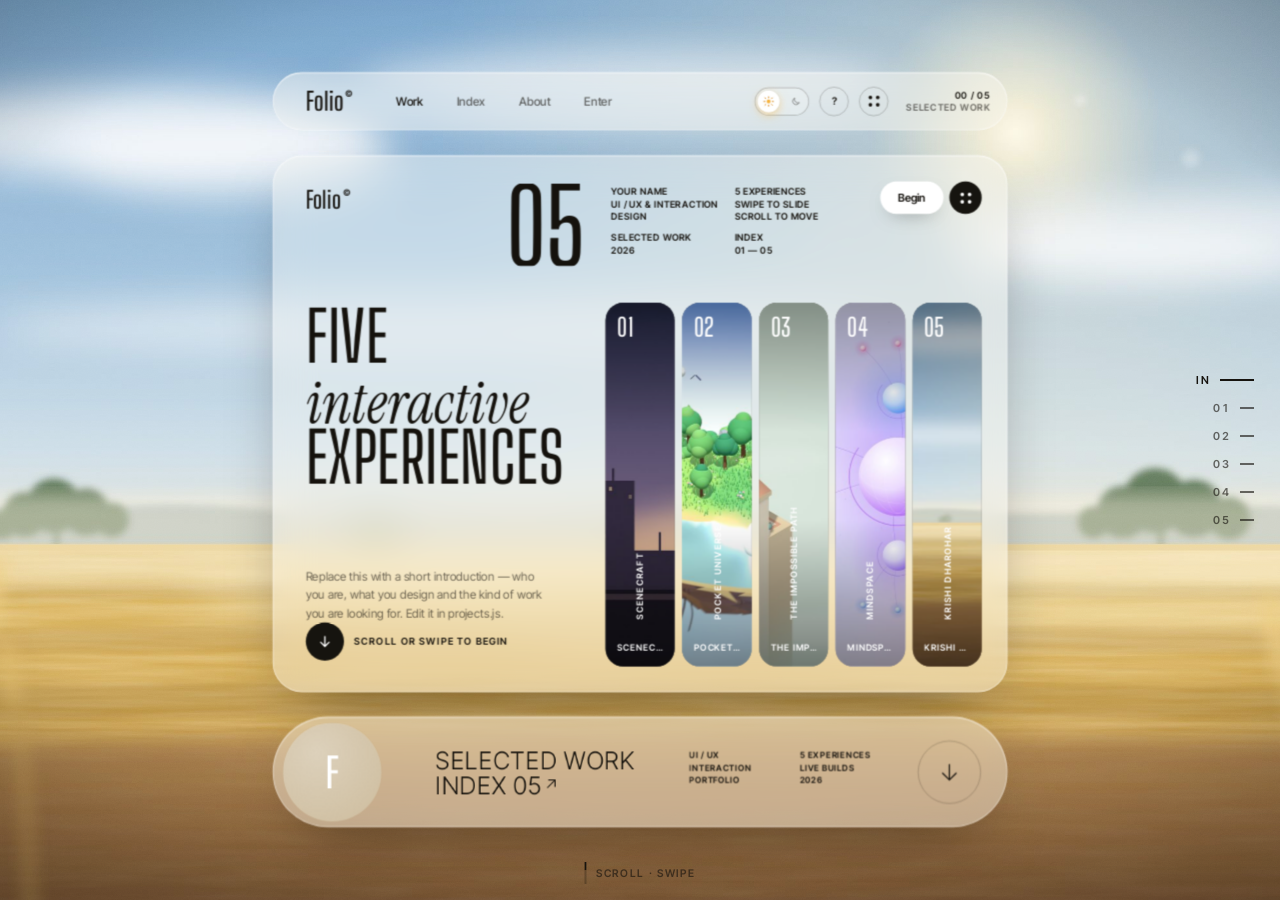
<file: index.html>
<!DOCTYPE html>
<html lang="en">
<head>
<meta charset="utf-8">
<meta name="viewport" content="width=device-width,initial-scale=1">
<title>Folio — Five Interactive Experiences</title>
<meta name="description" content="A UI/UX portfolio of five interactive experiences.">
<link rel="preconnect" href="https://fonts.googleapis.com">
<link rel="preconnect" href="https://fonts.gstatic.com" crossorigin>
<link rel="stylesheet" href="https://fonts.googleapis.com/css2?family=Big+Shoulders+Display:wght@300;400;500;600&family=Inter+Tight:wght@300;400;500;600&family=Instrument+Serif:ital@0;1&display=swap">
<style>
/* =====================================================================
   Layout is drawn on a 1000 × 1029 canvas whose proportions are measured
   from the reference composition (nav · showcase panel · strip), then
   scaled to fit the screen. Below 760px wide a fluid mobile layout is used.
   ===================================================================== */
:root{
  --ease: cubic-bezier(.65,.05,.25,1);
  --ease-out: cubic-bezier(.16,1,.3,1);
  --ink:#15120d; --ink2:rgba(21,18,13,.6); --ink3:rgba(21,18,13,.4);
  --glass: rgba(251,248,241,.44);
  --glass-line: rgba(255,255,255,.62);
  --on:#16130e; --on2:rgba(22,19,14,.62); --on-line:rgba(22,19,14,.28);
  --dark:#16140f;
  --sans:"Inter Tight",system-ui,-apple-system,"Segoe UI",sans-serif;
  --num:"Big Shoulders Display","Inter Tight",sans-serif;
  --serif:"Instrument Serif",Georgia,serif;
  --mx:0; --my:0;
}
*{box-sizing:border-box;margin:0;padding:0}
html,body{height:100%;overflow:hidden;background:#17130e;color:var(--ink);font-family:var(--sans);-webkit-font-smoothing:antialiased}
button{font:inherit;color:inherit;background:none;border:0;cursor:pointer}
img{display:block}
body{opacity:0;transition:opacity .7s ease}
body.night{--glass: rgba(224,228,238,.40);--glass-line: rgba(255,255,255,.30);--on:#fff;--on2:rgba(255,255,255,.72);--on-line:rgba(255,255,255,.6)}
.glass,.nav *,.strip *,.rail button{transition-property:background-color,color,border-color,opacity,transform;transition-duration:.9s}
.dn{position:absolute;inset:0;background-size:cover;background-position:center;transition:opacity 1.5s var(--ease)}
body.night .dn.d{opacity:0}
body:not(.night) .dn.n{opacity:0}
body.no-tr .dn,body.no-tr .glass,body.no-tr .nav *,body.no-tr .strip *{transition:none !important}
body.ready{opacity:1}
:focus-visible{outline:2px solid #fff;outline-offset:3px;border-radius:10px}

/* ---------- environment ---------- */
.env{position:fixed;inset:0;z-index:0;overflow:hidden;background:#17130e}
.env-layer{position:absolute;inset:-4%;opacity:0;transform:translate(calc(var(--mx) * -14px), calc(var(--my) * -10px))}
.env-layer.on{opacity:1}
.env-layer .img{position:absolute;inset:0;transition:filter 1.3s var(--ease);animation:kb 46s ease-in-out infinite alternate}
@keyframes kb{from{transform:scale(1.03) translateX(-1%)}to{transform:scale(1.12) translate(1.2%,-1%)}}
.env-shade{position:absolute;inset:0;background:radial-gradient(130% 100% at 50% 45%,rgba(0,0,0,0) 45%,rgba(14,9,4,.55) 100%);pointer-events:none}
.env-grain{position:absolute;inset:0;pointer-events:none;opacity:.32;mix-blend-mode:overlay;background-image:url("data:image/svg+xml,%3Csvg xmlns='http://www.w3.org/2000/svg' width='160' height='160'%3E%3Cfilter id='n'%3E%3CfeTurbulence type='fractalNoise' baseFrequency='.85' numOctaves='2' stitchTiles='stitch'/%3E%3CfeColorMatrix values='0 0 0 0 .5 0 0 0 0 .5 0 0 0 0 .5 0 0 0 .5 0'/%3E%3C/filter%3E%3Crect width='160' height='160' filter='url(%23n)'/%3E%3C/svg%3E")}

/* ---------- cover + scaled canvas ---------- */
.cover{position:fixed;inset:0;z-index:2;touch-action:none;user-select:none;-webkit-user-select:none}
.stage{position:absolute;left:50%;top:50%;width:1000px;height:1029px;transform-origin:50% 50%}
.glass{background:var(--glass);border:1.5px solid var(--glass-line);
  -webkit-backdrop-filter:blur(26px) saturate(115%);backdrop-filter:blur(26px) saturate(115%);
  box-shadow:inset 0 1.5px 0 rgba(255,255,255,.32),0 40px 90px -40px rgba(14,8,2,.55)}
.label{font-size:14.5px;font-weight:600;letter-spacing:.06em;text-transform:uppercase;line-height:21px}

/* nav — measured: 1000 × 79 */
.nav{position:absolute;left:0;top:0;width:1000px;height:79px;border-radius:80px;display:flex;align-items:center;padding:0 22px 0 44px}
.brand{font-family:var(--num);font-weight:600;font-size:34px;letter-spacing:.02em;line-height:1;color:var(--on)}
.brand sup,.mark sup{font-family:var(--sans);font-size:12px;font-weight:600;vertical-align:top;margin-left:2px}
.nav-links{display:flex;gap:46px;margin-left:58px}
.nav-links button{font-size:16px;font-weight:500;color:var(--on2)}
.nav-links button:hover,.nav-links button.on{color:var(--on)}
.nav-r{margin-left:auto;display:flex;align-items:center;gap:14px;color:var(--on)}
.nav-ic{width:40px;height:40px;border-radius:50%;border:1.5px solid var(--on-line);display:grid;place-items:center;font-size:14px;font-weight:600}
.nav-ic:hover{background:rgba(255,255,255,.22)}
.nav .dots4 i{background:var(--on)}
/* day / night switch */
.dnsw{position:relative;width:74px;height:38px;border-radius:38px;border:1.5px solid var(--on-line);background:rgba(255,255,255,.22);display:flex;align-items:center;justify-content:space-between;padding:0 9px;color:var(--on)}
.dnsw .ic{width:16px;height:16px;opacity:.55;display:grid;place-items:center}
.dnsw .knob{position:absolute;left:3px;top:3px;width:30px;height:30px;border-radius:50%;display:grid;place-items:center;background:#fff;box-shadow:0 0 0 1px rgba(0,0,0,.04),0 4px 14px -2px rgba(255,190,80,.7);transition:transform .7s var(--ease),background-color .7s,box-shadow .7s}
.dnsw .knob svg{position:absolute;transition:opacity .5s,transform .7s var(--ease)}
.dnsw .knob .s{opacity:1;transform:rotate(0)}.dnsw .knob .m{opacity:0;transform:rotate(-90deg) scale(.6)}
body.night .dnsw .knob{transform:translateX(36px);background:#1c2440;box-shadow:0 0 0 1px rgba(255,255,255,.1),0 4px 16px -2px rgba(150,180,255,.6)}
body.night .dnsw .knob .s{opacity:0;transform:rotate(90deg) scale(.6)}body.night .dnsw .knob .m{opacity:1;transform:none}
.dnsw:hover{background:rgba(255,255,255,.34)}
.dnlabel{position:absolute;top:100%;left:50%;transform:translate(-50%,8px);font-size:10px;font-weight:600;letter-spacing:.14em;text-transform:uppercase;white-space:nowrap;opacity:0;pointer-events:none;transition:opacity .3s}
.dnsw:hover .dnlabel{opacity:.8}
@media (hover:none){.dnlabel{display:none}}
.nav-txt{text-align:right;font-size:12.5px;font-weight:600;letter-spacing:.08em;text-transform:uppercase;line-height:16px;margin-left:10px}
.nav-txt .c{font-variant-numeric:tabular-nums}
.nav-txt .m{opacity:.6}

/* panel — measured: top 113, 1000 × 731 */
.panel{position:absolute;left:0;top:113px;width:1000px;height:731px;border-radius:40px;overflow:hidden}
.scene{position:absolute;inset:0}
.mark{position:absolute;left:44px;top:44px;font-family:var(--num);font-weight:600;font-size:32px;letter-spacing:.02em;color:var(--ink);line-height:1}
.bignum{position:absolute;left:316px;top:38px;height:112px;overflow:hidden;font-family:var(--num);font-weight:500;font-size:142px;line-height:.82;letter-spacing:-.01em;color:var(--ink);display:flex}
.bignum span{display:block}
.col{position:absolute;top:40px;color:var(--ink)}
.col.c1{left:460px;width:160px}.col.c2{left:628px;width:170px}
.col .label{font-size:12.5px;line-height:17px;letter-spacing:.04em}
.col .gap{height:12px}
.acts{position:absolute;right:34px;top:35px;display:flex;gap:8px}
.btn-w{height:44px;padding:0 24px;border-radius:44px;background:#fff;color:var(--ink);font-size:15px;font-weight:600;box-shadow:0 10px 26px -12px rgba(0,0,0,.35);transition:transform .35s var(--ease-out)}
.btn-w:hover{transform:translateY(-2px)}
.btn-c{width:44px;height:44px;border-radius:50%;background:var(--dark);display:grid;place-items:center;transition:transform .35s var(--ease-out)}
.btn-c:hover{transform:scale(1.07)}
.dots4{display:grid;grid-template-columns:repeat(2,5px);gap:5px}.dots4 i{width:5px;height:5px;border-radius:50%;background:#fff}

/* supporting card — measured: (62,222) 218 × 341 + pill 218 × 39 */
.support{position:absolute;left:62px;top:222px;width:218px;height:341px;border-radius:28px;overflow:hidden;cursor:pointer;background:#cbb998}
.support .it{position:absolute;inset:0}
.support img{position:absolute;inset:0;width:100%;height:100%;object-fit:cover;object-position:50% 30%;transition:transform 1.2s var(--ease-out)}
.support:hover img{transform:scale(1.05)}
.support .sh{position:absolute;inset:0;background:linear-gradient(180deg,rgba(0,0,0,.42),rgba(0,0,0,0) 40%,rgba(0,0,0,0) 72%,rgba(0,0,0,.18))}
.support .cap{position:absolute;left:20px;top:20px;color:#fff}
.support .cap b{display:block;font-family:var(--num);font-weight:600;font-size:38px;line-height:.92;letter-spacing:.02em;text-transform:uppercase}
.support .cap span{font-size:12px;font-weight:600;letter-spacing:.12em;text-transform:uppercase}
.support .zm{position:absolute;right:14px;bottom:14px;width:48px;height:48px;border-radius:50%;background:var(--dark);display:grid;place-items:center;transition:transform .35s var(--ease-out)}
.support:hover .zm{transform:scale(1.08)}
.support.ph{background:rgba(255,255,255,.2);border:1.5px dashed rgba(21,18,13,.2)}
.spill{position:absolute;left:62px;top:583px;width:218px;height:39px;border-radius:40px;background:rgba(255,255,255,.62);display:flex;align-items:center;gap:10px;padding:0 14px 0 5px;white-space:nowrap;font-size:10.5px;font-weight:600;letter-spacing:.1em;text-transform:uppercase;overflow:hidden}
.spill .ic{width:30px;height:30px;border-radius:50%;background:#fff;display:grid;place-items:center;flex-shrink:0}
.spill .v{margin-left:auto;color:var(--ink3)}
.spill .it{display:flex;align-items:center;gap:10px;width:100%}

/* hero — measured: (301,222) to the panel's bottom-right corner, 699 × 509 */
.hero{position:absolute;left:301px;top:222px;right:0;bottom:0;border-radius:28px 0 0 0;overflow:hidden;cursor:grab;background:#b9a27f}
.cover.dragging .hero{cursor:grabbing}
.hbg{position:absolute;inset:-3%;background-size:cover;background-position:center;transition:filter 1.3s var(--ease);transform:translate(calc(var(--mx) * -10px), calc(var(--my) * -6px)) scale(1.04)}
.hbg::after{content:"";position:absolute;inset:0;background:linear-gradient(180deg,rgba(20,14,6,.34),rgba(20,14,6,0) 30%),radial-gradient(110% 90% at 46% 42%,rgba(0,0,0,0) 45%,rgba(16,9,2,.3) 100%)}
.mound{position:absolute;left:12%;width:62%;bottom:-62px;height:150px;border-radius:50%;background:radial-gradient(closest-side,rgba(92,62,32,.9),rgba(92,62,32,.55) 55%,rgba(92,62,32,0));filter:blur(4px);transform:translateX(calc(var(--mx) * -4px))}
.hlabel{position:absolute;left:34px;top:30px;color:#fff;z-index:4;text-shadow:0 1px 16px rgba(0,0,0,.28);overflow:hidden}
.hlabel b{display:block;font-family:var(--num);font-weight:600;font-size:40px;line-height:.9;letter-spacing:.02em}
.hlabel .it span{display:block;font-size:12.5px;font-weight:600;letter-spacing:.12em;text-transform:uppercase;margin-top:4px}
.prog{position:absolute;left:503px;width:163px;top:28px;height:2px;display:flex;gap:5px;z-index:4}
.prog i{flex:1;height:2px;background:rgba(255,255,255,.32);position:relative;overflow:hidden;border-radius:2px}
.prog i b{position:absolute;inset:0;width:0;background:#fff}
.prog i.done b{width:100%}

.sphere-wrap{position:absolute;left:96px;top:46px;width:430px;height:430px;z-index:2;transform:translate(calc(var(--mx) * 8px), calc(var(--my) * 6px))}
.sphere{position:absolute;inset:0;border-radius:50%;overflow:hidden;
  background:radial-gradient(circle at 50% 60%,rgba(255,255,255,0) 56%,rgba(255,255,255,.12) 70%,rgba(255,255,255,.42) 97%);
  box-shadow:inset 0 0 0 1.5px rgba(255,255,255,.45),inset -18px -24px 50px rgba(255,255,255,.16),inset 14px 18px 40px rgba(40,25,10,.12),0 40px 60px -30px rgba(30,16,4,.45);
  -webkit-backdrop-filter:blur(.6px) saturate(118%) brightness(1.04);backdrop-filter:blur(.6px) saturate(118%) brightness(1.04)}
.sphere .objs{position:absolute;inset:0}
.sphere .objs .it{position:absolute;inset:0;display:grid;place-items:center}
.sphere .glare{position:absolute;inset:0;border-radius:50%;pointer-events:none;z-index:3;
  background:radial-gradient(ellipse 34% 22% at 30% 22%,rgba(255,255,255,.55),rgba(255,255,255,0) 70%),
             radial-gradient(ellipse 18% 9% at 70% 84%,rgba(255,255,255,.35),rgba(255,255,255,0) 70%),
             linear-gradient(140deg,rgba(255,255,255,.12),rgba(255,255,255,0) 40%,rgba(255,255,255,0) 70%,rgba(255,255,255,.1))}
.sphere-wrap .wob{position:absolute;inset:0}
.device{position:relative;width:189px;height:336px;border-radius:24px;padding:6px;background:#100d09;box-shadow:0 30px 50px -22px rgba(10,5,0,.7),0 0 0 1px rgba(255,255,255,.08) inset}
.device.land{width:338px;height:216px;border-radius:18px;padding:5px}
.device.land .screen{border-radius:13px}
.device .screen{position:relative;width:100%;height:100%;border-radius:18px;overflow:hidden;background:#f4ead6}
.device .screen img{position:absolute;inset:0;width:100%;height:100%;object-fit:cover}
.device .screen iframe{position:absolute;left:0;top:0;border:0;transform-origin:0 0;pointer-events:none;opacity:0;transition:opacity .6s ease}
.device .screen iframe.on{opacity:1}
.ghostnum{font-family:var(--num);font-weight:300;font-size:210px;line-height:.8;color:rgba(255,255,255,.55)}

.bub{position:absolute;border-radius:50%;z-index:3;pointer-events:none;
  background:radial-gradient(circle at 34% 30%,rgba(255,255,255,.75) 0,rgba(255,255,255,.18) 14%,rgba(255,255,255,0) 32%),radial-gradient(circle at 50% 55%,rgba(255,255,255,0) 52%,rgba(255,255,255,.2) 72%,rgba(255,255,255,.6) 97%);
  box-shadow:inset 0 0 0 1px rgba(255,255,255,.45),0 14px 24px -14px rgba(30,16,4,.4);
  -webkit-backdrop-filter:blur(.5px) brightness(1.06);backdrop-filter:blur(.5px) brightness(1.06)}
.bub-p{position:absolute;z-index:3;pointer-events:none;transform:translate(calc(var(--mx) * var(--z) * 1px), calc(var(--my) * var(--z) * 1px))}
@keyframes float{from{transform:translateY(-9px)}to{transform:translateY(9px)}}
.bub-p .bub{position:relative}
.bf{animation:float var(--d,8s) ease-in-out infinite alternate;animation-delay:var(--dl,0s)}

.chip{position:absolute;left:28px;top:214px;z-index:5;height:38px;display:flex;align-items:center;gap:12px;padding:0 5px 0 14px;border-radius:40px;background:rgba(36,30,22,.56);-webkit-backdrop-filter:blur(14px);backdrop-filter:blur(14px);color:#fff;border:1px solid rgba(255,255,255,.16);transform:translate(calc(var(--mx) * 12px), calc(var(--my) * 8px));overflow:hidden}
.chip .it{display:flex;align-items:center;gap:12px}
.chip .t{font-size:10.5px;font-weight:600;letter-spacing:.1em;text-transform:uppercase;line-height:1.25;white-space:nowrap}
.chip .t small{display:block;font-size:9.5px;letter-spacing:.02em;text-transform:none;font-weight:500;opacity:.7}
.chip .v{font-size:12px;font-weight:600;font-variant-numeric:tabular-nums}
.chip .d{width:28px;height:28px;border-radius:50%;background:rgba(255,255,255,.16);display:grid;place-items:center}
.chip .d i{width:9px;height:9px;border-radius:50%;background:#fff}

.cta{position:absolute;right:22px;bottom:22px;z-index:5;display:flex;align-items:center;gap:6px}
.cta .l{height:44px;padding:0 20px;border-radius:44px;background:var(--dark);color:#fff;font-size:14px;font-weight:600;display:flex;align-items:center;transition:background .25s}
.cta .p{width:44px;height:44px;border-radius:50%;background:var(--dark);display:grid;place-items:center;transition:transform .35s var(--ease-out),background .25s}
.cta:hover .l,.cta:hover .p{background:#000}.cta:hover .p{transform:rotate(90deg)}
.native{position:absolute;left:34px;bottom:30px;z-index:4;color:#fff;font-family:var(--serif);font-style:italic;font-size:30px;text-shadow:0 1px 16px rgba(0,0,0,.35);overflow:hidden}

/* intro scene */
.intro .ititle{position:absolute;left:44px;top:206px;font-family:var(--num);font-weight:500;font-size:94px;line-height:.86;letter-spacing:.005em;text-transform:uppercase;color:var(--ink)}
.intro .ititle span{display:block;overflow:hidden}
.intro .ititle span i{display:block;font-style:normal}
.intro .ititle em{font-family:var(--serif);font-style:italic;font-weight:400;text-transform:none;font-size:.82em;letter-spacing:0}
.intro .ilead{position:absolute;left:44px;top:560px;width:330px;font-size:16px;line-height:1.55;color:var(--ink2)}
.intro .begin{position:absolute;left:44px;bottom:42px;display:flex;align-items:center;gap:14px;font-size:13px;font-weight:600;letter-spacing:.12em;text-transform:uppercase}
.intro .begin .btn-c{width:52px;height:52px}
.deck{position:absolute;left:452px;top:200px;right:34px;bottom:34px;display:flex;gap:10px}
.dcard{position:relative;flex:1;min-width:0;border-radius:24px;overflow:hidden;cursor:pointer;transition:flex 0.8s var(--ease),transform .6s var(--ease-out);background:#4a4740}
.deck:hover .dcard{flex:.8}
.deck .dcard:hover{flex:3.2}
.dcard .bg{position:absolute;inset:-4%;background-size:cover;background-position:center;transition:transform 1.2s var(--ease-out)}
.dcard:hover .bg{transform:scale(1.06)}
.dcard .sh{position:absolute;inset:0;background:linear-gradient(180deg,rgba(0,0,0,.35),rgba(0,0,0,0) 35%,rgba(0,0,0,0) 60%,rgba(0,0,0,.45))}
.dcard .n{position:absolute;left:16px;top:16px;color:#fff;font-family:var(--num);font-weight:600;font-size:34px;line-height:1}
.dcard .t{position:absolute;left:16px;bottom:18px;right:16px;color:#fff;font-size:12px;font-weight:600;letter-spacing:.1em;text-transform:uppercase;line-height:1.35;white-space:nowrap;overflow:hidden;text-overflow:ellipsis}
.dcard .dv{position:absolute;left:50%;top:52%;width:120px;transform:translate(-50%,-50%);border-radius:14px;padding:4px;background:#100d09;opacity:0;transition:opacity .5s,transform .8s var(--ease-out)}
.dcard .dv img{width:100%;border-radius:10px}
.dcard .dv.land{width:180px;border-radius:10px;padding:3px}
.dcard .dv.land img{border-radius:7px}
.dcard:hover .dv{opacity:1;transform:translate(-50%,-52%)}
.dcard .g{position:absolute;left:50%;top:50%;transform:translate(-50%,-50%);font-family:var(--num);font-weight:300;font-size:120px;color:rgba(255,255,255,.22);line-height:.8}
.dcard .vt{position:absolute;left:50%;bottom:64px;transform:translateX(-50%) rotate(180deg);writing-mode:vertical-rl;color:#fff;font-size:12px;font-weight:600;letter-spacing:.14em;text-transform:uppercase;white-space:nowrap;transition:opacity .4s}
.deck .dcard:hover .vt{opacity:0}

/* strip — measured: top 877, 1000 × 151 */
.strip{position:absolute;left:0;top:877px;width:1000px;height:151px;border-radius:151px;overflow:hidden}
.sscene{position:absolute;inset:0}
.thumb{position:absolute;left:13px;top:8px;width:134px;height:134px;border-radius:50%;overflow:hidden;background:#cbb998}
.thumb .it{position:absolute;inset:0}
.thumb img{width:100%;height:100%;object-fit:cover;object-position:50% 20%}
.thumb .mono{width:100%;height:100%;display:grid;place-items:center;font-family:var(--num);font-weight:600;font-size:56px;color:#fff;background:radial-gradient(circle at 35% 30%,rgba(255,255,255,.35),rgba(255,255,255,.06))}
.tzoom{position:absolute;left:107px;top:92px;width:48px;height:48px;border-radius:50%;background:var(--dark);display:grid;place-items:center;z-index:2;transition:transform .35s var(--ease-out)}
.tzoom:hover{transform:scale(1.08)}
.stitle{position:absolute;left:220px;top:42px;max-width:320px;overflow:hidden;color:var(--on);font-weight:300;font-size:33px;line-height:34px;text-transform:uppercase;letter-spacing:.02em;white-space:nowrap}
.stitle .l{display:block;overflow:hidden}
.stitle .l .it{display:block}
.stitle sup{font-size:22px;vertical-align:top;margin-left:4px;font-weight:300}
.smeta{position:absolute;top:44px;color:var(--on);font-size:12px;font-weight:600;letter-spacing:.08em;text-transform:uppercase;line-height:17px;overflow:hidden}
.smeta.m1{left:566px;width:140px}.smeta.m2{left:716px;width:150px}
.smeta{white-space:nowrap;font-size:11.5px !important}
.shint{display:none;position:absolute;left:800px;top:48px;color:rgba(255,255,255,.7);font-size:11px;font-weight:600;letter-spacing:.12em;text-transform:uppercase;line-height:20px}
.shint b{display:inline-block;width:22px;height:1px;background:currentColor;vertical-align:middle;margin-right:8px;position:relative;overflow:hidden}
.bigarrow{position:absolute;right:35px;top:32px;width:86px;height:86px;border-radius:50%;border:1.5px solid var(--on-line);display:grid;place-items:center;color:var(--on);transition:background .3s,transform .5s var(--ease-out)}
.bigarrow:hover{background:rgba(255,255,255,.16);transform:rotate(-8deg)}
.bigarrow svg{transition:transform .5s var(--ease-out)}

/* side rail */
.rail{position:fixed;right:26px;top:50%;transform:translateY(-50%);z-index:3;display:flex;flex-direction:column;gap:14px;align-items:flex-end}
.rail button{display:flex;align-items:center;gap:10px;color:var(--on2);font-size:11px;font-weight:600;letter-spacing:.12em;font-variant-numeric:tabular-nums;transition:color .3s}
.rail button i{width:14px;height:1.5px;background:currentColor;transition:width .5s var(--ease)}
.rail button.on{color:var(--on)}.rail button.on i{width:34px}
.rail button:hover{color:var(--on)}
.scrollcue{position:fixed;left:50%;bottom:16px;transform:translateX(-50%);z-index:3;color:var(--on2);font-size:10.5px;font-weight:600;letter-spacing:.16em;text-transform:uppercase;display:flex;align-items:center;gap:10px;pointer-events:none;transition:opacity .4s}
.scrollcue i{width:1.5px;height:22px;background:var(--on-line);position:relative;overflow:hidden}
.scrollcue i::after{content:"";position:absolute;left:0;right:0;height:8px;background:var(--on);animation:cue 2s var(--ease) infinite}
@keyframes cue{from{transform:translateY(-8px)}to{transform:translateY(22px)}}

/* custom drag cursor */
.cursor{position:fixed;left:0;top:0;z-index:40;width:74px;height:74px;margin:-37px 0 0 -37px;border-radius:50%;pointer-events:none;display:grid;place-items:center;color:#fff;font-size:10.5px;font-weight:600;letter-spacing:.14em;text-transform:uppercase;background:rgba(22,18,12,.38);border:1px solid rgba(255,255,255,.4);-webkit-backdrop-filter:blur(8px);backdrop-filter:blur(8px);opacity:0;transform:scale(.5);transition:opacity .25s,transform .35s var(--ease-out),width .3s,height .3s}
.cursor.on{opacity:1;transform:scale(1)}
.cursor.small{transform:scale(.45)}
.fine .hero,.fine .deck,.fine .dcard{cursor:none}.fine .hero button{cursor:pointer}

/* sheets */
.sheet-wrap{position:fixed;inset:0;z-index:30;display:none;align-items:center;justify-content:center;background:rgba(14,9,4,.3)}
.sheet-wrap.open{display:flex}
.sheet{width:min(560px,calc(100vw - 32px));border-radius:30px;padding:24px;background:rgba(240,233,222,.62);border:1.5px solid var(--glass-line);-webkit-backdrop-filter:blur(26px);backdrop-filter:blur(26px)}
.sheet h3{font-family:var(--num);font-weight:500;font-size:30px;margin-bottom:12px;display:flex;justify-content:space-between;align-items:center}
.sheet .x{width:40px;height:40px;border-radius:50%;border:1px solid rgba(21,18,13,.18);font-size:15px}
.plist{display:grid;gap:6px}
.plist button{display:grid;grid-template-columns:56px 1fr auto;align-items:center;gap:14px;padding:10px 12px;border-radius:16px;text-align:left;transition:background .25s}
.plist button:hover,.plist button.cur{background:rgba(255,255,255,.5)}
.plist .n{font-family:var(--num);font-size:32px;font-weight:500;line-height:1}
.plist .t{font-size:15px;font-weight:500}
.plist .c{font-size:10px;font-weight:600;letter-spacing:.12em;text-transform:uppercase;color:var(--ink3)}
.about p{font-size:15px;line-height:1.6;color:var(--ink2);margin-top:8px}
.about .who{font-size:19px;font-weight:500;color:var(--ink)}
.keys{display:grid;grid-template-columns:auto 1fr;gap:6px 14px;font-size:13px;margin-top:14px;color:var(--ink2)}
.keys b{color:var(--ink);font-weight:600}

/* experience layer */
.xp{position:fixed;inset:0;z-index:20;display:none;background:#0e0c09}
.xp.open{display:block}
.xp-frame{position:absolute;inset:0;width:100%;height:100%;border:0;background:#111;visibility:hidden}
.xp-frame.on{visibility:visible}
.xp-poster{position:fixed;z-index:21;overflow:hidden;pointer-events:none}
.xp-poster > .hero{position:absolute !important;left:0 !important;top:0 !important;right:auto !important;bottom:auto !important;border-radius:0}
.xp-ph{display:flex;align-items:center;justify-content:center;color:#fff;text-align:center;padding:30px}
.xp-ph .in{max-width:520px}
.xp-ph .g{font-family:var(--num);font-weight:300;font-size:min(36vw,260px);line-height:.8;opacity:.18}
.xp-ph h2{font-family:var(--num);font-weight:500;font-size:40px;margin:14px 0 8px}
.xp-ph p{font-size:14px;line-height:1.6;opacity:.75}
.xp-ph code{font-size:12.5px;background:rgba(255,255,255,.12);padding:2px 7px;border-radius:6px}
.hud{position:fixed;left:16px;bottom:16px;z-index:25;display:flex;align-items:center;gap:2px;height:48px;padding:0 5px;border-radius:48px;background:rgba(18,16,12,.62);border:1px solid rgba(255,255,255,.14);-webkit-backdrop-filter:blur(16px);backdrop-filter:blur(16px);color:#fff;box-shadow:0 14px 40px -14px rgba(0,0,0,.6);transition:opacity .35s}
.hud[hidden]{display:none}
.hud .b{height:38px;min-width:38px;border-radius:38px;display:flex;align-items:center;justify-content:center;gap:8px;padding:0 12px;font-size:12.5px;font-weight:500;transition:background .2s}
.hud .b:hover{background:rgba(255,255,255,.12)}
.hud .sep{width:1px;height:20px;background:rgba(255,255,255,.18);margin:0 3px}
.hud .now{font-size:12.5px;font-weight:600;padding:0 6px;font-variant-numeric:tabular-nums;white-space:nowrap}
.hud .now span{opacity:.6;font-weight:400;margin-left:6px}
.hud.collapsed .full{display:none}.hud:not(.collapsed) .mini{display:none}
.hud.idle{opacity:.5}.hud:hover{opacity:1}
.hud.right{left:auto;right:16px}
.edge{position:fixed;top:0;bottom:0;width:14px;z-index:22;touch-action:none}
.edge.l{left:0}.edge.r{right:0}
.edge i{position:absolute;top:50%;width:30px;height:64px;margin-top:-32px;border-radius:30px;background:rgba(18,16,12,.55);display:grid;place-items:center;opacity:0;transition:opacity .25s,transform .3s var(--ease-out);pointer-events:none}
.edge.l i{left:6px;transform:translateX(-8px)}.edge.r i{right:6px;transform:translateX(8px)}
.edge:hover i,.edge.active i{opacity:1;transform:none}
.flash{position:fixed;left:50%;top:50%;z-index:26;transform:translate(-50%,-50%);padding:16px 26px;border-radius:22px;background:rgba(18,16,12,.6);-webkit-backdrop-filter:blur(16px);backdrop-filter:blur(16px);color:#fff;text-align:center;pointer-events:none;opacity:0;border:1px solid rgba(255,255,255,.14)}
.flash b{display:block;font-family:var(--num);font-weight:500;font-size:44px;line-height:1}
.flash span{font-size:10px;font-weight:600;letter-spacing:.14em;text-transform:uppercase;opacity:.75}
.sr{position:absolute;width:1px;height:1px;overflow:hidden;clip:rect(0 0 0 0)}
.it{will-change:transform,opacity}

/* ---------- mobile: fluid layout ---------- */
@media (max-width:760px){
  .stage{position:absolute;left:10px;right:10px;top:10px;bottom:10px;width:auto;height:auto;transform:none !important}
  .nav{width:100%;height:52px;padding:0 6px 0 18px}
  .brand{font-size:26px}
  .nav-links,.nav-ic.hide-m{display:none}
  .nav-txt{font-size:11px;line-height:14px}
  .dnsw{width:62px;height:34px}.dnsw .knob{width:26px;height:26px}body.night .dnsw .knob{transform:translateX(28px)}.dnsw .ic{display:none}
  .nav-r{gap:8px}
  .panel{top:62px;bottom:86px;width:100%;height:auto;border-radius:28px}
  .strip{top:auto;bottom:0;width:100%;height:76px;border-radius:76px}
  .mark,.col,.acts,.support,.spill,.native,.chip{display:none}
  .bignum{left:18px;top:16px;font-size:76px;height:62px}
  .mtitle{display:block !important;position:absolute;left:120px;top:22px;right:16px;font-size:11.5px;font-weight:600;letter-spacing:.1em;text-transform:uppercase;line-height:16px;color:var(--ink)}
  .hero{left:10px;top:92px;right:10px;bottom:10px;border-radius:22px}
  .hlabel{left:18px;top:16px}.hlabel b{font-size:30px}
  .prog{left:auto;right:16px;top:22px;width:34%}
  .sphere-wrap{left:50%;top:46%;width:min(76vw,52vh);height:min(76vw,52vh);margin:calc(min(76vw,52vh) / -2) 0 0 calc(min(76vw,52vh) / -2)}
  .device{width:calc(min(76vw,52vh) * .44);height:calc(min(76vw,52vh) * .78);border-radius:18px;padding:5px}
  .device .screen{border-radius:14px}
  .device.land{width:calc(min(76vw,52vh) * .8);height:calc(min(76vw,52vh) * .5);border-radius:14px;padding:4px}
  .device.land .screen{border-radius:10px}
  .cta{left:12px;right:12px;bottom:12px}
  .cta .l{flex:1;justify-content:center;height:48px}.cta .p{width:48px;height:48px}
  .thumb{left:8px;top:8px;width:60px;height:60px}
  .tzoom,.smeta,.shint{display:none}
  .stitle{left:82px;top:16px;font-size:19px;line-height:21px}
  .stitle sup{font-size:11px}
  .bigarrow{right:8px;top:8px;width:60px;height:60px}
  .rail,.scrollcue{display:none}
  .intro .ititle{left:18px;top:92px;font-size:56px}
  .intro .ilead{left:18px;top:auto;bottom:250px;width:auto;right:18px;font-size:14px}
  .deck{left:10px;right:10px;top:auto;bottom:70px;height:160px}
  .dcard .vt,.dcard .g,.dcard .t,.dcard .dv{display:none}
  .dcard .n{font-size:26px;left:10px;top:10px}
  .deck:hover .dcard,.deck .dcard:hover{flex:1}
  .intro .begin{left:18px;bottom:18px}
  .intro .begin .btn-c{width:40px;height:40px}
  .hud{left:50%;transform:translateX(-50%);bottom:10px}
  .hud.right{left:auto;right:10px;transform:none;bottom:auto;top:72px}
  .cursor{display:none}
}
@media (max-width:760px) and (max-height:700px){.deck{display:none}.intro .ilead{bottom:80px}}
@media (prefers-reduced-motion: reduce){
  .env-layer .img,.bf,.scrollcue i::after{animation:none}
  *,*::before,*::after{transition-duration:.01ms !important}
}
</style>
</head>
<body class="no-tr">
<div class="env" id="env" aria-hidden="true"><div class="env-shade"></div><div class="env-grain"></div></div>

<main class="cover" id="cover">
  <div class="stage" id="stage">
    <nav class="nav glass" aria-label="Portfolio">
      <div class="brand" id="brand"></div>
      <div class="nav-links">
        <button id="nWork" class="on">Work</button>
        <button id="nProjects">Index</button>
        <button id="nAbout">About</button>
        <button id="nEnter">Enter</button>
      </div>
      <div class="nav-r">
        <button class="dnsw" id="dnSwitch" role="switch" aria-checked="false" aria-label="Night background">
          <span class="ic"><svg width="15" height="15" viewBox="0 0 24 24" fill="none" stroke="currentColor" stroke-width="1.8" stroke-linecap="round"><circle cx="12" cy="12" r="4"/><path d="M12 2v2M12 20v2M4.9 4.9l1.4 1.4M17.7 17.7l1.4 1.4M2 12h2M20 12h2M4.9 19.1l1.4-1.4M17.7 6.3l1.4-1.4"/></svg></span>
          <span class="ic"><svg width="14" height="14" viewBox="0 0 24 24" fill="none" stroke="currentColor" stroke-width="1.8" stroke-linejoin="round"><path d="M20 14.5A8 8 0 0 1 9.5 4a8 8 0 1 0 10.5 10.5Z"/></svg></span>
          <i class="knob"><svg class="s" width="16" height="16" viewBox="0 0 24 24" fill="none" stroke="#d98a1c" stroke-width="2" stroke-linecap="round"><circle cx="12" cy="12" r="4" fill="#f6b23c" stroke="none"/><path d="M12 2.5v2M12 19.5v2M4.6 4.6l1.4 1.4M18 18l1.4 1.4M2.5 12h2M19.5 12h2M4.6 19.4 6 18M18 6l1.4-1.4"/></svg><svg class="m" width="15" height="15" viewBox="0 0 24 24"><path d="M20 14.5A8 8 0 0 1 9.5 4a8 8 0 1 0 10.5 10.5Z" fill="#e8ecf8"/></svg></i>
          <span class="dnlabel" id="dnLabel">Night</span>
        </button>
        <button class="nav-ic hide-m" id="nHelp" aria-label="Controls">?</button>
        <button class="nav-ic" id="nMenu" aria-label="All projects"><span class="dots4"><i></i><i></i><i></i><i></i></span></button>
        <div class="nav-txt"><span class="c" id="nCount">00 / 05</span><br><span class="m" id="nSub">Selected work</span></div>
      </div>
    </nav>
    <section class="panel glass" id="panel" aria-roledescription="carousel" aria-label="Showcase"></section>
    <section class="strip glass" id="strip" aria-label="Current"></section>
  </div>
  <p class="sr" id="live" aria-live="polite"></p>
</main>

<div class="rail" id="rail" aria-label="Sections"></div>
<div class="scrollcue" id="cue"><i></i>Scroll · Swipe</div>
<div class="cursor" id="cursor">Drag</div>

<div class="sheet-wrap" id="shProjects" role="dialog" aria-label="All projects"><div class="sheet"><h3>Index <button class="x" aria-label="Close">✕</button></h3><div class="plist" id="plist"></div></div></div>
<div class="sheet-wrap" id="shAbout" role="dialog" aria-label="About"><div class="sheet about"><h3>About <button class="x" aria-label="Close">✕</button></h3><div id="aboutBody"></div></div></div>
<div class="sheet-wrap" id="shHelp" role="dialog" aria-label="Controls"><div class="sheet"><h3>How to explore <button class="x" aria-label="Close">✕</button></h3>
  <div class="keys"><b>Swipe / drag ⟷</b><span>Browse the screens of the current UI, then on to the next project</span><b>Scroll ↕</b><span>Move between the intro and the five projects</span><b>← → ↑ ↓</b><span>Same with the keyboard</span><b>Enter</b><span>Open the working UI full screen</span><b>Esc</b><span>Back to the portfolio</span><b>☀ / ☾  or  D</b><span>Switch the background between day and night</span></div></div></div>

<div class="xp" id="xp" aria-hidden="true"><div id="xpStage" style="position:absolute;inset:0"></div></div>
<div class="edge l" id="edgeL" hidden><i><svg width="12" height="12" viewBox="0 0 16 16" fill="none"><path d="M10 3 5 8l5 5" stroke="#fff" stroke-width="1.8" stroke-linecap="round"/></svg></i></div>
<div class="edge r" id="edgeR" hidden><i><svg width="12" height="12" viewBox="0 0 16 16" fill="none"><path d="m6 3 5 5-5 5" stroke="#fff" stroke-width="1.8" stroke-linecap="round"/></svg></i></div>
<div class="hud" id="hud" hidden>
  <div class="full" style="display:flex;align-items:center;gap:2px">
    <button class="b" id="hBack"><svg width="14" height="14" viewBox="0 0 16 16" fill="none"><path d="M10 3 5 8l5 5" stroke="#fff" stroke-width="1.6" stroke-linecap="round" stroke-linejoin="round"/></svg>Portfolio</button>
    <span class="sep"></span>
    <button class="b" id="hPrev" aria-label="Previous project"><svg width="14" height="14" viewBox="0 0 16 16" fill="none"><path d="M10 3 5 8l5 5" stroke="#fff" stroke-width="1.6" stroke-linecap="round"/></svg></button>
    <div class="now" id="hNow"></div>
    <button class="b" id="hNext" aria-label="Next project"><svg width="14" height="14" viewBox="0 0 16 16" fill="none"><path d="m6 3 5 5-5 5" stroke="#fff" stroke-width="1.6" stroke-linecap="round"/></svg></button>
    <span class="sep"></span>
    <button class="b" id="hCol" aria-label="Collapse controls"><svg width="12" height="12" viewBox="0 0 12 12" fill="none"><path d="M2 6h8" stroke="#fff" stroke-width="1.6" stroke-linecap="round"/></svg></button>
  </div>
  <button class="b mini" id="hExp" aria-label="Show portfolio controls"><span id="hMini">01</span><svg width="12" height="12" viewBox="0 0 12 12" fill="none"><path d="M6 2v8M2 6h8" stroke="#fff" stroke-width="1.6" stroke-linecap="round"/></svg></button>
</div>
<div class="flash" id="flash"><b id="fN"></b><span id="fT"></span></div>

<script src="projects.js"></script>
<script>
(function () {
  "use strict";
  /* ------------------------------------------------------------------ setup */
  var CFG = window.PORTFOLIO, P = CFG.projects, N = P.length;
  var RM = window.matchMedia && matchMedia("(prefers-reduced-motion: reduce)").matches;
  var FINE = window.matchMedia && matchMedia("(pointer:fine)").matches;
  var E = "cubic-bezier(.65,.05,.25,1)", EO = "cubic-bezier(.16,1,.3,1)";
  var $ = function (s, r) { return (r || document).querySelector(s); };
  var $$ = function (s, r) { return Array.prototype.slice.call((r || document).querySelectorAll(s)); };
  var esc = function (s) { return String(s == null ? "" : s).replace(/[&<>"]/g, function (c) { return { "&": "&amp;", "<": "&lt;", ">": "&gt;", '"': "&quot;" }[c]; }); };
  var pad = function (n) { return String(n).padStart(2, "0"); };
  var mobile = function () { return window.innerWidth <= 760; };
  var AUTO_MS = 6500;

  // normalise projects: every project gets at least one slide
  P.forEach(function (p) {
    if (!p.slides || !p.slides.length) p.slides = [{ name: p.placeholder ? "Awaiting files" : p.title, short: p.placeholder ? "Placeholder" : p.title, placeholder: !!p.placeholder }];
    p.deviceSize = p.deviceSize || [1080, 1920];
  });

  // sections: 0 = intro, 1..N = projects
  var S = { sec: 0, slide: 0, mode: "cover", busy: false };
  var running = [];
  function anim(el, kf, o) {
    if (!el) return { finished: Promise.resolve(), cancel: function () {} };
    var a = el.animate(kf, { fill: "both", easing: o.easing || "linear", duration: RM ? 1 : o.duration, delay: RM ? 0 : (o.delay || 0) });
    running.push(a);
    var fin = a.finished.then(function () { var k = running.indexOf(a); if (k > -1) running.splice(k, 1); if (!o.keep) a.cancel(); }, function () { var k = running.indexOf(a); if (k > -1) running.splice(k, 1); });
    return { finished: fin, cancel: function () { a.cancel(); }, finish: function () { a.finish(); } };
  }
  function settle() {
    running.slice().forEach(function (a) { try { a.finish(); } catch (e) {} });
    $$(".old").forEach(function (o) { o.remove(); });
  }

  /* ------------------------------------------------------------------ icons */
  var IC = {
    arrow: '<svg width="16" height="16" viewBox="0 0 14 14" fill="none"><path d="M3 11 11 3M5 3h6v6" stroke="#fff" stroke-width="1.5" stroke-linecap="round"/></svg>',
    plus: '<svg width="16" height="16" viewBox="0 0 14 14" fill="none"><path d="M7 2v10M2 7h10" stroke="#fff" stroke-width="1.6" stroke-linecap="round"/></svg>',
    mag: '<svg width="17" height="17" viewBox="0 0 16 16" fill="none"><circle cx="7" cy="7" r="4.6" stroke="#fff" stroke-width="1.5"/><path d="m10.5 10.5 3 3" stroke="#fff" stroke-width="1.5" stroke-linecap="round"/></svg>',
    big: '<svg width="34" height="34" viewBox="0 0 26 26" fill="none"><path d="M7 19 19 7M9 7h10v10" stroke="currentColor" stroke-width="1.3" stroke-linecap="round" stroke-linejoin="round"/></svg>',
    down: '<svg width="18" height="18" viewBox="0 0 16 16" fill="none"><path d="M8 2v12M3 9l5 5 5-5" stroke="#fff" stroke-width="1.6" stroke-linecap="round" stroke-linejoin="round"/></svg>',
    ring: '<svg width="14" height="14" viewBox="0 0 12 12" fill="none"><circle cx="6" cy="6" r="4.2" stroke="#15120d" stroke-width="1.2" stroke-dasharray="2 2"/></svg>',
  };
  var brandHTML = esc(CFG.brand) + "<sup>©</sup>";

  /* ------------------------------------------------------------------ chrome */
  $("#brand").innerHTML = brandHTML;
  $("#aboutBody").innerHTML = '<p class="who">' + esc(CFG.owner) + '</p><p class="c" style="font-size:10px;letter-spacing:.12em;text-transform:uppercase;font-weight:600;color:var(--ink3)">' + esc(CFG.role) + "</p><p>" + esc(CFG.about) + '</p><p style="font-size:13px">' + esc(CFG.contact) + "</p>";
  $("#rail").innerHTML = '<button data-sec="0"><span>IN</span><i></i></button>' + P.map(function (p, k) { return '<button data-sec="' + (k + 1) + '"><span>' + esc(p.id) + "</span><i></i></button>"; }).join("");

  /* ------------------------------------------------------------------ environment */
  var env = $("#env");
  // two stacked versions of every background: .dn.d (day) and .dn.n (night)
  function dnHTML(bg, kind, small) {
    bg = bg || {};
    var pos = esc(bg.position || "center");
    var pick = function (v) { if (!v) return null; return (small && v.imageSmall) ? v.imageSmall : v.image; };
    var day = pick(bg.day) || bg.image, night = pick(bg.night) || bg.image;
    if (day || night) {
      var nf = bg.night ? "" : ";filter:brightness(.42) saturate(.65) hue-rotate(195deg)";
      return '<div class="dn d" style="background-image:url(\'' + esc(day || night) + "');background-position:" + pos + '"></div>' +
             '<div class="dn n" style="background-image:url(\'' + esc(night || day) + "');background-position:" + pos + nf + '"></div>';
    }
    var c = bg.colors || ["#555", "#222"];
    var g = kind === "radial" ? "radial-gradient(120% 90% at 50% 25%," + c[0] + " 0%," + c[1] + " 75%)" : "linear-gradient(150deg," + c[0] + "," + c[1] + ")";
    return '<div class="dn d" style="background:' + g + ';filter:brightness(1.75) saturate(.8)"></div><div class="dn n" style="background:' + g + '"></div>';
  }
  function envLayer(bg) {
    var d = document.createElement("div"); d.className = "env-layer";
    var im = document.createElement("div"); im.className = "img";
    im.innerHTML = dnHTML(bg, "radial", window.innerWidth < 900);
    d.appendChild(im);
    env.insertBefore(d, $(".env-shade"));
    return d;
  }
  var layers = [envLayer(CFG.intro.background)].concat(P.map(function (p) { return envLayer(p.background || {}); }));

  function setEnv(sec, axis, dir) {
    layers.forEach(function (l, k) {
      if (k === sec) {
        if (!l.classList.contains("on")) {
          l.classList.add("on");
          var from = axis === "y" ? "translateY(" + (dir * 3) + "%) scale(1.04)" : "translateX(" + (dir * 3) + "%) scale(1.04)";
          anim(l, [{ opacity: 0, transform: from }, { opacity: 1, transform: "none" }], { duration: 1100, easing: EO }).finished.then(function () { l.getAnimations().forEach(function (x) { if (x.playState === "finished") x.cancel(); }); });
        }
      } else if (l.classList.contains("on")) {
        var a = anim(l, [{ opacity: 1 }, { opacity: 0 }], { duration: 950, easing: E, delay: 100, keep: true });
        a.finished.then(function () { if (!(S.sec === k)) l.classList.remove("on"); l.getAnimations().forEach(function (x) { x.cancel(); }); });
      }
    });
  }
  function tintEnv() {
    if (S.sec === 0) return;
    var p = P[S.sec - 1], sl = p.slides[S.slide];
    var img = layers[S.sec].querySelector(".img");
    img.style.filter = (sl.tint && sl.tint !== "none") ? sl.tint : "";
    var hb = $(".scene:last-child .hbg", panel);
    if (hb) hb.style.filter = img.style.filter;
  }

  /* ------------------------------------------------------------------ scene builders */
  var panel = $("#panel"), strip = $("#strip");
  function lines(arr) {
    return (arr || []).map(function (t) { return t === "" ? '<div class="gap"></div>' : '<div class="label">' + esc(t) + "</div>"; }).join("");
  }
  function bubbles() {
    // [x, y, size, depth, duration, delay]  (positions in hero units)
    var B = [[78, 58, 92, 22, 7.5, 0], [412, 26, 74, 30, 9, -2], [470, 300, 108, 18, 8.4, -4], [40, 330, 66, 26, 6.8, -1], [560, 150, 44, 34, 7.2, -3], [300, 420, 38, 40, 6.2, -2.5], [610, 360, 30, 38, 7.8, -5]];
    return B.map(function (b) {
      return '<div class="bub-p" style="left:' + b[0] + "px;top:" + b[1] + "px;--z:" + b[3] + '"><div class="bf" style="--d:' + b[4] + "s;--dl:" + b[5] + 's"><div class="bub" style="width:' + b[2] + "px;height:" + b[2] + 'px"></div></div></div>';
    }).join("");
  }
  function isLand(p) { return p.deviceSize[0] > p.deviceSize[1]; }
  function deviceHTML(p, sl) {
    if (sl.placeholder) return '<div class="ghostnum">' + esc(p.id) + "</div>";
    return '<div class="device' + (isLand(p) ? " land" : "") + '"><div class="screen"><img src="' + esc(sl.img) + '" alt="' + esc(p.title + " — " + sl.name) + '" draggable="false"></div></div>';
  }
  function chipHTML(p, si) {
    var sl = p.slides[si];
    return '<span class="t">' + esc(sl.name) + "<small>" + esc(p.category) + '</small></span><span class="v">' + pad(si + 1) + " / " + pad(p.slides.length) + '</span><span class="d"><i></i></span>';
  }
  function nextInfo(pi, si) {
    var p = P[pi];
    if (si < p.slides.length - 1) { var s = p.slides[si + 1]; return { kind: "slide", title: s.short || s.name, sub: "Next screen", img: s.detail || s.img }; }
    if (pi < N - 1) { var q = P[pi + 1], qs = q.slides[0]; return { kind: "project", title: q.placeholder ? q.id : (q.shortTitle || q.title.split(" ")[0]), sub: "Next project · " + q.id, img: qs.detail || qs.img, ph: q.placeholder }; }
    return { kind: "end", title: "Index", sub: "Back to start", img: null, ph: true };
  }
  function supportHTML(pi, si) {
    var n = nextInfo(pi, si);
    var inner = n.img ? '<img src="' + esc(n.img) + '" alt="" draggable="false">' : "";
    return inner + '<div class="sh"></div><div class="cap"><b>' + esc(n.title) + "</b><span>" + esc(n.sub) + '</span></div><span class="zm">' + IC.mag + "</span>";
  }
  function pillHTML(p, si) {
    return '<span class="ic">' + IC.ring + "</span>" + (p.placeholder ? "Awaiting files" : esc(p.slides.length) + " screens") + '<span class="v">' + esc(p.placeholder ? p.id : (p.deviceSize[0] + " × " + p.deviceSize[1])) + "</span>";
  }
  function progHTML(p, si) {
    return p.slides.map(function (_, k) { return '<i class="' + (k < si ? "done" : "") + '"><b></b></i>'; }).join("");
  }

  function buildProjectScene(pi, si) {
    var p = P[pi], sl = p.slides[si];
    var d = document.createElement("div"); d.className = "scene proj";
    var bg = p.background || {};

    d.innerHTML =
      '<div class="mark">' + brandHTML + "</div>" +
      '<div class="bignum"><span>' + esc(p.id) + "</span></div>" +
      '<div class="mtitle" style="display:none">' + esc(p.title) + "<br>" + esc(p.category) + "</div>" +
      '<div class="col c1">' + (p.placeholder ? lines([p.title, "Placeholder", "", "Files", "Not yet added"]) : lines(p.details)) + "</div>" +
      '<div class="col c2">' + (p.placeholder ? lines(["Edit in", "projects.js", "", "Theme", "From the project"]) : lines(p.details2)) + "</div>" +
      '<div class="acts"><button class="btn-w" data-enter>Enter</button><button class="btn-c" data-menu aria-label="All projects"><span class="dots4"><i></i><i></i><i></i><i></i></span></button></div>' +
      '<div class="support' + (p.placeholder && !nextInfo(pi, si).img ? " ph" : "") + '" data-next role="button" aria-label="Next"><div class="it">' + supportHTML(pi, si) + "</div></div>" +
      '<div class="spill"><div class="it">' + pillHTML(p, si) + "</div></div>" +
      '<div class="hero" data-hero>' +
        '<div class="hbg">' + dnHTML(bg, "linear", false) + '</div><div class="mound"></div>' +
        '<div class="hlabel"><b>' + esc(p.id) + '</b><div class="it"><span>' + esc(sl.name) + "</span></div></div>" +
        '<div class="prog">' + progHTML(p, si) + "</div>" +
        '<div class="sphere-wrap"><div class="wob"><div class="sphere"><div class="objs"><div class="it">' + deviceHTML(p, sl) + '</div></div><div class="glare"></div></div></div></div>' +
        bubbles() +
        '<div class="chip"><div class="it">' + chipHTML(p, si) + "</div></div>" +
        (sl.native ? '<div class="native"><div class="it">' + esc(sl.native) + "</div></div>" : (p.native ? '<div class="native"><div class="it">' + esc(p.native) + "</div></div>" : '<div class="native"><div class="it"></div></div>')) +
        '<button class="cta" data-enter><span class="l">Enter experience</span><span class="p">' + IC.plus + "</span></button>" +
      "</div>";
    if (p.placeholder) { d.querySelector(".mound").style.opacity = ".25"; }
    return d;
  }
  function buildIntroScene() {
    var I = CFG.intro, d = document.createElement("div"); d.className = "scene intro";
    var cards = P.map(function (p, k) {
      var bg = p.background || {};

      var s0 = p.slides[0];
      return '<div class="dcard" data-go="' + (k + 1) + '" role="button" aria-label="Open project ' + esc(p.id) + '"><div class="bg">' + dnHTML(bg, "linear", true) + '</div><div class="sh"></div>' +
        (s0.img ? '<div class="dv' + (isLand(p) ? " land" : "") + '"><img src="' + esc(s0.img) + '" alt="" draggable="false"></div>' : '<div class="g">' + esc(p.id) + "</div>") +
        '<div class="n">' + esc(p.id) + '</div><div class="vt">' + esc(p.placeholder ? "Awaiting files" : p.title) + '</div><div class="t">' + esc(p.title) + " · " + esc(p.category) + "</div></div>";
    }).join("");
    var t = I.titleLines;
    d.innerHTML =
      '<div class="mark">' + brandHTML + "</div>" +
      '<div class="bignum"><span>' + pad(N) + "</span></div>" +
      '<div class="mtitle" style="display:none">' + esc(I.kicker) + "<br>" + esc(CFG.role) + "</div>" +
      '<div class="col c1">' + lines([CFG.owner, CFG.role, "", I.kicker, I.year]) + "</div>" +
      '<div class="col c2">' + lines([N + " experiences", "Swipe to slide", "Scroll to move", "", "Index", "01 — " + pad(N)]) + "</div>" +
      '<div class="acts"><button class="btn-w" data-begin>Begin</button><button class="btn-c" data-menu aria-label="All projects"><span class="dots4"><i></i><i></i><i></i><i></i></span></button></div>' +
      '<div class="ititle"><span><i>' + esc(t[0]) + '</i></span><span><i><em>' + esc(t[1]) + "</em></i></span><span><i>" + esc(t[2]) + "</i></span></div>" +
      '<p class="ilead">' + esc(CFG.about.length < 140 ? CFG.about : "A curated collection of interactive interfaces — each with its own theme, its own interactions, and a working build you can step into.") + "</p>" +
      '<button class="begin" data-begin><span class="btn-c">' + IC.down + "</span>Scroll or swipe to begin</button>" +
      '<div class="deck">' + cards + "</div>";
    return d;
  }
  function buildStripScene(sec, si) {
    var d = document.createElement("div"); d.className = "sscene";
    if (sec === 0) {
      d.innerHTML = '<div class="thumb"><div class="it"><div class="mono">' + esc(CFG.brand.charAt(0)) + "</div></div></div>" +
        '<div class="stitle"><span class="l"><span class="it">' + esc(CFG.intro.kicker) + '</span></span><span class="l"><span class="it">Index ' + pad(N) + "<sup>↗</sup></span></span></div>" +
        '<div class="smeta m1">UI / UX<br>Interaction<br>Portfolio</div><div class="smeta m2">' + N + " experiences<br>Live builds<br>" + esc(CFG.intro.year) + "</div>" +
        '<div class="shint"><b></b>Swipe ⟷<br><b></b>Scroll ↕</div>' +
        '<button class="bigarrow" data-begin aria-label="Begin">' + IC.big.replace('M7 19 19 7M9 7h10v10', 'M13 5v16M6 14l7 7 7-7') + "</button>";
      return d;
    }
    var p = P[sec - 1], sl = p.slides[si];
    d.innerHTML = '<div class="thumb"><div class="it">' + (sl.img ? '<img src="' + esc(sl.img) + '" alt="" draggable="false">' : '<div class="mono">' + esc(p.id) + "</div>") + "</div></div>" +
      '<button class="tzoom" data-enter aria-label="Enter experience">' + IC.mag + "</button>" +
      '<div class="stitle"><span class="l"><span class="it">' + esc(p.shortTitle || p.title) + '</span></span><span class="l s2"><span class="it">' + esc(sl.short || sl.name) + " " + pad(si + 1) + "<sup>↗</sup></span></span></div>" +
      '<div class="smeta m1"><div class="it">' + (p.meta1 || [p.category, p.placeholder ? "Placeholder" : "", p.year || ""]).map(esc).join("<br>") + "</div></div>" +
      '<div class="smeta m2"><div class="it">' + (p.meta2 || ["Project " + p.id, p.slides.length + " screen", ""]).map(esc).join("<br>") + "</div></div>" +
      '<div class="shint"><b></b>Swipe ⟷<br><b></b>Scroll ↕</div>' +
      '<button class="bigarrow" data-nextstep aria-label="Next">' + IC.big + "</button>";
    return d;
  }

  /* ------------------------------------------------------------------ live device previews */
  function fitIframes(scope) {
    $$(".device .screen", scope).forEach(function (sc) {
      var fr = sc.querySelector("iframe"); if (!fr) return;
      var p = P[+fr.dataset.pi], s = sc.offsetWidth / p.deviceSize[0];
      fr.style.width = p.deviceSize[0] + "px"; fr.style.height = p.deviceSize[1] + "px";
      fr.style.transform = "scale(" + s + ")";
    });
  }
  var liveTimer;
  function goLive(scope, pi, si) {
    // after the slide settles, swap the screenshot for the real, running screen
    clearTimeout(liveTimer);
    var sl = P[pi].slides[si];
    if (!sl.src || sl.placeholder) return;
    liveTimer = setTimeout(function () {
      var sc = $(".objs .it:last-child .screen", scope); if (!sc || sc.querySelector("iframe")) return;
      var fr = document.createElement("iframe");
      fr.setAttribute("tabindex", "-1"); fr.setAttribute("aria-hidden", "true"); fr.dataset.pi = pi;
      fr.addEventListener("load", function () { fr.classList.add("on"); }, { once: true });
      fr.src = sl.src;
      sc.appendChild(fr); fitIframes(scope);
    }, RM ? 0 : 450);
  }

  /* ------------------------------------------------------------------ render */
  var curScene = null, curStrip = null;
  function swapIn(host, html, dir, dist) {
    // horizontal swap of a small part inside the current scene
    if (!host) return;
    var old = host.querySelector(".it:last-child");
    var it = document.createElement("div"); it.className = "it";
    it.innerHTML = html; host.appendChild(it);
    if (!old) return it;
    old.classList.add("old");
    if (host.classList.contains("support") || host.classList.contains("thumb")) { old.style.position = "absolute"; old.style.inset = "0"; }
    else { var ot = old.offsetTop, ol = old.offsetLeft, ow = old.offsetWidth; old.style.position = "absolute"; old.style.left = ol + "px"; old.style.top = ot + "px"; old.style.width = ow + "px"; }
    dist = dist || 30;
    anim(old, [{ transform: "none", opacity: 1 }, { transform: "translateX(" + (-dir * dist) + "px)", opacity: 0 }], { duration: 320, easing: E, keep: true }).finished.then(function () { old.remove(); });
    anim(it, [{ transform: "translateX(" + (dir * dist) + "px)", opacity: 0 }, { transform: "none", opacity: 1 }], { duration: 640, easing: EO, delay: 170 });
    return it;
  }

  function renderSection(sec, si, axis, dir, instant) {
    settle();
    var ns = sec === 0 ? buildIntroScene() : buildProjectScene(sec - 1, si);
    var nst = buildStripScene(sec, si);
    panel.appendChild(ns); strip.appendChild(nst);
    var os = curScene, ost = curStrip;
    curScene = ns; curStrip = nst;
    if (!instant && os) {
      os.classList.add("old"); ost.classList.add("old");
      var off = axis === "y" ? ["translateY(", "px)"] : ["translateX(", "px)"];
      var D = axis === "y" ? 90 : 140;
      anim(os, [{ transform: "none", opacity: 1 }, { transform: off[0] + (-dir * D * .6) + off[1], opacity: 0 }], { duration: 480, easing: E, keep: true }).finished.then(function () { os.remove(); });
      anim(ost, [{ transform: "none", opacity: 1 }, { transform: off[0] + (-dir * 40) + off[1], opacity: 0 }], { duration: 420, easing: E, keep: true }).finished.then(function () { ost.remove(); });
      anim(ns, [{ transform: off[0] + (dir * D) + off[1], opacity: 0 }, { transform: "none", opacity: 1 }], { duration: 900, easing: EO, delay: 140 });
      anim(nst, [{ transform: off[0] + (dir * 50) + off[1], opacity: 0 }, { transform: "none", opacity: 1 }], { duration: 800, easing: EO, delay: 220 });
      // staged reveals inside the new scene
      var num = ns.querySelector(".bignum span");
      anim(num, [{ transform: "translateY(105%)" }, { transform: "none" }], { duration: 900, easing: EO, delay: 260 });
      var sph = ns.querySelector(".sphere-wrap .wob");
      if (sph) anim(sph, [{ transform: "scale(.82)", opacity: 0 }, { transform: "none", opacity: 1 }], { duration: 1100, easing: EO, delay: 300 });
      $$(".bub-p .bub", ns).forEach(function (b, k) { anim(b, [{ transform: "scale(0)", opacity: 0 }, { transform: "none", opacity: 1 }], { duration: 900, easing: EO, delay: 420 + k * 60 }); });
      $$(".ititle i", ns).forEach(function (t, k) { anim(t, [{ transform: "translateY(105%)" }, { transform: "none" }], { duration: 1000, easing: EO, delay: 260 + k * 90 }); });
      $$(".dcard", ns).forEach(function (c, k) { anim(c, [{ transform: "translateY(40px)", opacity: 0 }, { transform: "none", opacity: 1 }], { duration: 900, easing: EO, delay: 360 + k * 70 }); });
    } else {
      if (os) os.remove(); if (ost) ost.remove();
    }
    setEnv(sec, axis, dir);
    cur.classList.remove("on");
    S.sec = sec; S.slide = si;
    tintEnv();
    if (sec > 0) goLive(ns, sec - 1, si);
    syncChrome();
    restartAuto();
  }

  function renderSlide(si, dir) {
    var pi = S.sec - 1, p = P[pi], sl = p.slides[si], sc = curScene;
    S.slide = si;
    swapIn($(".hlabel", sc), "<span>" + esc(sl.name) + "</span>", dir, 20);
    swapIn($(".chip", sc), chipHTML(p, si), dir, 24);
    swapIn($(".native", sc), esc(sl.native || p.native || ""), dir, 20);
    var sup = $(".support", sc); sup.classList.toggle("ph", !nextInfo(pi, si).img);
    swapIn(sup, supportHTML(pi, si), dir, 60);
    swapIn($(".spill", sc), pillHTML(p, si), dir, 16);
    $(".prog", sc).innerHTML = progHTML(p, si);
    // device glides through the glass sphere like a lens
    var objs = $(".objs", sc), old = objs.querySelector(".it:last-child");
    var it = document.createElement("div"); it.className = "it"; it.innerHTML = deviceHTML(p, sl); objs.appendChild(it);
    if (old) {
      old.classList.add("old");
      anim(old, [{ transform: "none", opacity: 1 }, { transform: "translateX(" + (-dir * 115) + "%) scale(.86)", opacity: .2 }], { duration: 760, easing: E, keep: true }).finished.then(function () { old.remove(); });
    }
    anim(it, [{ transform: "translateX(" + (dir * 115) + "%) scale(.86)" }, { transform: "none" }], { duration: 900, easing: EO, delay: 80 });
    anim($(".sphere-wrap .wob", sc), [{ transform: "scale(1)" }, { transform: "scale(.965)", offset: .35 }, { transform: "scale(1)" }], { duration: 900, easing: "ease-in-out" });
    $$(".bub-p .bub", sc).forEach(function (b, k) {
      anim(b, [{ transform: "none" }, { transform: "translateX(" + (-dir * (18 + k * 6)) + "px)", offset: .4 }, { transform: "none" }], { duration: 1100 + k * 60, easing: "ease-in-out" });
    });
    // strip
    var st = curStrip;
    swapIn($(".thumb", st), sl.img ? '<img src="' + esc(sl.img) + '" alt="" draggable="false">' : '<div class="mono">' + esc(p.id) + "</div>", dir, 40);
    swapIn($(".stitle .s2", st), esc(sl.short || sl.name) + " " + pad(si + 1) + "<sup>↗</sup>", dir, 30);
    tintEnv();
    goLive(sc, pi, si);
    syncChrome();
    restartAuto();
  }

  function syncChrome() {
    var sec = S.sec;
    $("#nCount").textContent = pad(sec) + " / " + pad(N);
    $("#nSub").textContent = sec === 0 ? CFG.intro.kicker : P[sec - 1].title;
    $$("#rail button").forEach(function (b) { b.classList.toggle("on", +b.dataset.sec === sec); });
    $("#cue").style.opacity = sec === 0 ? "1" : "0";
    var lbl = sec === 0 ? "Intro" : "Project " + P[sec - 1].id + ", screen " + (S.slide + 1) + " of " + P[sec - 1].slides.length + ": " + P[sec - 1].slides[S.slide].name;
    $("#live").textContent = lbl;
    setHash(sec === 0 ? "intro" : "project-" + P[sec - 1].id + (S.slide ? "-screen-" + (S.slide + 1) : ""));
  }

  /* ------------------------------------------------------------------ navigation */
  function goSection(sec, axis, slide) {
    sec = Math.max(0, Math.min(N, sec));
    if (sec === S.sec) { if (slide != null && sec > 0 && slide !== S.slide) goSlide(slide); else bump(axis || "y", 1); return; }
    var dir = sec > S.sec ? 1 : -1;
    var si = slide != null ? slide : (axis === "x" && dir < 0 && sec > 0 ? P[sec - 1].slides.length - 1 : 0);
    renderSection(sec, si, axis || "y", dir, false);
  }
  function goSlide(si) {
    if (S.sec === 0) return;
    var p = P[S.sec - 1]; si = Math.max(0, Math.min(p.slides.length - 1, si));
    if (si === S.slide) return;
    renderSlide(si, si > S.slide ? 1 : -1);
  }
  function stepX(d) {
    if (S.sec === 0) { if (d > 0) goSection(1, "x"); else bump("x", -1); return; }
    var p = P[S.sec - 1], si = S.slide + d;
    if (si >= 0 && si < p.slides.length) goSlide(si);
    else if (d > 0) { if (S.sec < N) goSection(S.sec + 1, "x"); else bump("x", 1); }
    else goSection(S.sec - 1, "x");
  }
  function stepY(d) {
    var t = S.sec + d;
    if (t < 0 || t > N) { bump("y", d); return; }
    goSection(t, "y");
  }
  function bump(axis, d) {
    var el = curScene; if (!el) return;
    var t = axis === "y" ? "translateY(" : "translateX(";
    anim(el, [{ transform: "none" }, { transform: t + (-d * 16) + "px)" }, { transform: "none" }], { duration: 460, easing: EO });
  }

  /* ------------------------------------------------------------------ autoplay of screens (progress line) */
  var auto = { t0: 0, elapsed: 0, raf: 0, paused: false };
  function restartAuto() { auto.elapsed = 0; auto.t0 = performance.now(); }
  function tick(now) {
    auto.raf = requestAnimationFrame(tick);
    var p = S.sec > 0 ? P[S.sec - 1] : null;
    var seg = curScene && $(".prog i:nth-child(" + (S.slide + 1) + ") b", curScene);
    var blocked = !p || RM || S.mode !== "cover" || auto.paused || drag || document.hidden || openSheet;
    if (blocked) { auto.t0 = now - auto.elapsed; return; }
    auto.elapsed = now - auto.t0;
    var last = S.slide >= p.slides.length - 1;
    var f = Math.min(1, auto.elapsed / AUTO_MS);
    if (seg) seg.style.width = (last && p.slides.length > 1 ? 100 : f * 100) + "%";
    if (f >= 1 && !last) stepX(1);
  }
  requestAnimationFrame(tick);

  /* ------------------------------------------------------------------ gestures */
  var cover = $("#cover"), drag = null, suppressClick = false;
  cover.addEventListener("pointerdown", function (e) {
    if (S.mode !== "cover" || e.button > 0) return;
    drag = { x: e.clientX, y: e.clientY, t: performance.now(), axis: null, dx: 0, dy: 0, id: e.pointerId };
  });
  window.addEventListener("pointermove", function (e) {
    // parallax target
    if (FINE && !RM) { par.tx = (e.clientX / window.innerWidth - .5) * 2; par.ty = (e.clientY / window.innerHeight - .5) * 2; }
    moveCursor(e);
    if (!drag || e.pointerId !== drag.id) return;
    var dx = e.clientX - drag.x, dy = e.clientY - drag.y;
    if (!drag.axis) {
      if (Math.abs(dx) > 10 || Math.abs(dy) > 10) {
        drag.axis = Math.abs(dx) > Math.abs(dy) ? "x" : "y";
        settle(); cover.classList.add("dragging");
        try { cover.setPointerCapture(e.pointerId); } catch (er) {}
      } else return;
    }
    drag.dx = dx; drag.dy = dy;
    if (drag.axis === "x") {
      var o = curScene && $(".objs .it:last-child", curScene);
      var tgt = o || curScene;
      if (tgt) tgt.style.transform = "translateX(" + dx * (o ? .55 : .25) + "px)";
      var lab = curScene && $(".hlabel .it:last-child", curScene); if (lab) lab.style.transform = "translateX(" + dx * .1 + "px)";
    } else if (curScene) {
      curScene.style.transform = "translateY(" + dy * .22 + "px)";
      curScene.style.opacity = String(1 - Math.min(Math.abs(dy) / 900, .3));
    }
  });
  function endDrag(e) {
    if (!drag) return;
    var d = drag; drag = null; cover.classList.remove("dragging");
    if (!d.axis) return;
    suppressClick = true; setTimeout(function () { suppressClick = false; }, 80);
    var dt = Math.max(1, performance.now() - d.t);
    [curScene, curScene && $(".objs .it:last-child", curScene), curScene && $(".hlabel .it:last-child", curScene)].forEach(function (el) {
      if (!el || !el.style.transform) return;
      var from = el.style.transform, op = el.style.opacity;
      el.style.transform = ""; el.style.opacity = "";
      anim(el, [{ transform: from, opacity: op || 1 }, { transform: "none", opacity: 1 }], { duration: 480, easing: EO });
    });
    if (d.axis === "x") { if (Math.abs(d.dx) > 60 || Math.abs(d.dx / dt) > .45) stepX(d.dx < 0 ? 1 : -1); }
    else { if (Math.abs(d.dy) > 60 || Math.abs(d.dy / dt) > .45) stepY(d.dy < 0 ? 1 : -1); }
  }
  window.addEventListener("pointerup", endDrag);
  window.addEventListener("pointercancel", endDrag);

  // wheel: vertical = sections, horizontal = screens
  var wh = { ax: 0, ay: 0, lock: 0, rst: 0 };
  window.addEventListener("wheel", function (e) {
    if (S.mode !== "cover" || openSheet) return;
    e.preventDefault();
    var now = performance.now();
    if (now < wh.lock) return;
    wh.ax += e.deltaX; wh.ay += e.deltaY;
    clearTimeout(wh.rst); wh.rst = setTimeout(function () { wh.ax = wh.ay = 0; }, 200);
    if (Math.abs(wh.ax) > 55 && Math.abs(wh.ax) > Math.abs(wh.ay)) { stepX(wh.ax > 0 ? 1 : -1); wh.ax = wh.ay = 0; wh.lock = now + 700; }
    else if (Math.abs(wh.ay) > 55) { stepY(wh.ay > 0 ? 1 : -1); wh.ax = wh.ay = 0; wh.lock = now + 950; }
  }, { passive: false });

  document.addEventListener("keydown", function (e) {
    if (openSheet) { if (e.key === "Escape") closeSheets(); return; }
    if (S.mode === "cover") {
      var k = e.key;
      if (k === "ArrowRight") { e.preventDefault(); stepX(1); }
      else if (k === "ArrowLeft") { e.preventDefault(); stepX(-1); }
      else if (k === "ArrowDown" || k === "PageDown" || (k === " " && !e.shiftKey)) { e.preventDefault(); stepY(1); }
      else if (k === "ArrowUp" || k === "PageUp" || (k === " " && e.shiftKey)) { e.preventDefault(); stepY(-1); }
      else if (k === "d" || k === "D" || k === "n" || k === "N") toggleMode();
      else if (k === "Home") goSection(0, "y");
      else if (k === "End") goSection(N, "y");
      else if (k === "Enter" && (document.activeElement === document.body || !document.activeElement)) { e.preventDefault(); if (S.sec === 0) goSection(1, "y"); else enter(); }
    } else if (S.mode === "xp") {
      if (e.key === "Escape") back();
      else if (e.altKey && e.key === "ArrowRight") xpSwitch(1);
      else if (e.altKey && e.key === "ArrowLeft") xpSwitch(-1);
    }
  });

  // clicks inside the cover (delegated)
  cover.addEventListener("click", function (e) {
    if (suppressClick) { e.preventDefault(); e.stopPropagation(); return; }
    var t = e.target;
    if (t.closest("[data-enter]")) return enter();
    if (t.closest("[data-begin]")) return goSection(1, "y");
    if (t.closest("[data-menu]")) return openList();
    if (t.closest("[data-nextstep]")) return stepX(1);
    if (t.closest("[data-next]")) return stepX(1);
    var g = t.closest("[data-go]"); if (g) return goSection(+g.dataset.go, "y");
  });
  panel.addEventListener("pointerenter", function () { auto.paused = true; });
  panel.addEventListener("pointerleave", function () { auto.paused = false; });
  $("#rail").addEventListener("click", function (e) { var b = e.target.closest("[data-sec]"); if (b) goSection(+b.dataset.sec, "y"); });

  /* ------------------------------------------------------------------ parallax + cursor */
  var par = { x: 0, y: 0, tx: 0, ty: 0 };
  (function loop() {
    par.x += (par.tx - par.x) * .06; par.y += (par.ty - par.y) * .06;
    document.documentElement.style.setProperty("--mx", par.x.toFixed(4));
    document.documentElement.style.setProperty("--my", par.y.toFixed(4));
    requestAnimationFrame(loop);
  })();
  var cur = $("#cursor"), cpos = { x: 0, y: 0, tx: 0, ty: 0 };
  function moveCursor(e) {
    if (!FINE || S.mode !== "cover") { cur.classList.remove("on"); return; }
    cpos.tx = e.clientX; cpos.ty = e.clientY;
    var t = e.target;
    var overHero = t.closest && t.closest("[data-hero]");
    var overBtn = t.closest && t.closest("button,.rail");
    var overDeck = t.closest && t.closest(".deck");
    cur.classList.toggle("on", (!!overHero || !!overDeck) && !overBtn);
    cur.textContent = overDeck ? "Open" : "Drag";
  }
  (function cl() { cpos.x += (cpos.tx - cpos.x) * .2; cpos.y += (cpos.ty - cpos.y) * .2; cur.style.left = cpos.x + "px"; cur.style.top = cpos.y + "px"; requestAnimationFrame(cl); })();
  if (FINE) document.body.classList.add("fine");

  /* ------------------------------------------------------------------ sheets */
  var openSheet = null;
  function showSheet(id) {
    closeSheets(); openSheet = $(id); openSheet.classList.add("open");
    anim(openSheet.firstElementChild, [{ opacity: 0, transform: "translateY(-12px) scale(.98)" }, { opacity: 1, transform: "none" }], { duration: 420, easing: EO });
    var f = openSheet.querySelector(".cur,.x"); if (f) f.focus();
  }
  function closeSheets() { $$(".sheet-wrap.open").forEach(function (s) { s.classList.remove("open"); }); openSheet = null; }
  function openList() {
    $("#plist").innerHTML = '<button data-k="0" class="' + (S.sec === 0 ? "cur" : "") + '"><span class="n">00</span><span><span class="t">Intro</span><br><span class="c">' + esc(CFG.intro.kicker) + "</span></span><span></span></button>" +
      P.map(function (p, k) { return '<button data-k="' + (k + 1) + '" class="' + (S.sec === k + 1 ? "cur" : "") + '"><span class="n">' + esc(p.id) + '</span><span><span class="t">' + esc(p.title) + '</span><br><span class="c">' + esc(p.category) + '</span></span><span class="c">' + (S.sec === k + 1 ? "Current" : "") + "</span></button>"; }).join("");
    showSheet("#shProjects");
  }
  $("#nProjects").onclick = $("#nMenu").onclick = openList;
  $("#nAbout").onclick = function () { showSheet("#shAbout"); };
  $("#nHelp").onclick = function () { showSheet("#shHelp"); };
  $("#nWork").onclick = function () { if (S.sec === 0) goSection(1, "y"); };
  $("#nEnter").onclick = function () { if (S.sec === 0) goSection(1, "y"); else enter(); };
  $("#plist").addEventListener("click", function (e) { var b = e.target.closest("[data-k]"); if (!b) return; closeSheets(); goSection(+b.dataset.k, "y"); });
  $$(".sheet-wrap").forEach(function (w) { w.addEventListener("click", function (e) { if (e.target === w || e.target.closest(".x")) closeSheets(); }); });

  /* ------------------------------------------------------------------ experience (full working UI) */
  var xp = $("#xp"), xstage = $("#xpStage"), hud = $("#hud"), frames = {};
  function slideHash(p, si) { var s = p.slides[si] && p.slides[si].src; return s ? s.split("/").pop().replace(/\.html$/, "") : ""; }
  function frameFor(pi, si) {
    var p = P[pi];
    if (frames[p.id]) {
      var f0 = frames[p.id], h = slideHash(p, si);
      if (h && f0.el.tagName === "IFRAME") { try { f0.el.contentWindow.location.hash = h; } catch (er) {} }
      return f0;
    }
    var el, ready;
    if (p.placeholder || !p.url) {
      el = document.createElement("div"); el.className = "xp-frame xp-ph";
      var c = (p.background && p.background.colors) || ["#555", "#222"];
      el.style.background = "radial-gradient(120% 90% at 50% 25%," + c[0] + "," + c[1] + ")";
      el.innerHTML = '<div class="in"><div class="g">' + esc(p.id) + "</div><h2>" + esc(p.title) + "</h2><p>This slot is a placeholder — the files for this UI haven't been added yet.<br>Put its build in <code>projects/</code> and set its <code>url</code> in <code>projects.js</code>; it will open here as the full working interface.</p></div>";
      ready = Promise.resolve();
    } else {
      el = document.createElement("iframe"); el.className = "xp-frame"; el.title = p.title; el.setAttribute("allow", "fullscreen; autoplay");
      ready = new Promise(function (r) { el.addEventListener("load", r, { once: true }); setTimeout(r, 2500); });
      var h2 = slideHash(p, si); el.src = p.url + (h2 ? "#" + h2 : "");
    }
    xstage.appendChild(el);
    return (frames[p.id] = { el: el, ready: ready });
  }
  function showFrame(id) { Object.keys(frames).forEach(function (k) { frames[k].el.classList.toggle("on", k === id); frames[k].el.style.opacity = ""; frames[k].el.style.transform = ""; }); }
  function heroEl() { return curScene && $(".hero", curScene); }
  function insetFor(r, rad) { var vw = innerWidth, vh = innerHeight; return "inset(" + r.top + "px " + (vw - r.right) + "px " + (vh - r.bottom) + "px " + r.left + "px round " + rad + "px)"; }
  function heroRadius(h) { var sc = mobile() ? 1 : stageScale; return (parseFloat(getComputedStyle(h).borderTopLeftRadius) || 28) * sc; }
  function setHud() {
    var p = P[S.sec - 1];
    $("#hNow").innerHTML = esc(p.id) + " / " + pad(N) + "<span>" + esc(p.title) + "</span>";
    $("#hMini").textContent = p.id;
    hud.classList.toggle("right", p.hud === "right");
    $("#hPrev").disabled = S.sec <= 1; $("#hNext").disabled = S.sec >= N;
  }
  function enter(instant) {
    if (S.mode !== "cover" || S.busy || S.sec === 0) return;
    settle(); closeSheets();
    S.busy = true; S.mode = "xp"; cur.classList.remove("on");
    var pi = S.sec - 1, p = P[pi], f = frameFor(pi, S.slide), h = heroEl();
    var r = h.getBoundingClientRect(), rad = heroRadius(h), vw = innerWidth, vh = innerHeight;
    showFrame(p.id);
    xp.classList.add("open"); xp.setAttribute("aria-hidden", "false");
    // poster: the hero itself lifts out of the panel and grows into the live UI
    var poster = document.createElement("div"); poster.className = "xp-poster";
    poster.style.cssText = "left:" + r.left + "px;top:" + r.top + "px;width:" + r.width + "px;height:" + r.height + "px;border-radius:" + rad + "px";
    var clone = h.cloneNode(true);
    $$("iframe,.cta,.chip,.prog", clone).forEach(function (n) { n.remove(); });
    var k = mobile() ? 1 : stageScale;
    clone.style.transformOrigin = "0 0"; clone.style.transform = "scale(" + k + ")";
    clone.style.width = (r.width / k) + "px"; clone.style.height = (r.height / k) + "px";
    poster.appendChild(clone); document.body.appendChild(poster);
    var s = Math.min(Math.max(vw / r.width, vh / r.height), 2.4);
    var tx = vw / 2 - (r.left + r.width / 2), ty = vh / 2 - (r.top + r.height / 2);
    var dur = instant ? 1 : 820;
    anim(xp, [{ clipPath: insetFor(r, rad) }, { clipPath: "inset(0px 0px 0px 0px round 0px)" }], { duration: dur, easing: E, keep: true });
    anim(poster, [{ transform: "none", borderRadius: rad + "px" }, { transform: "translate(" + tx + "px," + ty + "px) scale(" + s + ")", borderRadius: "0px" }], { duration: dur, easing: E, keep: true });
    anim(cover, [{ opacity: 1, transform: "none" }, { opacity: 0, transform: "scale(1.04)" }], { duration: instant ? 1 : 600, easing: E, keep: true });
    Promise.all([new Promise(function (r2) { setTimeout(r2, RM ? 0 : dur); }), f.ready]).then(function () {
      anim(poster, [{ opacity: 1 }, { opacity: 0 }], { duration: instant ? 1 : 450, easing: "ease", keep: true }).finished.then(function () { poster.remove(); });
      cover.style.visibility = "hidden"; $("#rail").style.visibility = "hidden"; $("#cue").style.visibility = "hidden";
      cover.getAnimations().forEach(function (x) { x.cancel(); }); xp.getAnimations().forEach(function (x) { x.cancel(); });
      S.busy = false; showHud(); setHash("experience-" + p.id);
    });
  }
  function back() {
    if (S.mode !== "xp" || S.busy) return;
    S.busy = true; hideHud();
    cover.style.visibility = ""; $("#rail").style.visibility = ""; $("#cue").style.visibility = "";
    var h = heroEl(), r = h.getBoundingClientRect(), rad = heroRadius(h);
    anim(cover, [{ opacity: 0, transform: "scale(1.04)" }, { opacity: 1, transform: "none" }], { duration: 700, easing: EO, delay: 120 });
    anim(xp, [{ clipPath: "inset(0px 0px 0px 0px round 0px)", opacity: 1 }, { clipPath: insetFor(r, rad), opacity: 1, offset: .85 }, { clipPath: insetFor(r, rad), opacity: 0 }], { duration: 720, easing: E, keep: true }).finished.then(function () {
      xp.classList.remove("open"); xp.setAttribute("aria-hidden", "true");
      xp.getAnimations().forEach(function (x) { x.cancel(); }); cover.getAnimations().forEach(function (x) { x.cancel(); });
      S.mode = "cover"; S.busy = false; syncChrome(); restartAuto();
    });
  }
  function xpSwitch(d) {
    if (S.mode !== "xp" || S.busy) return;
    var t = S.sec + d; if (t < 1 || t > N) return;
    S.busy = true;
    var from = frames[P[S.sec - 1].id];
    renderSection(t, 0, "x", d, true); // keep the cover in sync behind the experience
    var to = frameFor(t - 1, 0);
    setHud(); flash(P[t - 1]);
    var out = anim(from.el, [{ opacity: 1, transform: "none" }, { opacity: 0, transform: "translateX(" + (-d * 4) + "%) scale(.98)" }], { duration: 420, easing: E, keep: true });
    Promise.all([out.finished, to.ready]).then(function () {
      from.el.getAnimations().forEach(function (x) { x.cancel(); });
      showFrame(P[t - 1].id);
      anim(to.el, [{ opacity: 0, transform: "translateX(" + (d * 4) + "%) scale(.98)" }, { opacity: 1, transform: "none" }], { duration: 640, easing: EO }).finished.then(function () { to.el.getAnimations().forEach(function (x) { x.cancel(); }); S.busy = false; });
      setHash("experience-" + P[t - 1].id);
    });
  }
  function flash(p) {
    $("#fN").textContent = p.id + " / " + pad(N); $("#fT").textContent = p.title;
    anim($("#flash"), [{ opacity: 0, transform: "translate(-50%,-46%)" }, { opacity: 1, transform: "translate(-50%,-50%)", offset: .25 }, { opacity: 1, transform: "translate(-50%,-50%)", offset: .75 }, { opacity: 0, transform: "translate(-50%,-54%)" }], { duration: 1500, easing: "ease" });
  }
  var hudIdle;
  function showHud() { setHud(); hud.hidden = false; $("#edgeL").hidden = $("#edgeR").hidden = false; poke(); }
  function hideHud() { hud.hidden = true; $("#edgeL").hidden = $("#edgeR").hidden = true; }
  function poke() { hud.classList.remove("idle"); clearTimeout(hudIdle); hudIdle = setTimeout(function () { hud.classList.add("idle"); }, 3500); }
  hud.addEventListener("pointerenter", poke);
  $("#hBack").onclick = back;
  $("#hPrev").onclick = function () { xpSwitch(-1); poke(); };
  $("#hNext").onclick = function () { xpSwitch(1); poke(); };
  $("#hCol").onclick = function () { hud.classList.add("collapsed"); };
  $("#hExp").onclick = function () { hud.classList.remove("collapsed"); poke(); };
  [["#edgeL", -1], ["#edgeR", 1]].forEach(function (c) {
    var el = $(c[0]), d = c[1], st = null;
    el.addEventListener("pointerdown", function (e) { st = { x: e.clientX, y: e.clientY }; el.classList.add("active"); try { el.setPointerCapture(e.pointerId); } catch (er) {} });
    el.addEventListener("pointerup", function (e) {
      el.classList.remove("active"); if (!st) return;
      var dx = e.clientX - st.x, dy = e.clientY - st.y; st = null;
      if ((d < 0 ? dx > 60 : dx < -60) && Math.abs(dx) > Math.abs(dy)) xpSwitch(d);
      else if (Math.abs(dx) < 6 && Math.abs(dy) < 6) xpSwitch(d);
    });
    el.addEventListener("pointercancel", function () { st = null; el.classList.remove("active"); });
  });

  /* ------------------------------------------------------------------ day / night */
  var MODE_KEY = "folio-mode";
  function setMode(m, save) {
    var night = m === "night";
    document.body.classList.toggle("night", night);
    var sw = $("#dnSwitch");
    sw.setAttribute("aria-checked", night ? "true" : "false");
    sw.setAttribute("aria-label", night ? "Switch to day background" : "Switch to night background");
    $("#dnLabel").textContent = night ? "Day" : "Night";
    if (save) { try { localStorage.setItem(MODE_KEY, m); } catch (e) {} }
  }
  function toggleMode() {
    var next = document.body.classList.contains("night") ? "day" : "night";
    setMode(next, true);
    // a soft light sweep over the scene as the sky changes
    var k = $(".dnsw .knob");
    anim(k, [{ transform: getComputedStyle(k).transform }, { transform: (next === "night" ? "translateX(36px)" : "none") + " scale(.82)", offset: .5 }, { transform: next === "night" ? "translateX(36px)" : "none" }], { duration: 700, easing: E });
  }
  $("#dnSwitch").addEventListener("click", function (e) { e.stopPropagation(); toggleMode(); });
  (function () {
    var m = CFG.defaultMode || "day";
    try { m = localStorage.getItem(MODE_KEY) || m; } catch (e) {}
    setMode(m, false);
  })();

  /* ------------------------------------------------------------------ scaling */
  var stageScale = 1, stage = $("#stage");
  function fit() {
    if (mobile()) { stage.style.transform = ""; stageScale = 1; }
    else {
      // same breathing room as the reference: landscape visible above, below and around
      stageScale = Math.min((innerHeight * .84) / 1029, (innerWidth * .84) / 1000, 1.25);
      stage.style.transform = "translate(-50%,-50%) scale(" + stageScale + ")";
    }
    fitIframes(document);
  }
  window.addEventListener("resize", fit);

  /* ------------------------------------------------------------------ hash */
  function setHash(h) { try { if (location.hash !== "#" + h) history.replaceState(null, "", "#" + h); } catch (e) {} }
  function parseHash() {
    var h = location.hash.slice(1);
    if (h === "intro" || !h) return { sec: 0, slide: 0 };
    var m = h.match(/^(project|experience)-(\d\d)(?:-screen-(\d+))?$/); if (!m) return { sec: 0, slide: 0 };
    var k = P.findIndex(function (p) { return p.id === m[2]; }); if (k < 0) return { sec: 0, slide: 0 };
    var si = m[3] ? Math.max(0, Math.min(P[k].slides.length - 1, +m[3] - 1)) : 0;
    return { sec: k + 1, slide: si, xp: m[1] === "experience" };
  }
  window.addEventListener("hashchange", function () {
    var h = parseHash();
    if (S.mode === "cover") { if (h.sec !== S.sec) goSection(h.sec, "y", h.slide); else if (h.slide !== S.slide) goSlide(h.slide); if (h.xp) enter(); }
    else if (!h.xp) back();
  });

  /* ------------------------------------------------------------------ boot */
  fit();
  var start = parseHash();
  renderSection(start.sec, start.slide, "y", 1, true);
  var pre = [CFG.intro.background.image].concat(P.map(function (p) { return p.slides[0].img; })).filter(Boolean);
  var loads = pre.slice(0, 3).map(function (src) { return new Promise(function (r) { var im = new Image(); im.onload = im.onerror = r; im.src = src; }); });
  Promise.race([Promise.all(loads.concat([document.fonts ? document.fonts.ready : Promise.resolve()])), new Promise(function (r) { setTimeout(r, 1800); })]).then(function () {
    document.body.classList.add("ready");
    requestAnimationFrame(function () { requestAnimationFrame(function () { document.body.classList.remove("no-tr"); }); });
    fit();
    [".nav", ".panel", ".strip"].forEach(function (s, k) { anim($(s), [{ opacity: 0, transform: "translateY(26px)" }, { opacity: 1, transform: "none" }], { duration: 1000, easing: EO, delay: 120 + k * 120 }); });
    if (curScene) $$(".ititle i", curScene).forEach(function (t, k) { anim(t, [{ transform: "translateY(105%)" }, { transform: "none" }], { duration: 1100, easing: EO, delay: 450 + k * 100 }); });
    if (start.xp) setTimeout(function () { enter(true); }, 400);
    P.forEach(function (p) { p.slides.forEach(function (s) { [s.img, s.detail].filter(Boolean).forEach(function (u) { var im = new Image(); im.src = u; }); }); });
  });
})();

/* keep the detail columns clear of the big project number (wide digits like 03 or 04 would touch them) */
(function () {
  function fit(root) {
    (root.querySelectorAll ? root : document).querySelectorAll(".bignum").forEach(function (n) {
      var sc = n.parentNode, c1 = sc.querySelector(".col.c1"), c2 = sc.querySelector(".col.c2");
      if (!c1) return;
      c1.style.left = ""; if (c2) c2.style.left = "";
      var need = n.offsetLeft + n.offsetWidth + 16 - c1.offsetLeft;
      if (need > 0) { c1.style.left = c1.offsetLeft + need + "px"; if (c2) c2.style.left = c2.offsetLeft + need + "px"; }
    });
  }
  new MutationObserver(function (ms) { ms.forEach(function (m) { m.addedNodes.forEach(function (a) { if (a.nodeType === 1 && (a.matches(".bignum") || a.querySelector(".bignum"))) fit(a.parentNode || a); }); }); })
    .observe(document.body, { childList: true, subtree: true });
  if (document.fonts && document.fonts.ready) document.fonts.ready.then(function () { fit(document); });
  addEventListener("resize", function () { fit(document); });
  fit(document);
})();
</script>
</body>
</html>
</file>
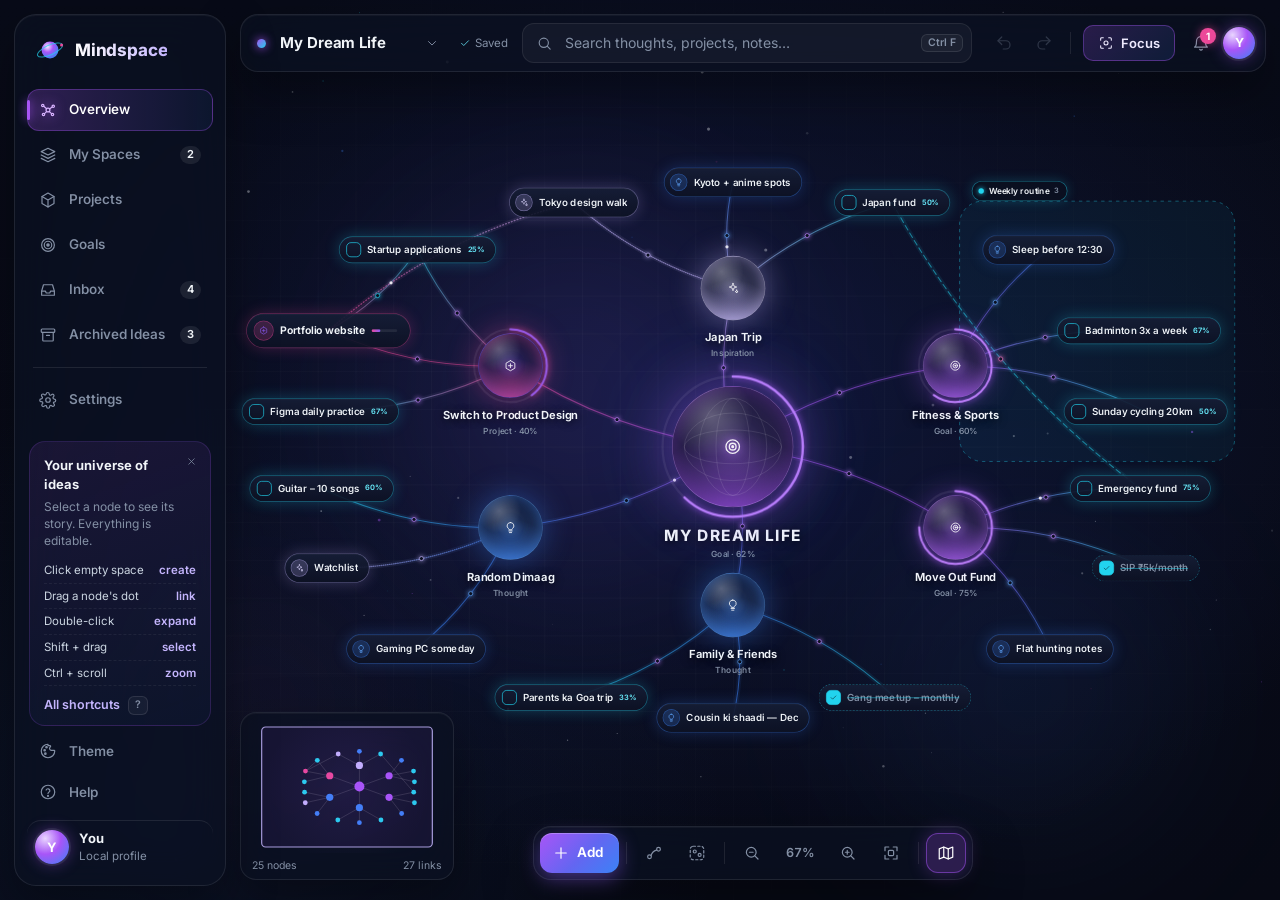
<file: projects/01-mindspace/index.html>
<!DOCTYPE html>
<html lang="en">
<head>
  <meta charset="UTF-8" />
  <meta name="viewport" content="width=device-width, initial-scale=1, viewport-fit=cover" />
  <meta name="theme-color" content="#070914" />
  <title>Mindspace — Visualise. Organise. Think Deeper.</title>
  <link rel="icon" href="data:image/svg+xml,%3Csvg xmlns='http://www.w3.org/2000/svg' viewBox='0 0 32 32'%3E%3Cdefs%3E%3CradialGradient id='g' cx='35%25' cy='30%25'%3E%3Cstop offset='0' stop-color='%23e9d5ff'/%3E%3Cstop offset='.5' stop-color='%23a855f7'/%3E%3Cstop offset='1' stop-color='%233b82f6'/%3E%3C/radialGradient%3E%3C/defs%3E%3Ccircle cx='16' cy='16' r='12' fill='url(%23g)'/%3E%3C/svg%3E" />
  <script type="module" crossorigin src="./assets/index-DM_qh6YL.js"></script>
  <link rel="stylesheet" crossorigin href="./assets/index-Ch-pIha5.css">
</head>
<body>
  <div id="root"></div>
</body>
</html>
</file>
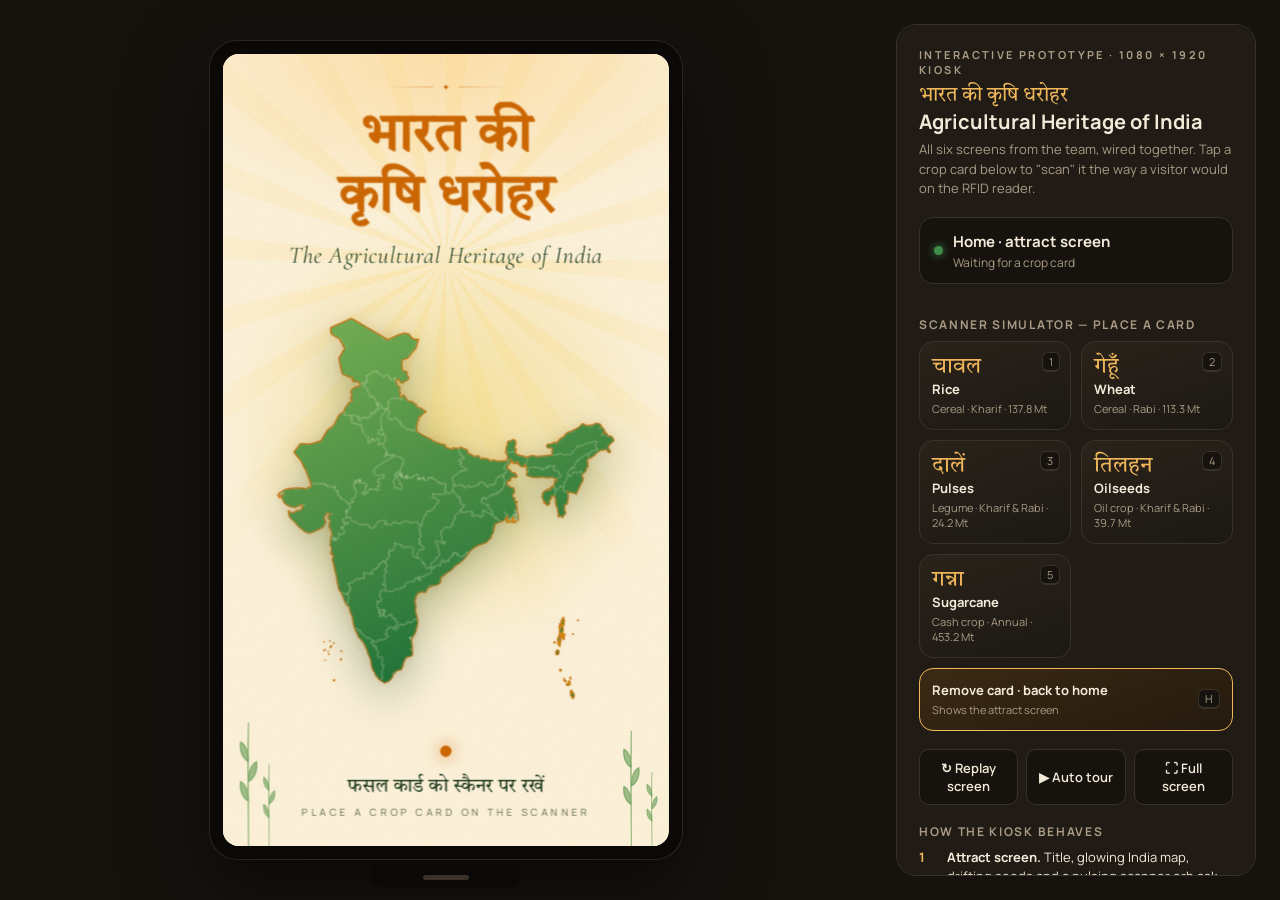
<file: projects/02-krishi-dharohar/index.html>
<!DOCTYPE html>
<html lang="en">
<head>
<meta charset="utf-8">
<meta name="viewport" content="width=device-width,initial-scale=1">
<title>Krishi Dharohar Kiosk — Interactive Prototype</title>
<link rel="stylesheet" href="https://fonts.googleapis.com/css2?family=Manrope:wght@400;500;600;700&family=Tiro+Devanagari+Hindi&family=Cormorant+Garamond:ital,wght@1,500&display=swap">
<style>
  :root{
    --bg:#16130f; --panel:#201b15; --line:#3a3128; --text:#f3ead9; --muted:#a99b85;
    --gold:#d4882a; --gold-2:#f0b85a; --green:#3f8f4a;
  }
  *{box-sizing:border-box}
  html,body{margin:0;height:100%;background:var(--bg);color:var(--text);font-family:Manrope,system-ui,sans-serif}
  body{display:flex;min-height:100vh}
  .app{display:flex;gap:28px;width:100%;padding:24px;align-items:stretch}

  /* Kiosk */
  .stage{flex:1;display:flex;align-items:center;justify-content:center;min-width:0;position:relative}
  .bezel{position:relative;background:#0b0907;border-radius:28px;padding:14px;box-shadow:0 30px 80px rgba(0,0,0,.55),inset 0 0 0 1px #2c251d}
  .screen{position:relative;overflow:hidden;border-radius:16px;background:#fbf3e2}
  .screen iframe{position:absolute;top:0;left:0;width:1080px;height:1920px;border:0;transform-origin:0 0;transition:opacity .35s ease}
  .screen iframe.back{opacity:0;pointer-events:none}
  .scanner-pad{position:absolute;left:50%;bottom:-6px;transform:translate(-50%,100%);width:150px;height:22px;border-radius:0 0 14px 14px;background:#0b0907;display:flex;justify-content:center;align-items:center}
  .scanner-pad i{width:46px;height:5px;border-radius:4px;background:#3a3128;transition:background .2s, box-shadow .2s}
  .scanner-pad.flash i{background:#7cd38a;box-shadow:0 0 14px #7cd38a}

  /* Panel */
  .panel{width:360px;flex-shrink:0;background:var(--panel);border:1px solid var(--line);border-radius:20px;padding:22px;display:flex;flex-direction:column;gap:18px;overflow:auto;max-height:calc(100vh - 48px)}
  .eyebrow{font-size:11px;letter-spacing:.22em;text-transform:uppercase;color:var(--muted);font-weight:700}
  h1{margin:4px 0 0;font-size:20px;line-height:1.25}
  h1 .hi{font-family:'Tiro Devanagari Hindi',serif;color:var(--gold-2);font-weight:400}
  .sub{margin:6px 0 0;color:var(--muted);font-size:13px;line-height:1.5}
  .now{display:flex;align-items:center;justify-content:space-between;background:#16120d;border:1px solid var(--line);border-radius:14px;padding:12px 14px}
  .now b{font-size:15px}
  .now small{display:block;color:var(--muted);font-size:12px;margin-top:2px}
  .dot{width:9px;height:9px;border-radius:50%;background:var(--green);box-shadow:0 0 10px var(--green);flex-shrink:0;margin-right:10px}
  .idle{height:4px;background:#2c251d;border-radius:4px;overflow:hidden;margin-top:10px}
  .idle span{display:block;height:100%;width:0;background:var(--gold)}
  .cards{display:grid;grid-template-columns:1fr 1fr;gap:10px}
  .card{appearance:none;border:1px solid var(--line);background:linear-gradient(160deg,#2a231b,#1c1813);color:var(--text);border-radius:14px;padding:12px;text-align:left;cursor:pointer;transition:transform .15s,border-color .15s,background .15s;font:inherit;position:relative}
  .card:hover{transform:translateY(-2px);border-color:var(--gold)}
  .card.active{border-color:var(--gold-2);background:linear-gradient(160deg,#3b2a14,#241a0e)}
  .card .hi{font-family:'Tiro Devanagari Hindi',serif;font-size:22px;line-height:1.2;color:var(--gold-2)}
  .card .en{font-size:13px;font-weight:700}
  .card .meta{font-size:11px;color:var(--muted);margin-top:4px;line-height:1.35}
  .card kbd{position:absolute;top:10px;right:10px}
  .card.home{grid-column:1 / -1;display:flex;align-items:center;justify-content:space-between}
  kbd{font-family:Manrope,sans-serif;font-size:11px;border:1px solid var(--line);border-bottom-width:2px;border-radius:6px;padding:1px 6px;color:var(--muted);background:#16120d}
  .section-title{font-size:12px;font-weight:700;letter-spacing:.14em;text-transform:uppercase;color:var(--muted);margin:0 0 8px}
  .flow{display:flex;flex-direction:column;gap:8px;font-size:13px;line-height:1.5}
  .flow div{display:flex;gap:10px}
  .flow em{font-style:normal;color:var(--gold-2);font-weight:700;width:18px;flex-shrink:0}
  .row{display:flex;gap:8px}
  .btn{appearance:none;flex:1;border:1px solid var(--line);background:#16120d;color:var(--text);border-radius:10px;padding:9px 10px;font:600 13px Manrope,sans-serif;cursor:pointer}
  .btn:hover{border-color:var(--gold)}
  .note{font-size:12px;color:var(--muted);line-height:1.5;border-top:1px solid var(--line);padding-top:14px}
  .toast{position:absolute;top:18px;left:50%;transform:translate(-50%,-20px);opacity:0;background:rgba(22,18,13,.92);border:1px solid var(--gold);color:var(--text);padding:8px 14px;border-radius:999px;font-size:13px;font-weight:600;transition:all .25s;pointer-events:none;z-index:5;white-space:nowrap}
  .toast.show{opacity:1;transform:translate(-50%,0)}

  @media (max-width:860px){
    .app{flex-direction:column;padding:14px;gap:16px}
    .panel{width:100%;max-height:none}
    .stage{align-items:flex-start;padding-bottom:26px;flex:none}
  }
</style>
</head>
<body>
<div class="app">
  <div class="stage" id="stage">
    <div class="toast" id="toast"></div>
    <div class="bezel" id="bezel">
      <div class="screen" id="screen">
        <iframe id="fA" title="Kiosk screen"></iframe>
        <iframe id="fB" class="back" title="Kiosk screen (buffer)"></iframe>
      </div>
      <div class="scanner-pad" id="pad"><i></i></div>
    </div>
  </div>

  <aside class="panel">
    <div>
      <div class="eyebrow">Interactive prototype · 1080 × 1920 kiosk</div>
      <h1><span class="hi">भारत की कृषि धरोहर</span><br>Agricultural Heritage of India</h1>
      <p class="sub">All six screens from the team, wired together. Tap a crop card below to "scan" it the way a visitor would on the RFID reader.</p>
    </div>

    <div>
      <div class="now">
        <div style="display:flex;align-items:center"><span class="dot"></span><div><b id="nowTitle">Home · attract screen</b><small id="nowSub">Waiting for a crop card</small></div></div>
      </div>
      <div class="idle" id="idleWrap" style="visibility:hidden"><span id="idleBar"></span></div>
    </div>

    <div>
      <p class="section-title">Scanner simulator — place a card</p>
      <div class="cards" id="cards"></div>
    </div>

    <div class="row">
      <button class="btn" id="replay">↻ Replay screen</button>
      <button class="btn" id="tour">▶ Auto tour</button>
      <button class="btn" id="fs">⛶ Full screen</button>
    </div>

    <div>
      <p class="section-title">How the kiosk behaves</p>
      <div class="flow">
        <div><em>1</em><span><b>Attract screen.</b> Title, glowing India map, drifting seeds and a pulsing scanner orb ask visitors to place a crop card.</span></div>
        <div><em>2</em><span><b>Card scanned.</b> A wipe transition opens that crop: map highlights the top producing states (numbered), legend cards show each state's share, then production figure and 5-year trend bars animate in.</span></div>
        <div><em>3</em><span><b>Another card.</b> Placing a different card switches straight to that crop.</span></div>
        <div><em>4</em><span><b>Idle.</b> The thin bar at the bottom counts down 45 s; with no new card the kiosk returns to the attract screen.</span></div>
      </div>
    </div>

    <p class="note">Keyboard: <kbd>1</kbd>–<kbd>5</kbd> scan a crop, <kbd>H</kbd> or <kbd>Esc</kbd> home, <kbd>R</kbd> replay. The exported files contained the screen designs only; the scan and idle logic here is a simulation of how the real app is meant to behave.</p>
  </aside>
</div>

<script>
(function(){
  var CROPS=[
    {id:'rice',hi:'चावल',en:'Rice',meta:'Cereal · Kharif · 137.8 Mt'},
    {id:'wheat',hi:'गेहूँ',en:'Wheat',meta:'Cereal · Rabi · 113.3 Mt'},
    {id:'pulses',hi:'दालें',en:'Pulses',meta:'Legume · Kharif & Rabi · 24.2 Mt'},
    {id:'oilseeds',hi:'तिलहन',en:'Oilseeds',meta:'Oil crop · Kharif & Rabi · 39.7 Mt'},
    {id:'sugarcane',hi:'गन्ना',en:'Sugarcane',meta:'Cash crop · Annual · 453.2 Mt'}
  ];
  var IDLE_MS=45000;
  var fA=document.getElementById('fA'), fB=document.getElementById('fB');
  var front=fA, back=fB, current=null, idleTimer=null, idleStart=0, raf=null, tourTimer=null;
  var cardsEl=document.getElementById('cards');

  // Build cards
  CROPS.forEach(function(c,i){
    var b=document.createElement('button');
    b.className='card'; b.dataset.id=c.id;
    b.innerHTML='<kbd>'+(i+1)+'</kbd><div class="hi">'+c.hi+'</div><div class="en">'+c.en+'</div><div class="meta">'+c.meta+'</div>';
    b.onclick=function(){stopTour();scan(c.id);};
    cardsEl.appendChild(b);
  });
  var hb=document.createElement('button');
  hb.className='card home'; hb.dataset.id='home';
  hb.innerHTML='<div><div class="en">Remove card · back to home</div><div class="meta">Shows the attract screen</div></div><kbd style="position:static">H</kbd>';
  hb.onclick=function(){stopTour();show('home');};
  cardsEl.appendChild(hb);

  // Scale kiosk to fit
  function fit(){
    var stage=document.getElementById('stage'), screen=document.getElementById('screen');
    var mobile=window.innerWidth<=860;
    var w=(mobile? window.innerWidth-28 : stage.clientWidth)-28, h=(mobile? window.innerHeight*0.74 : stage.clientHeight)-60;
    var s=Math.max(0.12,Math.min(w/1080,h/1920));
    screen.style.width=(1080*s)+'px'; screen.style.height=(1920*s)+'px';
    [fA,fB].forEach(function(f){f.style.transform='scale('+s+')';});
  }
  window.addEventListener('resize',fit);

  function label(id){
    if(id==='home') return ['Home · attract screen','Waiting for a crop card'];
    var c=CROPS.find(function(x){return x.id===id;});
    return [c.hi+' · '+c.en,c.meta];
  }

  function toast(t){
    var el=document.getElementById('toast'); el.textContent=t; el.classList.add('show');
    clearTimeout(el._t); el._t=setTimeout(function(){el.classList.remove('show');},1600);
  }

  function show(id,force){
    if(id===current && !force) { if(id!=='home') startIdle(); return; }
    current=id;
    try{ if(location.hash!=='#'+id) history.replaceState(null,'','#'+id); }catch(e){}
    var l=label(id);
    document.getElementById('nowTitle').textContent=l[0];
    document.getElementById('nowSub').textContent=l[1];
    document.querySelectorAll('.card').forEach(function(b){b.classList.toggle('active',b.dataset.id===id);});
    var target=back;
    target.onload=function(){
      target.onload=null;
      target.classList.remove('back'); front.classList.add('back');
      var old=front; front=target; back=old;
      setTimeout(function(){ if(back!==front) back.src='about:blank'; },400);
    };
    target.src='screens/'+id+'.html';
    if(id==='home') stopIdle(); else startIdle();
  }

  function scan(id){
    var pad=document.getElementById('pad'); pad.classList.add('flash');
    setTimeout(function(){pad.classList.remove('flash');},500);
    var c=CROPS.find(function(x){return x.id===id;});
    toast('Card scanned: '+c.en+' ('+c.hi+')');
    if(id===current){ show(id,true); } else show(id);
  }

  // Idle countdown (matches the 45 s bar inside the crop screens)
  function startIdle(){
    stopIdle(); idleStart=Date.now();
    document.getElementById('idleWrap').style.visibility='visible';
    idleTimer=setTimeout(function(){ toast('No card for 45 s — returning home'); show('home'); },IDLE_MS);
    (function tick(){
      var p=Math.min(1,(Date.now()-idleStart)/IDLE_MS);
      document.getElementById('idleBar').style.width=(100-p*100)+'%';
      raf=requestAnimationFrame(tick);
    })();
  }
  function stopIdle(){
    clearTimeout(idleTimer); cancelAnimationFrame(raf);
    document.getElementById('idleWrap').style.visibility='hidden';
  }

  // Auto tour: home → each crop for 9 s → home
  function stopTour(){ if(tourTimer){clearTimeout(tourTimer);tourTimer=null;document.getElementById('tour').textContent='▶ Auto tour';} }
  document.getElementById('tour').onclick=function(){
    if(tourTimer){stopTour();return;}
    this.textContent='■ Stop tour';
    var seq=['home'].concat(CROPS.map(function(c){return c.id;})).concat(['home']), i=0;
    (function step(){
      var id=seq[i++]; if(!id){stopTour();return;}
      if(id==='home') show('home'); else scan(id);
      tourTimer=setTimeout(step, id==='home'?5000:9000);
    })();
  };

  document.getElementById('replay').onclick=function(){ show(current||'home',true); };
  document.getElementById('fs').onclick=function(){
    var el=document.getElementById('bezel');
    try{ (el.requestFullscreen||el.webkitRequestFullscreen).call(el).catch(function(){}); }catch(e){}
  };
  document.addEventListener('fullscreenchange',function(){
    var screen=document.getElementById('screen');
    if(document.fullscreenElement){
      var s=Math.min(window.innerWidth/1080,window.innerHeight/1920);
      screen.style.width=(1080*s)+'px'; screen.style.height=(1920*s)+'px';
      [fA,fB].forEach(function(f){f.style.transform='scale('+s+')';});
    } else fit();
  });

  document.addEventListener('keydown',function(e){
    var k=e.key;
    if(k>='1'&&k<='5'){stopTour();scan(CROPS[+k-1].id);}
    else if(k==='h'||k==='H'||k==='Escape'){stopTour();show('home');}
    else if(k==='r'||k==='R'){show(current||'home',true);}
  });

  window.addEventListener('hashchange',function(){
    var h=location.hash.slice(1);
    if(h==='home'||CROPS.some(function(c){return c.id===h;})) show(h);
  });

  fit();
  var start=location.hash.slice(1);
  show(start && (start==='home'||CROPS.some(function(c){return c.id===start;})) ? start : 'home');
})();
</script>
</body>
</html>
</file>
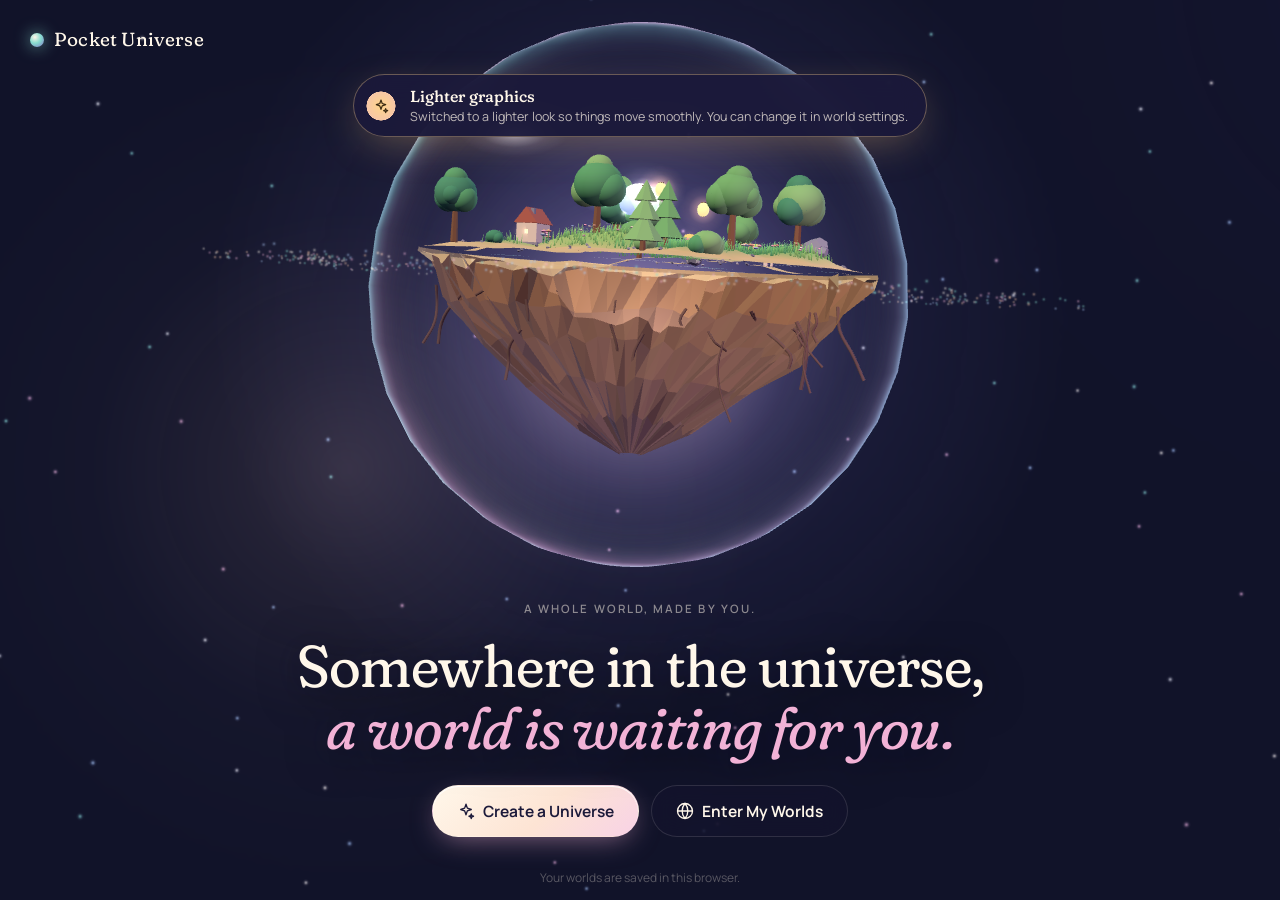
<file: projects/02-pocket-universe/index.html>
<!doctype html>
<html lang="en">
  <head>
    <meta charset="UTF-8" />
    <meta name="viewport" content="width=device-width, initial-scale=1.0" />
    <meta name="theme-color" content="#111329" />
    <title>Pocket Universe</title>
    <link rel="icon" href="data:image/svg+xml,%3Csvg xmlns='http://www.w3.org/2000/svg' viewBox='0 0 64 64'%3E%3Cdefs%3E%3CradialGradient id='g' cx='.35' cy='.3'%3E%3Cstop offset='0' stop-color='%23FFF7EA'/%3E%3Cstop offset='.45' stop-color='%2387DCCF'/%3E%3Cstop offset='1' stop-color='%238177C9'/%3E%3C/radialGradient%3E%3C/defs%3E%3Ccircle cx='32' cy='32' r='20' fill='url(%23g)'/%3E%3Cellipse cx='32' cy='34' rx='29' ry='7' fill='none' stroke='%23F2B2D6' stroke-width='3' transform='rotate(-18 32 34)'/%3E%3C/svg%3E" />
    <script type="module" crossorigin src="./assets/index-dUv2PQmg.js"></script>
    <link rel="stylesheet" crossorigin href="./assets/index-CBdWns1m.css">
  </head>
  <body>
    <div id="root"></div>
    <script src="./cloud-config.js"></script>
  </body>
</html>
</file>
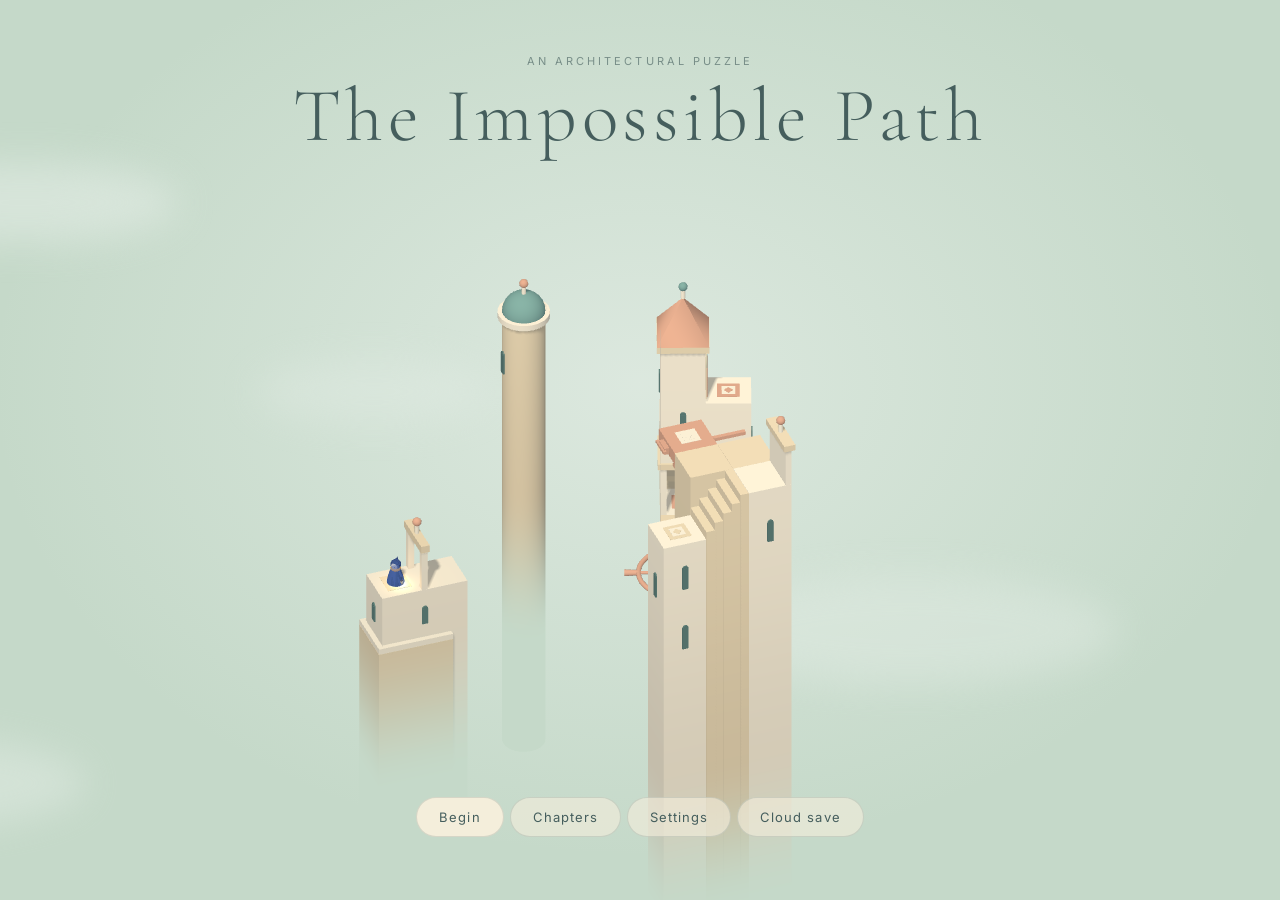
<file: projects/03-impossible-path/index.html>
<!doctype html>
<html lang="en">
  <head>
    <meta charset="UTF-8" />
    <meta name="viewport" content="width=device-width, initial-scale=1, viewport-fit=cover, user-scalable=no" />
    <meta name="theme-color" content="#C5D9C9" />
    <title>The Impossible Path</title>
    <script type="module" crossorigin src="./assets/index-CuDW3zK0.js"></script>
    <link rel="stylesheet" crossorigin href="./assets/index-DRn3Voz-.css">
  </head>
  <body>
    <div id="root"></div>
    <script src="./cloud-config.js"></script>
  </body>
</html>
</file>
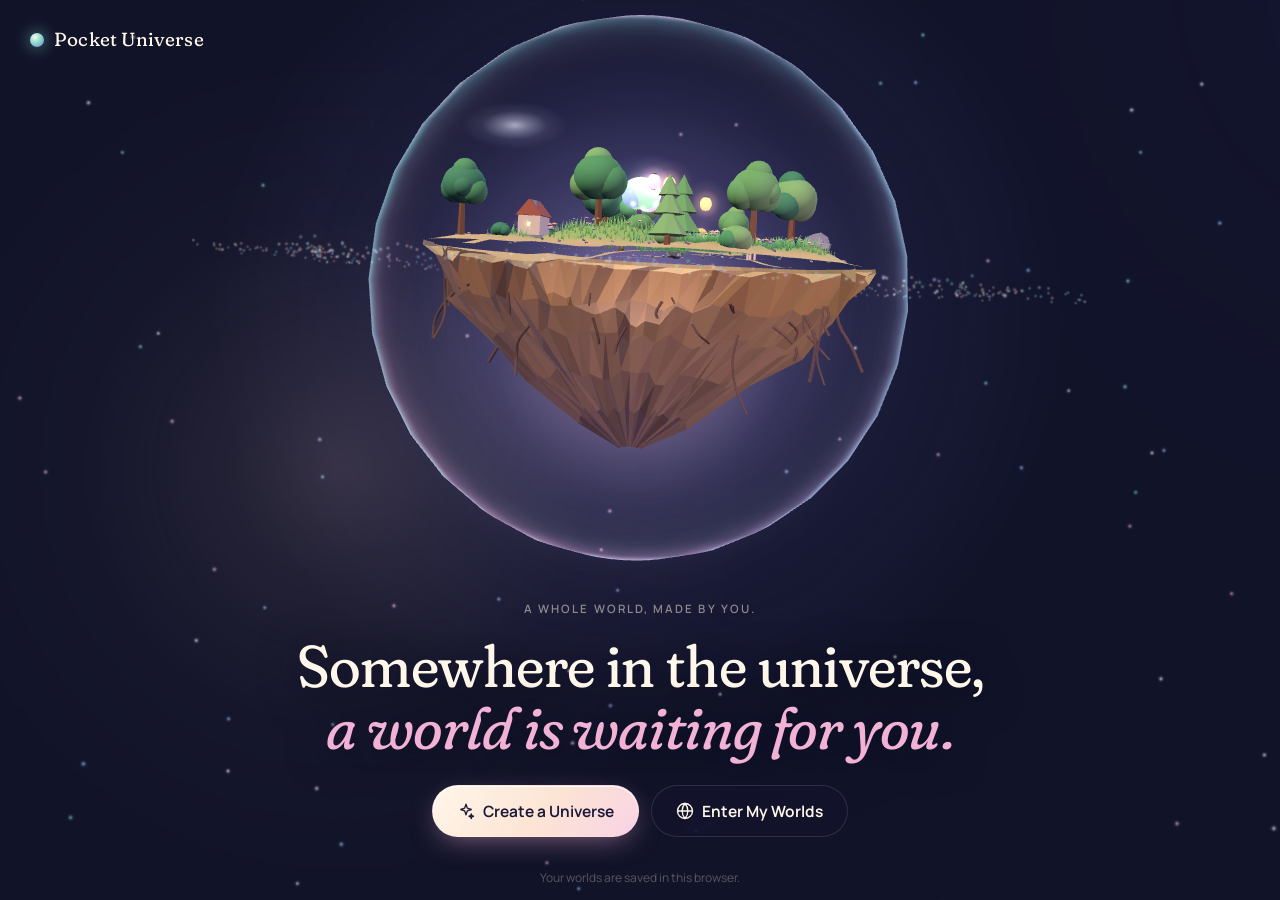
<file: projects/03-pocket-universe/index.html>
<!doctype html>
<html lang="en">
  <head>
    <meta charset="UTF-8" />
    <meta name="viewport" content="width=device-width, initial-scale=1.0" />
    <meta name="theme-color" content="#111329" />
    <title>Pocket Universe</title>
    <link rel="icon" href="data:image/svg+xml,%3Csvg xmlns='http://www.w3.org/2000/svg' viewBox='0 0 64 64'%3E%3Cdefs%3E%3CradialGradient id='g' cx='.35' cy='.3'%3E%3Cstop offset='0' stop-color='%23FFF7EA'/%3E%3Cstop offset='.45' stop-color='%2387DCCF'/%3E%3Cstop offset='1' stop-color='%238177C9'/%3E%3C/radialGradient%3E%3C/defs%3E%3Ccircle cx='32' cy='32' r='20' fill='url(%23g)'/%3E%3Cellipse cx='32' cy='34' rx='29' ry='7' fill='none' stroke='%23F2B2D6' stroke-width='3' transform='rotate(-18 32 34)'/%3E%3C/svg%3E" />
    <script type="module" crossorigin src="./assets/index-CvfUQ_Vq.js"></script>
    <link rel="stylesheet" crossorigin href="./assets/index-Od_dAhNx.css">
  </head>
  <body>
    <div id="root"></div>
  </body>
</html>
</file>
<file: projects/01-mindspace/assets/index-Ch-pIha5.css>
@font-face{font-family:Inter Variable;font-style:normal;font-display:swap;font-weight:100 900;src:url(./inter-cyrillic-ext-wght-normal-BOeWTOD4.woff2) format("woff2-variations");unicode-range:U+0460-052F,U+1C80-1C8A,U+20B4,U+2DE0-2DFF,U+A640-A69F,U+FE2E-FE2F}@font-face{font-family:Inter Variable;font-style:normal;font-display:swap;font-weight:100 900;src:url(./inter-cyrillic-wght-normal-DqGufNeO.woff2) format("woff2-variations");unicode-range:U+0301,U+0400-045F,U+0490-0491,U+04B0-04B1,U+2116}@font-face{font-family:Inter Variable;font-style:normal;font-display:swap;font-weight:100 900;src:url(./inter-greek-ext-wght-normal-DlzME5K_.woff2) format("woff2-variations");unicode-range:U+1F00-1FFF}@font-face{font-family:Inter Variable;font-style:normal;font-display:swap;font-weight:100 900;src:url(./inter-greek-wght-normal-CkhJZR-_.woff2) format("woff2-variations");unicode-range:U+0370-0377,U+037A-037F,U+0384-038A,U+038C,U+038E-03A1,U+03A3-03FF}@font-face{font-family:Inter Variable;font-style:normal;font-display:swap;font-weight:100 900;src:url(./inter-vietnamese-wght-normal-CBcvBZtf.woff2) format("woff2-variations");unicode-range:U+0102-0103,U+0110-0111,U+0128-0129,U+0168-0169,U+01A0-01A1,U+01AF-01B0,U+0300-0301,U+0303-0304,U+0308-0309,U+0323,U+0329,U+1EA0-1EF9,U+20AB}@font-face{font-family:Inter Variable;font-style:normal;font-display:swap;font-weight:100 900;src:url(./inter-latin-ext-wght-normal-DO1Apj_S.woff2) format("woff2-variations");unicode-range:U+0100-02BA,U+02BD-02C5,U+02C7-02CC,U+02CE-02D7,U+02DD-02FF,U+0304,U+0308,U+0329,U+1D00-1DBF,U+1E00-1E9F,U+1EF2-1EFF,U+2020,U+20A0-20AB,U+20AD-20C0,U+2113,U+2C60-2C7F,U+A720-A7FF}@font-face{font-family:Inter Variable;font-style:normal;font-display:swap;font-weight:100 900;src:url(./inter-latin-wght-normal-Dx4kXJAl.woff2) format("woff2-variations");unicode-range:U+0000-00FF,U+0131,U+0152-0153,U+02BB-02BC,U+02C6,U+02DA,U+02DC,U+0304,U+0308,U+0329,U+2000-206F,U+20AC,U+2122,U+2191,U+2193,U+2212,U+2215,U+FEFF,U+FFFD}:root{--bg0: #070914;--bg1: #0B1020;--bg2: #11182A;--purple: #A855F7;--violet: #8B5CF6;--blue: #3B82F6;--cyan: #22D3EE;--pink: #EC4899;--text: #F1F5F9;--muted: #8490A5;--line: rgba(255, 255, 255, .09);--glass: rgba(12, 17, 33, .72);--glass-solid: rgba(12, 17, 33, .92);--r-related: #60A5FA;--r-depends: #F472B6;--r-partof: #C084FC;--r-leads: #22D3EE;--r-inspired: #C4B5FD;--sb: 240px;--ease: cubic-bezier(.16, 1, .3, 1);color-scheme:dark}*{box-sizing:border-box}html,body,#root{height:100%;margin:0}body{background:var(--bg0);color:var(--text);overflow:hidden;overscroll-behavior:none;font-family:Inter Variable,Inter,ui-sans-serif,system-ui,-apple-system,Segoe UI,sans-serif;font-size:14px;line-height:1.45;-webkit-font-smoothing:antialiased;font-feature-settings:"cv11","ss01"}button{font:inherit;color:inherit;background:none;border:0;padding:0;cursor:pointer}input,textarea,select{font:inherit;color:inherit}kbd{font:600 10.5px/1 Inter Variable,sans-serif;color:var(--muted);padding:3px 6px;border-radius:6px;border:1px solid rgba(255,255,255,.1);background:#ffffff0a;white-space:nowrap}:focus-visible{outline:2px solid rgba(168,85,247,.8);outline-offset:2px}::selection{background:#a855f759}.muted{color:var(--muted)}.small{font-size:12px}.row-end{display:flex;gap:8px;justify-content:flex-end;align-items:center;flex-wrap:wrap}.row-between{display:flex;justify-content:space-between;align-items:center;gap:10px}.scroll{overflow:auto;scrollbar-width:thin;scrollbar-color:rgba(255,255,255,.12) transparent}.app{position:fixed;top:0;right:0;bottom:0;left:0}.canvas{position:fixed;top:0;right:0;bottom:0;left:0;overflow:hidden;touch-action:none;user-select:none;-webkit-user-select:none;background:radial-gradient(1200px 800px at 55% 45%,#10173a,#0b102000 60%),radial-gradient(900px 700px at 15% 90%,rgba(59,130,246,.08),transparent 60%),linear-gradient(180deg,#080b18,#070914);transition:filter .5s var(--ease)}.canvas.spacepan,.canvas.spacepan *{cursor:grab!important}.canvas.connecting .mnode{cursor:crosshair}.in-view .canvas{filter:blur(5px) brightness(.5) saturate(.8)}.atmo{position:absolute;top:-20%;right:-20%;bottom:-20%;left:-20%;pointer-events:none}.atmo i{position:absolute;border-radius:50%;filter:blur(80px);opacity:.5;animation:drift 38s ease-in-out infinite alternate}.atmo .a1{width:46vw;height:46vw;left:30%;top:22%;background:radial-gradient(circle,rgba(139,92,246,.32),transparent 65%)}.atmo .a2{width:38vw;height:38vw;left:58%;top:50%;background:radial-gradient(circle,rgba(59,130,246,.22),transparent 65%);animation-duration:46s;animation-delay:-12s}.atmo .a3{width:30vw;height:30vw;left:18%;top:55%;background:radial-gradient(circle,rgba(236,72,153,.12),transparent 65%);animation-duration:54s;animation-delay:-30s}@keyframes drift{0%{transform:translate(0) scale(1)}50%{transform:translate(4vw,-3vh) scale(1.08)}to{transform:translate(-3vw,4vh) scale(.95)}}.grid{position:absolute;top:0;right:0;bottom:0;left:0;pointer-events:none;background-image:linear-gradient(rgba(255,255,255,.032) 1px,transparent 1px),linear-gradient(90deg,rgba(255,255,255,.032) 1px,transparent 1px);mask-image:radial-gradient(ellipse 75% 70% at 50% 50%,#000 30%,transparent 85%);-webkit-mask-image:radial-gradient(ellipse 75% 70% at 50% 50%,#000 30%,transparent 85%)}.particles{position:absolute;top:0;right:0;bottom:0;left:0;width:100%;height:100%;pointer-events:none}.world{position:absolute;left:0;top:0;width:0;height:0;transform-origin:0 0}.focus-vignette{position:fixed;top:0;right:0;bottom:0;left:0;pointer-events:none;opacity:0;transition:opacity .7s var(--ease);z-index:1;background:radial-gradient(ellipse 60% 60% at 50% 48%,transparent 30%,rgba(3,4,10,.72) 100%)}.in-focus .focus-vignette{opacity:1}svg.links{position:absolute;left:0;top:0;overflow:visible;pointer-events:none}.edge{transition:opacity .4s var(--ease)}.edge path{fill:none}.e-glow{stroke-width:7;opacity:calc(.08 * var(--glow, 1));transition:opacity .3s}.e-line{stroke-width:1.5;opacity:.55;transition:opacity .3s,stroke-width .3s;stroke-linecap:round}.edge.r-depends:not(.draw) .e-line{stroke-dasharray:.014 .009}.edge.r-inspired:not(.draw) .e-line{stroke-dasharray:.003 .008;stroke-width:2}.edge.on .e-line{opacity:1;stroke-width:2.2}.edge.on .e-glow{opacity:calc(.32 * var(--glow, 1))}.edge.off{opacity:.1}.e-hit{stroke:transparent;stroke-width:18;pointer-events:stroke;cursor:pointer}.edge.draw .e-line{stroke-dasharray:1;stroke-dashoffset:1;animation:draw 1s var(--ease) forwards;opacity:1;stroke-width:2.4}.edge.draw .e-glow{animation:flash 1.3s ease-out}@keyframes draw{to{stroke-dashoffset:0}}@keyframes flash{0%{opacity:0}30%{opacity:.7}to{opacity:calc(.32 * var(--glow, 1))}}.spark{fill:#fff;opacity:.85;filter:drop-shadow(0 0 4px rgba(196,181,253,.9))}.edge.on .spark{opacity:1}.temp-link{stroke:var(--purple);stroke-width:2;stroke-dasharray:6 6;fill:none;animation:dash .6s linear infinite;filter:drop-shadow(0 0 6px rgba(168,85,247,.8))}@keyframes dash{to{stroke-dashoffset:-12}}.grp-g{transition:opacity .4s}.grp-g.off{opacity:.15}.grp{fill:color-mix(in srgb,var(--gc) 5%,transparent);stroke:color-mix(in srgb,var(--gc) 45%,transparent);stroke-width:1.2;stroke-dasharray:5 6}.grp-hit{fill:none;stroke:transparent;stroke-width:16;pointer-events:stroke;cursor:grab}.grp-hit:hover+.grp,.grp-g:hover .grp{stroke:color-mix(in srgb,var(--gc) 80%,transparent)}.labels{position:absolute;left:0;top:0}.grp-label{position:absolute;transform:translateY(-50%);display:flex;align-items:center;gap:7px;white-space:nowrap;padding:5px 11px 5px 9px;border-radius:99px;font-size:12.5px;font-weight:600;cursor:grab;letter-spacing:.01em;background:#0b1020e0;border:1px solid color-mix(in srgb,var(--gc) 50%,transparent);color:var(--text);box-shadow:0 0 18px color-mix(in srgb,var(--gc) 22%,transparent);transition:opacity .4s,border-color .2s}.grp-label i{width:8px;height:8px;border-radius:50%;background:var(--gc);box-shadow:0 0 8px var(--gc)}.grp-label small{color:var(--muted);font-weight:600;font-size:11px}.grp-label:hover{border-color:var(--gc)}.grp-label.off{opacity:.15}.is-dragging .grp-label{cursor:grabbing}.rel-ind{position:absolute;transform:translate(-50%,-50%);display:flex;align-items:center;gap:6px;cursor:pointer;--rc: var(--r-related);transition:opacity .3s;z-index:1}.rel-ind.r-depends{--rc: var(--r-depends)}.rel-ind.r-partof{--rc: var(--r-partof)}.rel-ind.r-leads{--rc: var(--r-leads)}.rel-ind.r-inspired{--rc: var(--r-inspired)}.rel-ind i{width:7px;height:7px;border-radius:50%;background:var(--bg1);border:1.5px solid var(--rc);box-shadow:0 0 8px var(--rc)}.rel-ind span{font-size:10.5px;font-weight:600;letter-spacing:.02em;color:var(--rc);padding:2px 7px;border-radius:99px;background:#070914d9;border:1px solid color-mix(in srgb,var(--rc) 35%,transparent);white-space:nowrap}.rel-ind.off{opacity:.1}.rel-dot{width:10px;height:10px;border-radius:50%;flex:none;box-shadow:0 0 8px currentColor}.rel-dot.r-related{background:var(--r-related);color:var(--r-related)}.rel-dot.r-depends{background:var(--r-depends);color:var(--r-depends)}.rel-dot.r-partof{background:var(--r-partof);color:var(--r-partof)}.rel-dot.r-leads{background:var(--r-leads);color:var(--r-leads)}.rel-dot.r-inspired{background:var(--r-inspired);color:var(--r-inspired)}.mnode{position:absolute;z-index:2;transform:translate(-50%,-50%) translate(var(--mx),var(--my));transition:transform .45s cubic-bezier(.34,1.56,.64,1),opacity .4s var(--ease),filter .4s var(--ease);cursor:grab;-webkit-tap-highlight-color:transparent}.mnode.is-orb{transform:translate(-50%,calc(-1 * var(--oh) / 2)) translate(var(--mx),var(--my))}.mnode.dragging{transition:opacity .3s,filter .3s;z-index:6;cursor:grabbing}.mnode.sel,.mnode.fcenter{z-index:5}.mn-float{position:relative;animation:float 8s ease-in-out infinite;animation-delay:var(--fd);display:flex;flex-direction:column;align-items:center}.mnode.dragging .mn-float,.mnode.sel .mn-float{animation-play-state:paused}@keyframes float{0%,to{transform:translateY(0)}50%{transform:translateY(-5px)}}.mnode.dim{opacity:.22;filter:saturate(.5)}.mnode.faded{opacity:.1;filter:saturate(.3) blur(.5px);pointer-events:none}.mnode.related:not(.sel){opacity:1}.s-xl{--os: 180px;--oh: 180px}.s-lg{--os: 96px;--oh: 96px}.orb{position:relative;width:var(--os);height:var(--os);display:grid;place-items:center;transition:transform .45s cubic-bezier(.34,1.56,.64,1)}.orb-core{position:relative;width:100%;height:100%;border-radius:50%;display:grid;place-items:center;overflow:hidden;background:radial-gradient(circle at 50% 115%,color-mix(in srgb,var(--c) 70%,transparent) 0%,transparent 62%),radial-gradient(circle at 32% 24%,rgba(255,255,255,.28) 0%,transparent 34%),radial-gradient(circle at 50% 50%,color-mix(in srgb,var(--c2) 30%,#0d1230),#0b0f24 80%);border:1px solid color-mix(in srgb,var(--c2) 55%,transparent);box-shadow:0 0 calc(46px * var(--glow, 1)) color-mix(in srgb,var(--c) 42%,transparent),inset 0 0 26px color-mix(in srgb,var(--c) 40%,transparent),inset 0 -8px 22px color-mix(in srgb,var(--c2) 35%,transparent);animation:pulse 9s ease-in-out infinite;animation-delay:var(--pd)}.s-xl .orb-core{box-shadow:0 0 calc(90px * var(--glow, 1)) color-mix(in srgb,var(--c) 48%,transparent),0 0 calc(160px * var(--glow, 1)) #3b82f629,inset 0 0 40px color-mix(in srgb,var(--c) 45%,transparent)}@keyframes pulse{0%,82%,to{filter:brightness(1)}90%{filter:brightness(1.28)}}.globe{position:absolute;top:6%;right:6%;bottom:6%;left:6%;width:88%;height:88%;fill:none;stroke:#ffffff29;stroke-width:.6;animation:spin 80s linear infinite}@keyframes spin{to{transform:rotate(360deg)}}.orb-ic{position:relative;color:#fff;opacity:.92;filter:drop-shadow(0 0 8px var(--c2));display:grid}.ring{position:absolute;left:50%;top:50%;transform:translate(-50%,-50%);pointer-events:none;overflow:visible}.ring circle{fill:none;stroke-width:3}.s-xl .ring circle{stroke-width:3.5}.ring-bg{stroke:#ffffff12}.ring-fg{stroke:var(--c2);stroke-linecap:round;transition:stroke-dasharray .8s var(--ease);filter:drop-shadow(0 0 5px var(--c))}.olabel{margin-top:14px;text-align:center;display:flex;flex-direction:column;gap:2px;white-space:nowrap;pointer-events:auto}.olabel .tt{font-size:16.5px;font-weight:650;letter-spacing:-.005em;text-shadow:0 2px 12px rgba(0,0,0,.8)}.olabel .mt{font-size:12.5px;color:var(--muted);font-weight:550}.s-xl .olabel{margin-top:26px}.s-xl .olabel .tt{font-size:23px;font-weight:750;letter-spacing:.08em;text-transform:uppercase}.s-xl .olabel .mt{font-size:12.5px}.pill{display:flex;align-items:center;gap:9px;white-space:nowrap;max-width:250px;padding:8px 16px 8px 8px;border-radius:99px;font-size:14.5px;font-weight:570;background:linear-gradient(180deg,#161e36eb,#0d1224e6);border:1px solid color-mix(in srgb,var(--c) 42%,transparent);box-shadow:0 0 calc(22px * var(--glow, 1)) color-mix(in srgb,var(--c) 24%,transparent),inset 0 1px #ffffff0f;transition:transform .45s cubic-bezier(.34,1.56,.64,1),box-shadow .3s,border-color .3s,background .3s;animation:pulse 11s ease-in-out infinite;animation-delay:var(--pd)}.s-md .pill{padding:10px 19px 10px 10px;font-size:15.5px;font-weight:650}.pill .tt{overflow:hidden;text-overflow:ellipsis}.pic{width:26px;height:26px;border-radius:50%;display:grid;place-items:center;flex:none;color:var(--c2);background:color-mix(in srgb,var(--c) 20%,transparent);box-shadow:inset 0 0 0 1px color-mix(in srgb,var(--c) 40%,transparent)}.s-md .pic{width:30px;height:30px}.chk{width:22px;height:22px;border-radius:7px;flex:none;display:grid;place-items:center;margin-left:2px;border:1.6px solid var(--c);color:#04131a;background:transparent;transition:background .25s,transform .2s}.chk svg{opacity:0;transform:scale(.4);transition:.25s cubic-bezier(.34,1.56,.64,1)}.chk:hover{background:color-mix(in srgb,var(--c) 25%,transparent)}.done .chk{background:var(--c)}.done .chk svg{opacity:1;transform:scale(1)}.done .pill .tt{text-decoration:line-through;text-decoration-color:color-mix(in srgb,var(--c) 70%,transparent);color:var(--muted)}.done .pill{border-style:dashed;box-shadow:none}.mini{width:38px;height:4px;border-radius:4px;background:#ffffff14;overflow:hidden;flex:none}.mini i{display:block;height:100%;border-radius:4px;background:linear-gradient(90deg,var(--c),var(--c2));transition:width .6s var(--ease)}.pc{font-size:11px;color:var(--c2);font-weight:650}.mnode.sel .pill,.mnode.fcenter .pill{transform:scale(1.07);border-color:var(--c2);background:linear-gradient(180deg,color-mix(in srgb,var(--c) 22%,#121a35),#0d1224f2);box-shadow:0 0 0 4px color-mix(in srgb,var(--c) 16%,transparent),0 0 calc(40px * var(--glow, 1)) color-mix(in srgb,var(--c) 50%,transparent)}.mnode.sel .orb,.mnode.fcenter .orb{transform:scale(1.06)}.mnode.sel .orb-core,.mnode.fcenter .orb-core{border-color:#fff;box-shadow:0 0 0 5px color-mix(in srgb,var(--c) 18%,transparent),0 0 calc(90px * var(--glow, 1)) color-mix(in srgb,var(--c) 65%,transparent),inset 0 0 30px color-mix(in srgb,var(--c) 50%,transparent)}.mnode.related .pill{border-color:color-mix(in srgb,var(--c2) 80%,transparent);box-shadow:0 0 calc(30px * var(--glow, 1)) color-mix(in srgb,var(--c) 38%,transparent)}.mnode.related .orb-core{border-color:var(--c2)}.mnode.match .pill,.mnode.match .orb-core{animation:matchglow 1.8s ease-in-out infinite}@keyframes matchglow{50%{box-shadow:0 0 0 5px color-mix(in srgb,var(--c) 22%,transparent),0 0 50px color-mix(in srgb,var(--c) 70%,transparent)}}.mnode.fresh .pill,.mnode.fresh .orb-core{animation:freshglow 1.4s ease-out}@keyframes freshglow{0%{box-shadow:0 0 color-mix(in srgb,var(--c) 70%,transparent),0 0 60px color-mix(in srgb,var(--c) 90%,transparent)}to{box-shadow:0 0 0 18px transparent,0 0 22px color-mix(in srgb,var(--c) 24%,transparent)}}.mnode.born .mn-float{animation:born .9s cubic-bezier(.34,1.56,.64,1) both}@keyframes born{0%{transform:scale(.2);opacity:0;filter:brightness(2.2) blur(4px)}60%{opacity:1;filter:brightness(1.5)}to{transform:scale(1);filter:none}}.mnode.settle .mn-float{animation:settle .6s cubic-bezier(.34,1.56,.64,1)}@keyframes settle{0%{transform:scale(1.06)}45%{transform:scale(.97)}to{transform:scale(1)}}.mnode.dragging .pill,.mnode.dragging .orb{transform:scale(1.09)}.mnode.dragging .pill{box-shadow:0 18px 40px #00000073,0 0 46px color-mix(in srgb,var(--c) 50%,transparent)}.mnode.csrc .pill,.mnode.csrc .orb-core{animation:csrc 1.1s ease-in-out infinite}@keyframes csrc{50%{box-shadow:0 0 0 8px color-mix(in srgb,var(--c) 25%,transparent),0 0 50px color-mix(in srgb,var(--c) 70%,transparent)}}.xbtn,.handle{position:absolute;opacity:0;transition:opacity .2s,transform .2s;z-index:2}.xbtn{top:-9px;right:-9px;width:24px;height:24px;border-radius:50%;display:grid;place-items:center;color:#fff;background:#11182af5;border:1px solid color-mix(in srgb,var(--c) 60%,transparent)}.xbtn:hover{background:color-mix(in srgb,var(--c) 40%,#111a33);transform:scale(1.1)}.handle{right:-7px;top:50%;width:14px;height:14px;margin-top:-7px;border-radius:50%;cursor:crosshair;background:var(--bg1);border:2px solid var(--c2);box-shadow:0 0 10px var(--c)}.handle:after{content:"";position:absolute;top:-9px;right:-9px;bottom:-9px;left:-9px;border-radius:50%}.handle:hover{transform:scale(1.35);background:var(--c2)}.is-orb .xbtn{top:4%;right:4%}.is-orb .handle{top:calc(var(--os) / 2);right:-7px}.s-xl .xbtn{top:9%;right:9%}@media (hover: hover){.mnode:hover .xbtn,.mnode:hover .handle{opacity:1}}@media (hover: none){.mnode:not(.sel) .xbtn,.mnode:not(.sel) .handle,.mnode:not(.sel) .chk{pointer-events:none}.canvas.connecting .mnode .handle{pointer-events:auto}}.lod .pill{padding:5px;gap:0}.lod .pill .tt,.lod .pill .mini,.lod .pill .pc{display:none}.lod .pill .pic,.lod .pill .chk{margin:0}.lod .olabel{transform:scale(var(--lods, 1));transform-origin:50% 0}.lod .olabel .mt{display:none}.lod .mnode.sel .pill .tt,.lod .mnode.match .pill .tt{display:block}.lod .mnode.sel .pill,.lod .mnode.match .pill{padding:8px 16px 8px 8px;gap:9px}.lod .rel-ind,.lod .grp-label small{display:none}.mnode.sel .xbtn,.mnode.sel .handle,.canvas.connecting .mnode .handle{opacity:1}.is-dragging .xbtn,.is-dragging .handle,.mnode.faded .xbtn,.mnode.faded .handle,.mnode.dim .xbtn,.mnode.dim .handle{opacity:0!important}.marquee{position:fixed;border:1px dashed rgba(168,85,247,.85);background:#a855f714;border-radius:6px;pointer-events:none;z-index:20}.mode-pill{position:fixed;top:88px;left:calc(50% + var(--sb) / 2);transform:translate(-50%);z-index:22;display:flex;align-items:center;gap:10px;padding:8px 8px 8px 14px;border-radius:99px;font-size:13px;color:#e9d5ff;white-space:nowrap;max-width:92vw;background:#1e1138e0;border:1px solid rgba(168,85,247,.45);box-shadow:0 10px 30px #00000059,0 0 30px #a855f733;-webkit-backdrop-filter:blur(14px);backdrop-filter:blur(14px)}.mode-pill b{color:#fff}.mode-pill button{display:flex;gap:8px;align-items:center;padding:6px 10px;border-radius:99px;background:#ffffff14;font-weight:600;font-size:12.5px}.glass,.sidebar,.topbar,.toolbar,.minimap,.panel,.welcome,.menu,.popover,.search-pop,.toast,.view,.modal,.focus-card,.fb-row,.fb-note,.theme-pop,.expanded{background:var(--glass);border:1px solid var(--line);backdrop-filter:blur(22px) saturate(140%);-webkit-backdrop-filter:blur(22px) saturate(140%);box-shadow:0 20px 50px #00000059,inset 0 1px #ffffff0a}.ib{width:36px;height:36px;border-radius:10px;display:inline-grid;place-items:center;color:var(--muted);position:relative;flex:none;transition:color .15s,background .15s}.ib:hover{color:var(--text);background:#ffffff0f}.ib:disabled{opacity:.3;pointer-events:none}.ib.sm{width:30px;height:30px;border-radius:9px}.ib.xs{width:22px;height:22px;border-radius:7px}.ib.danger:hover{color:#f472b6;background:#ec48991a}.btn{display:inline-flex;align-items:center;justify-content:center;gap:8px;height:38px;padding:0 16px;border-radius:11px;white-space:nowrap;font-weight:620;font-size:13.5px;color:#fff;background:linear-gradient(135deg,#a855f7,#7c5cf6 50%,#3b82f6);box-shadow:0 8px 22px #8b5cf652,inset 0 1px #fff3;transition:filter .15s,transform .15s,box-shadow .2s}.btn:hover{filter:brightness(1.12)}.btn:active{transform:scale(.98)}.btn:disabled{opacity:.4;pointer-events:none}.btn.sm{height:32px;padding:0 12px;font-size:12.5px;border-radius:9px}.btn.ghost{background:#ffffff0d;border:1px solid rgba(255,255,255,.1);box-shadow:none;color:var(--text)}.btn.ghost:hover{background:#ffffff17}.btn.danger,.menu-i.danger{color:#f472b6}.btn.danger-solid{background:linear-gradient(135deg,#ec4899,#be185d);box-shadow:0 8px 22px #ec48994d}.field{width:100%;background:#ffffff09;border:1px solid rgba(255,255,255,.08);border-radius:12px;padding:10px 12px;font-size:13.5px;outline:none;transition:border-color .2s,box-shadow .2s,background .2s;resize:none;line-height:1.55}.field:hover{border-color:#ffffff24}.field:focus{border-color:#a855f799;box-shadow:0 0 0 3px #a855f729;background:#ffffff0d}.field::placeholder{color:#8490a5bf}.field.mono{font-family:ui-monospace,SF Mono,Menlo,monospace;font-size:11.5px}input[type=date].field{color-scheme:dark}input[type=range]{accent-color:var(--purple);flex:1;min-width:60px}.chips{display:flex;flex-wrap:wrap;gap:6px;align-items:center}.chip{display:inline-flex;align-items:center;gap:6px;padding:5px 11px;border-radius:99px;border:1px solid rgba(255,255,255,.1);font-size:12.5px;color:var(--text);background:#ffffff08;transition:background .15s,border-color .15s}button.chip:hover{background:#ffffff12}.chip.typed{color:color-mix(in srgb,var(--c) 60%,#fff);border-color:color-mix(in srgb,var(--c) 35%,transparent)}.chip.on{background:color-mix(in srgb,var(--c) 14%,transparent);padding:0}.chip-l{display:inline-flex;align-items:center;gap:6px;padding:5px 4px 5px 11px}.chip-x{display:grid;place-items:center;width:22px;height:22px;margin-right:3px;border-radius:50%;opacity:.7}.chip-x:hover{opacity:1;background:#ffffff1a}.gdot{width:8px;height:8px;border-radius:50%}.add-proj{-moz-appearance:none;appearance:none;-webkit-appearance:none;padding:5px 12px;border-radius:99px;border:1px dashed rgba(236,72,153,.5);background:#ec48990f;color:#f9a8d4;font-size:12.5px;font-weight:550;cursor:pointer;outline:none;max-width:100%}.add-proj option{background:var(--bg2);color:var(--text)}.empty-sm{color:var(--muted);font-size:12.5px;padding:10px 2px;line-height:1.5}.link-btn{color:#c4b5fd;font-size:12.5px;font-weight:600;display:inline-flex;gap:8px;align-items:center}.toggle-row{display:flex;align-items:center;justify-content:space-between;gap:14px;width:100%;text-align:left;padding:7px 0}.toggle-row .tl b{display:block;font-size:13.5px;font-weight:580}.toggle-row .tl small{display:block;font-size:12px;color:var(--muted);margin-top:1px}.tgl{width:38px;height:22px;border-radius:99px;background:#ffffff1f;position:relative;flex:none;transition:background .25s}.tgl i{position:absolute;left:3px;top:3px;width:16px;height:16px;border-radius:50%;background:#fff;transition:transform .3s cubic-bezier(.34,1.56,.64,1);box-shadow:0 1px 4px #0006}.tgl.on{background:linear-gradient(135deg,var(--purple),var(--blue))}.tgl.on i{transform:translate(16px)}.slider-row{display:flex;align-items:center;gap:12px;font-size:12.5px;color:var(--muted);padding:6px 0}.slider-row em{font-style:normal;min-width:36px;text-align:right;color:var(--text);font-variant-numeric:tabular-nums}.menu,.popover,.search-pop{border-radius:16px;padding:6px;background:var(--glass-solid);box-shadow:0 24px 60px #00000080,0 0 0 1px #ffffff08}.menu{position:fixed;z-index:60;width:236px}.rel-menu{width:220px}.menu-h{display:flex;justify-content:space-between;align-items:center;padding:8px 10px 6px;font-size:11px;font-weight:650;letter-spacing:.08em;text-transform:uppercase;color:var(--muted)}.menu-h small{font-size:10.5px;letter-spacing:0;text-transform:none;font-weight:500}.menu-h .ib{width:22px;height:22px}.menu-pad{padding:4px 8px 8px;display:flex;flex-direction:column;gap:10px}.menu-i,.sr{display:flex;align-items:center;gap:10px;width:100%;text-align:left;padding:7px 9px;border-radius:10px;transition:background .12s;color:var(--text)}.menu-i:hover,.sr:hover,.sr.hi{background:#ffffff0f}.menu-i.on{background:#a855f71f}.menu-i.center{justify-content:center;color:var(--muted);font-size:12.5px}.menu-i kbd{margin-left:auto}.mi-ic{width:30px;height:30px;border-radius:9px;display:grid;place-items:center;flex:none;color:var(--c, #C4B5FD);background:color-mix(in srgb,var(--c, #8B5CF6) 16%,transparent);box-shadow:inset 0 0 0 1px color-mix(in srgb,var(--c, #8B5CF6) 30%,transparent)}.mi-t{display:flex;flex-direction:column;min-width:0;flex:1}.mi-t b{font-size:13.5px;font-weight:600;overflow:hidden;text-overflow:ellipsis;white-space:nowrap}.mi-t small{font-size:11.5px;color:var(--muted);overflow:hidden;text-overflow:ellipsis;white-space:nowrap}.menu-i.rel{padding:9px 10px}.swatches{display:flex;gap:8px}.sw{width:22px;height:22px;border-radius:50%;box-shadow:inset 0 0 0 2px #00000040;transition:transform .15s}.swatches.lg .sw{width:30px;height:30px}.sw:hover{transform:scale(1.12)}.sw.on{box-shadow:0 0 0 2px var(--bg1),0 0 0 4px #fff}.sidebar{position:fixed;left:14px;top:14px;bottom:14px;width:212px;z-index:30;border-radius:22px;padding:18px 12px 12px;display:flex;flex-direction:column;gap:6px;transition:transform .5s var(--ease),opacity .4s}.sidebar.gone{transform:translate(calc(-100% - 30px));opacity:0;pointer-events:none}.brand{display:flex;align-items:center;gap:10px;padding:2px 8px 18px;font-weight:750;font-size:17px;letter-spacing:-.01em}.brand span{background:linear-gradient(90deg,#fff,#c4b5fd);-webkit-background-clip:text;background-clip:text;color:transparent}.nav{display:flex;flex-direction:column;gap:3px}.nav-i{position:relative;display:flex;align-items:center;gap:12px;height:42px;padding:0 12px;border-radius:12px;color:var(--muted);font-size:13.5px;font-weight:560;text-align:left;z-index:0;transition:color .2s}.nav-i.sm{height:38px}.nav-i:hover{color:var(--text);background:#ffffff09}.nav-i.on{color:#fff}.nav-i.on svg{color:#d8b4fe;filter:drop-shadow(0 0 6px rgba(168,85,247,.7))}.nav-glow{position:absolute;top:0;right:0;bottom:0;left:0;border-radius:12px;z-index:-1;background:linear-gradient(90deg,#a855f73d,#3b82f612);border:1px solid rgba(168,85,247,.32)}.nav-glow:before{content:"";position:absolute;left:-1px;top:10px;bottom:10px;width:3px;border-radius:3px;background:var(--purple);box-shadow:0 0 10px var(--purple)}.nl{flex:1;white-space:nowrap;overflow:hidden;text-overflow:ellipsis}.badge{font-size:11px;font-weight:650;color:var(--text);background:#ffffff14;border-radius:99px;padding:1px 7px}.nav-sep{height:1px;background:var(--line);margin:8px 6px}.nav-foot{margin-top:auto;display:flex;flex-direction:column;gap:3px}.theme-wrap{position:relative}.theme-pop{position:absolute;left:calc(100% + 18px);bottom:-40px;width:260px;border-radius:16px;padding:6px 14px 10px;background:var(--glass-solid);z-index:40}.theme-pop .menu-h{padding-left:0}.profile{display:flex;align-items:center;gap:10px;padding:8px;margin-top:6px;border-radius:14px;border-top:1px solid var(--line);text-align:left}.profile:hover{background:#ffffff0a}.profile .nl b{display:block;font-size:13px}.profile .nl small{display:block;font-size:11.5px;color:var(--muted)}.avatar{width:34px;height:34px;border-radius:50%;display:inline-grid;place-items:center;flex:none;font-weight:700;font-size:13px;color:#fff;background:radial-gradient(circle at 30% 25%,#e9d5ff,#a855f7 45%,#3b82f6);box-shadow:0 0 0 2px #ffffff14,0 0 16px #a855f766}.avatar.sm{width:32px;height:32px;font-size:12.5px}.scrim{position:fixed;top:0;right:0;bottom:0;left:0;z-index:29;background:#03040a8c;-webkit-backdrop-filter:blur(3px);backdrop-filter:blur(3px)}.menu-btn{display:none}.topbar{position:fixed;top:14px;left:var(--sb);right:14px;height:58px;z-index:28;border-radius:18px;display:flex;align-items:center;gap:14px;padding:0 10px 0 16px;transition:transform .5s var(--ease),opacity .4s}.topbar.gone{transform:translateY(-140%);opacity:0;pointer-events:none}.ws-name{display:flex;align-items:center;gap:6px;position:relative;min-width:0;flex:0 1 auto}.ws-dot{width:9px;height:9px;border-radius:50%;background:linear-gradient(135deg,var(--purple),var(--cyan));box-shadow:0 0 10px var(--purple);flex:none;margin-right:4px}.ws-title{display:flex;align-items:center;gap:8px;font-size:15px;font-weight:680;letter-spacing:-.005em;white-space:nowrap;max-width:240px;padding:6px 4px;border-radius:8px}.ws-title svg{opacity:0;color:var(--muted);transition:opacity .2s;flex:none}.ws-title:hover svg{opacity:1}.ws-input{background:#ffffff0f;border:1px solid rgba(168,85,247,.6);border-radius:9px;padding:5px 9px;font-size:15px;font-weight:650;width:200px;outline:none}.save-state{font-size:11.5px;color:var(--muted);display:inline-flex;align-items:center;gap:4px;margin-left:6px;white-space:nowrap}.save-state.saved svg{color:#67e8f9}.save-state.pulse{animation:savepulse 1.2s var(--ease)}@keyframes savepulse{0%{color:#fff;text-shadow:0 0 12px #22D3EE;transform:scale(1.08)}to{transform:scale(1)}}.spaces-pop{top:46px;left:0;width:300px;position:absolute;z-index:50}.pop-wrap{position:relative}.popover{position:absolute;top:46px;left:0;width:300px;z-index:50}.popover.right{left:auto;right:0}.more-pop{top:36px;width:200px}.notif-list{max-height:360px}.notif{display:flex;gap:10px;padding:8px 10px;border-radius:10px}.notif i{width:7px;height:7px;border-radius:50%;margin-top:7px;flex:none;background:var(--blue);box-shadow:0 0 8px var(--blue)}.notif.k-done i,.notif.k-convert i{background:var(--cyan);box-shadow:0 0 8px var(--cyan)}.notif.k-delete i,.notif.k-archive i{background:var(--pink);box-shadow:0 0 8px var(--pink)}.notif.k-connect i,.notif.k-group i{background:var(--purple);box-shadow:0 0 8px var(--purple)}.notif p{margin:0;font-size:13px}.notif small{color:var(--muted);font-size:11.5px}.dot-badge{position:absolute;top:3px;right:3px;min-width:16px;height:16px;padding:0 4px;border-radius:99px;background:var(--pink);color:#fff;font-size:10px;font-weight:700;display:grid;place-items:center;box-shadow:0 0 10px #ec489999}.search{position:relative;flex:1;max-width:520px;margin:0 auto;height:40px;border-radius:12px;display:flex;align-items:center;gap:10px;padding:0 8px 0 13px;background:#ffffff0a;border:1px solid rgba(255,255,255,.08);color:var(--muted);transition:border-color .2s,box-shadow .2s,background .2s}.search:focus-within{border-color:#a855f78c;box-shadow:0 0 0 3px #a855f724,0 0 30px #a855f71f;background:#ffffff0f}.search input{flex:1;min-width:0;background:none;border:0;outline:none;font-size:14px;color:var(--text)}.search input::placeholder{color:var(--muted)}.search-pop{position:absolute;top:48px;left:0;right:0;z-index:50;max-height:min(70vh,520px);overflow:auto}.search-pop .chips{padding:2px 10px 8px}.kbd-hint{flex:none}.tb-actions{display:flex;align-items:center;gap:4px;flex:none}.tb-sep{width:1px;height:22px;background:var(--line);margin:0 4px;flex:none}.focus-btn{display:inline-flex;align-items:center;gap:7px;height:36px;padding:0 14px;border-radius:10px;font-size:13px;font-weight:620;margin:0 4px;background:linear-gradient(135deg,#a855f733,#3b82f61f);border:1px solid rgba(168,85,247,.38);color:#ede9fe;transition:box-shadow .2s,background .2s}.focus-btn:hover{box-shadow:0 0 24px #a855f759}.focus-btn.on{background:linear-gradient(135deg,#a855f7,#3b82f6);color:#fff}.m-only{display:none!important}.toolbar{position:fixed;bottom:20px;left:calc(50% + var(--sb) / 2 - 7px);transform:translate(-50%);z-index:26;display:flex;align-items:center;gap:3px;padding:6px;border-radius:18px;transition:left .45s var(--ease)}.panel-open .toolbar{left:calc((var(--sb) + 230px + 100vw - 386px) / 2)}@media (max-width: 1359px) and (min-width: 720px){.panel-open .toolbar{left:calc((var(--sb) + 100vw - 386px) / 2)}.panel-open .minimap{opacity:0;pointer-events:none}}.minimap{transition:opacity .3s}.tb-add{display:inline-flex;align-items:center;gap:7px;height:40px;padding:0 16px 0 12px;border-radius:12px;font-weight:640;font-size:13.5px;color:#fff;background:linear-gradient(135deg,#a855f7,#6366f1 55%,#3b82f6);box-shadow:0 6px 20px #8b5cf673,inset 0 1px #ffffff40}.tb-add:hover{filter:brightness(1.12)}.tb-b{width:40px;height:40px;border-radius:12px;display:grid;place-items:center;color:var(--muted);transition:background .15s,color .15s,box-shadow .2s}.tb-b:hover{color:var(--text);background:#ffffff0f}.tb-b.on{color:#fff;background:#a855f738;box-shadow:inset 0 0 0 1px #a855f780,0 0 18px #a855f74d}.tb-b.ready{color:#fff}.tb-b.ready:after{content:"";position:absolute;width:6px;height:6px;border-radius:50%;background:var(--cyan);transform:translate(12px,-12px);box-shadow:0 0 8px var(--cyan)}.tb-zoom{min-width:50px;height:32px;font-size:12.5px;font-weight:600;color:var(--muted);font-variant-numeric:tabular-nums;border-radius:8px}.tb-zoom:hover{color:var(--text);background:#ffffff0d}.minimap{position:fixed;left:var(--sb);bottom:20px;z-index:26;padding:8px 8px 6px;border-radius:16px}.minimap svg{display:block;cursor:pointer;border-radius:10px;background:radial-gradient(circle at 50% 50%,rgba(139,92,246,.08),transparent 70%);touch-action:none}.mm-e{stroke:#ffffff21;stroke-width:1}.mm-sel{stroke:#fff;stroke-width:1.5}.mm-view{fill:#a855f714;stroke:#c4b5fdd9;stroke-width:1.2}.mm-cap{display:flex;justify-content:space-between;font-size:10.5px;color:var(--muted);padding:5px 3px 0}.panel{position:fixed;top:86px;right:14px;bottom:14px;width:372px;z-index:31;border-radius:22px;display:flex;flex-direction:column;background:#0b0f1edb;overflow:hidden}.panel-body{flex:1;padding:16px 18px 22px;overscroll-behavior:contain}.pd-top{display:flex;align-items:center;justify-content:space-between;gap:8px}.pd-tools{display:flex;align-items:center;gap:2px}.type-badge{display:inline-flex;align-items:center;gap:6px;padding:4px 10px;border-radius:99px;font-size:12px;font-weight:640;color:var(--c2, #C4B5FD);background:color-mix(in srgb,var(--c, #8B5CF6) 15%,transparent);box-shadow:inset 0 0 0 1px color-mix(in srgb,var(--c, #8B5CF6) 30%,transparent);white-space:nowrap}.type-badge small{color:var(--muted);font-weight:500}.title-field{font-size:22px;font-weight:720;letter-spacing:-.015em;background:transparent;border-color:transparent;padding:8px 6px;margin:8px -6px 0;width:calc(100% + 12px);line-height:1.25}.title-field:hover{border-color:#ffffff14}.sec{margin-top:20px}.sec.two{display:grid;grid-template-columns:1fr 1fr;gap:12px}.sec.two>div:only-child{grid-column:span 2}.lbl{display:flex;align-items:center;gap:8px;font-size:11px;font-weight:650;letter-spacing:.08em;text-transform:uppercase;color:var(--muted);margin-bottom:8px}.lbl small{font-size:11px;letter-spacing:0;background:#ffffff12;padding:0 6px;border-radius:99px;color:var(--text)}.seg{display:flex;gap:2px;padding:3px;border-radius:12px;background:#ffffff09;border:1px solid rgba(255,255,255,.07)}.seg button{flex:1;height:32px;border-radius:9px;color:var(--muted);font-size:12.5px;font-weight:600;display:inline-flex;align-items:center;justify-content:center;gap:6px;transition:background .2s,color .2s,box-shadow .2s}.seg button:hover{color:var(--text)}.seg button.on{color:#fff;background:color-mix(in srgb,var(--c, #8B5CF6) 24%,transparent);box-shadow:inset 0 0 0 1px color-mix(in srgb,var(--c, #8B5CF6) 55%,transparent),0 0 14px color-mix(in srgb,var(--c, #8B5CF6) 25%,transparent)}.seg.types button.on svg{color:color-mix(in srgb,var(--c) 60%,#fff)}.seg.pri .p-low{--c: #60A5FA}.seg.pri .p-medium{--c: #A855F7}.seg.pri .p-high{--c: #EC4899}.seg.sm button{height:30px;padding:0 10px}.date-wrap{position:relative;display:flex;align-items:center;color:var(--muted)}.date-wrap svg{position:absolute;left:11px;pointer-events:none}.date-wrap .field{padding:7px 8px 7px 34px;height:38px}.convert{display:flex;align-items:center;gap:12px;width:100%;text-align:left;padding:12px 14px;margin-top:14px;border-radius:14px;color:#67e8f9;border:1px dashed rgba(34,211,238,.45);background:#22d3ee0f;transition:background .2s,box-shadow .2s}.convert:hover{background:#22d3ee1f;box-shadow:0 0 22px #22d3ee26}.convert b{display:block;color:#fff;font-size:13.5px}.convert small{display:block;color:var(--muted);font-size:12px}.task-main{display:flex;align-items:center;gap:12px;margin-top:12px;padding:10px 12px;border-radius:12px;background:#22d3ee12;border:1px solid rgba(34,211,238,.2);font-weight:600;font-size:13.5px}.task-main.done{color:#67e8f9}.cb{width:20px;height:20px;border-radius:6px;border:1.6px solid var(--cyan);display:grid;place-items:center;flex:none;color:#04131a;transition:background .2s}.cb svg{opacity:0;transform:scale(.5);transition:.25s cubic-bezier(.34,1.56,.64,1)}.cb:hover{background:#22d3ee33}.done>.cb,.task-main.done .cb{background:var(--cyan)}.done>.cb svg,.task-main.done .cb svg{opacity:1;transform:scale(1)}.cb.lg{width:26px;height:26px;border-radius:8px}.progress-block{border-radius:14px;padding:12px;background:#ffffff06;border:1px solid rgba(255,255,255,.06)}.pb-head{display:flex;align-items:center;gap:12px}.pb-head b{display:block;font-size:14px}.pb-head small{display:block;font-size:12px;color:var(--muted)}.pring{flex:none}.pring circle{fill:none;stroke-width:5}.pr-bg{stroke:#ffffff14}.pr-fg{stroke-linecap:round;filter:drop-shadow(0 0 4px currentColor)}.pring text{fill:#fff;font-size:12.5px;font-weight:700}.pring.empty{width:56px;height:56px;flex:0 0 56px;align-self:center;border-radius:50%;border:1.5px dashed rgba(255,255,255,.18);display:grid;place-items:center;color:var(--muted)}.tasks{list-style:none;margin:10px 0 0;padding:0}.task-row{display:flex;align-items:center;gap:10px;padding:7px 2px;border-top:1px solid rgba(255,255,255,.05);font-size:13.5px}.tr-t{flex:1;text-align:left;min-width:0;overflow:hidden;text-overflow:ellipsis;white-space:nowrap}button.tr-t:hover{color:#c4b5fd}.task-row.done .tr-t{text-decoration:line-through;color:var(--muted)}.st{font-size:10.5px;font-weight:650;padding:2px 8px;border-radius:99px;white-space:nowrap;flex:none}.st-done{color:#67e8f9;background:#22d3ee1f}.st-progress{color:#d8b4fe;background:#a855f729}.st-pending{color:var(--muted);background:#ffffff0f}.st-node{color:#93c5fd;background:#3b82f624}.task-add{display:flex;align-items:center;gap:10px;padding:8px 4px 2px;border-top:1px solid rgba(255,255,255,.05);color:var(--muted)}.task-add input{flex:1;background:none;border:0;outline:none;font-size:13.5px;color:var(--text)}.kid-list{margin-top:10px;display:flex;flex-direction:column;gap:4px}.kid{display:grid;grid-template-columns:16px 1fr 70px 34px;gap:8px;align-items:center;text-align:left;padding:5px 4px;border-radius:8px;font-size:12.5px;color:var(--c)}.kid span:not(.bar){color:var(--text);overflow:hidden;text-overflow:ellipsis;white-space:nowrap}.kid:hover{background:#ffffff0a}.kid em{font-style:normal;color:var(--muted);text-align:right;font-variant-numeric:tabular-nums}.bar,.hbar{height:5px;border-radius:5px;background:#ffffff12;overflow:hidden;display:block}.bar i,.hbar i{display:block;height:100%;border-radius:5px;background:linear-gradient(90deg,var(--c),color-mix(in srgb,var(--c) 50%,#fff));transition:width .6s var(--ease)}.related{display:flex;flex-direction:column;gap:2px}.rel-row{display:flex;align-items:center;gap:4px;border-radius:10px}.rel-row:hover{background:#ffffff0a}.rel-main{display:flex;align-items:center;gap:10px;flex:1;min-width:0;text-align:left;padding:6px}.rel-main .mi-ic{width:28px;height:28px}.rel-row .ib{opacity:0}.rel-row:hover .ib,.rel-row:focus-within .ib{opacity:1}.links-list{display:flex;flex-direction:column;gap:6px}.link-row{display:flex;align-items:center;gap:8px;font-size:13px;color:#a5b4fc}.link-row a{color:inherit;flex:1;overflow:hidden;text-overflow:ellipsis;white-space:nowrap;text-decoration:none}.link-row a:hover{text-decoration:underline}.add-link{display:flex;align-items:center;gap:8px;font-size:12.5px;color:var(--muted);padding:4px 0}.add-link:hover{color:var(--text)}.link-form{display:flex;flex-direction:column;gap:6px}.meta-foot{display:flex;justify-content:space-between;gap:10px;margin-top:24px;padding-top:12px;border-top:1px solid var(--line);font-size:11.5px;color:var(--muted)}.multi-list{display:flex;flex-wrap:wrap;gap:6px;margin:16px 0}.multi-i{display:inline-flex;gap:6px;align-items:center;padding:5px 10px;border-radius:99px;font-size:12.5px;border:1px solid color-mix(in srgb,var(--c) 40%,transparent);color:var(--text)}.multi-i svg{color:var(--c)}.multi-actions{display:grid;gap:8px;margin-bottom:14px}.multi-actions .btn{justify-content:flex-start}.panel.sheet{top:auto;left:0;right:0;bottom:0;width:auto;max-height:64vh;border-radius:22px 22px 0 0;padding-bottom:env(safe-area-inset-bottom);transition:max-height .4s var(--ease)}.panel.sheet.full{max-height:calc(100vh - 40px)}@media (min-width: 720px){.panel.sheet{left:50%;width:min(640px,100vw);margin-left:max(-320px,-50vw);max-height:56vh}}.grabber{display:block;width:100%;padding:10px 0 4px;flex:none}.grabber i{display:block;margin:0 auto;width:40px;height:4px;border-radius:4px;background:#ffffff40}.sb-tips{position:relative;margin:14px 2px 0;padding:14px 14px 10px;border-radius:16px;background:linear-gradient(160deg,#a855f71a,#3b82f60a);border:1px solid rgba(168,85,247,.18)}.sb-tips b{display:block;font-size:13px;font-weight:680;padding-right:18px}.sb-tips p{margin:4px 0 8px;font-size:12px;color:var(--muted);line-height:1.45}.wc-x{position:absolute!important;top:8px;right:8px}.tips{list-style:none;padding:0;margin:0 0 8px;display:flex;flex-direction:column}.tips li{display:flex;justify-content:space-between;gap:6px;font-size:11.5px;white-space:nowrap;padding:4px 0;border-bottom:1px dashed rgba(255,255,255,.06);color:#cbd5e1}.tips em{font-style:normal;color:#c4b5fd;font-size:11.5px;font-weight:600}@media (max-height: 760px){.sb-tips{display:none}}.expanded-wrap{position:fixed;top:0;right:0;bottom:0;left:0;z-index:40;display:grid;place-items:center;padding:90px 20px 20px}.expanded{width:min(780px,94vw);max-height:min(680px,calc(100vh - 110px));border-radius:26px;display:flex;flex-direction:column;overflow:hidden;background:#0b0f1ee6;border-color:color-mix(in srgb,var(--c) 40%,transparent);box-shadow:0 40px 100px #0009,0 0 80px color-mix(in srgb,var(--c) 22%,transparent),inset 0 1px #ffffff0f}.ex-head{display:flex;align-items:center;gap:16px;padding:22px 22px 16px;border-bottom:1px solid var(--line);background:radial-gradient(600px 160px at 0% 0%,color-mix(in srgb,var(--c) 16%,transparent),transparent)}.ex-orb{width:58px;height:58px;border-radius:50%;display:grid;place-items:center;flex:none;color:#fff;background:radial-gradient(circle at 50% 115%,var(--c) 0%,transparent 70%),radial-gradient(circle at 30% 25%,rgba(255,255,255,.3),transparent 40%),#10163a;border:1px solid var(--c2);box-shadow:0 0 30px color-mix(in srgb,var(--c) 50%,transparent)}.ex-title{flex:1;min-width:0}.ex-title h2{margin:6px 0 0;font-size:24px;font-weight:750;letter-spacing:-.02em;line-height:1.2}.ex-body{display:grid;grid-template-columns:1.1fr 1fr;gap:22px;padding:18px 22px;flex:1}.ex-col{display:flex;flex-direction:column;gap:18px;min-width:0}.ex-col h4{margin:0 0 8px;font-size:11px;font-weight:650;letter-spacing:.08em;text-transform:uppercase;color:var(--muted)}.ex-foot{display:flex;align-items:center;justify-content:space-between;gap:10px;padding:12px 22px;border-top:1px solid var(--line)}.modal-wrap{position:fixed;top:0;right:0;bottom:0;left:0;z-index:80;display:grid;place-items:center;padding:20px;background:#04060e8c;backdrop-filter:blur(6px);-webkit-backdrop-filter:blur(6px)}.modal{width:min(440px,100%);border-radius:22px;padding:24px;background:var(--glass-solid);display:flex;flex-direction:column;gap:10px}.modal.sm{width:min(400px,100%)}.modal h3{margin:0;font-size:18px;font-weight:720;letter-spacing:-.01em}.modal p{margin:0 0 6px;font-size:13.5px;line-height:1.55}.modal .row-end{margin-top:12px}.modal .lbl{margin:8px 0 0}.m-ic{width:44px;height:44px;border-radius:14px;display:grid;place-items:center;background:#a855f726;color:#d8b4fe;margin-bottom:4px}.m-ic.danger{background:#ec489924;color:#f472b6}.modal.help{width:min(880px,100%);max-height:88vh;overflow:auto}.help-grid{display:grid;grid-template-columns:1fr 1.2fr;gap:28px;margin-top:10px}.help-grid h4{margin:0 0 10px;font-size:11px;letter-spacing:.08em;text-transform:uppercase;color:var(--muted)}.help-list{margin:0;padding:0;list-style:none;display:flex;flex-direction:column;gap:9px;font-size:13.5px;color:#cbd5e1}.help-list b{color:#fff;font-weight:620}.keys{display:grid;grid-template-columns:auto 1fr;gap:7px 14px;margin:0;font-size:13px;align-items:center}.keys dt{text-align:right}.keys dd{margin:0;color:#cbd5e1}.toasts{position:fixed;left:calc(50% + var(--sb) / 2 - 7px);bottom:84px;transform:translate(-50%);z-index:90;display:flex;flex-direction:column;align-items:center;gap:8px;pointer-events:none}.toast{display:flex;align-items:center;gap:10px;padding:9px 10px 9px 12px;border-radius:14px;font-size:13.5px;pointer-events:auto;background:#0f1426f0;max-width:min(480px,92vw)}.t-ic{width:20px;height:20px;border-radius:50%;display:grid;place-items:center;flex:none;font-size:11px;font-weight:800;color:#04131a;background:var(--cyan);box-shadow:0 0 12px #22d3ee8c}.k-info .t-ic{background:var(--blue);color:#fff;box-shadow:0 0 12px #3b82f68c}.k-warn .t-ic{background:var(--pink);color:#fff;box-shadow:0 0 12px #ec48998c}.t-txt{flex:1}.t-act{padding:4px 10px;border-radius:8px;font-weight:650;font-size:12.5px;color:#d8b4fe;background:#a855f724}.t-act:hover{background:#a855f740}.tooltip{position:fixed;z-index:100;pointer-events:none}.tooltip span{display:block;white-space:nowrap;font-size:12px;font-weight:560;padding:6px 10px;border-radius:8px;background:#161c32f7;border:1px solid rgba(255,255,255,.1);box-shadow:0 8px 24px #00000073}.tooltip.s-top span{transform:translate(-50%,-100%)}.tooltip.s-bottom span{transform:translate(-50%)}.tooltip.s-right span{transform:translateY(-50%)}.focusbar{position:fixed;bottom:20px;left:0;right:0;margin:0 auto;width:max-content;max-width:94vw;z-index:30;display:flex;flex-direction:column;align-items:center;gap:10px}.focus-card{border-radius:16px;padding:12px 18px;max-width:520px;text-align:center;display:flex;flex-direction:column;align-items:center;gap:6px;background:#0b0f1ec7;border-color:color-mix(in srgb,var(--c) 35%,transparent)}.focus-card b{font-size:16px;font-weight:680}.focus-card p{margin:0;font-size:12.5px;color:var(--muted);display:-webkit-box;-webkit-line-clamp:2;-webkit-box-orient:vertical;overflow:hidden}.fb-row{display:flex;align-items:center;gap:3px;padding:6px;border-radius:16px}.fb-count{font-size:12px;color:var(--muted);padding:0 6px;white-space:nowrap}.fb-btn{display:inline-flex;align-items:center;gap:8px;height:40px;padding:0 14px;border-radius:11px;font-size:13px;font-weight:600;white-space:nowrap;color:var(--text)}.fb-btn:hover{background:#ffffff0f}.fb-btn.primary{background:linear-gradient(135deg,#a855f74d,#3b82f633);box-shadow:inset 0 0 0 1px #a855f773}.fb-btn kbd{margin-left:2px}.fb-note{display:flex;gap:8px;padding:6px;border-radius:14px;width:min(460px,92vw)}.fb-note .field{padding:8px 12px}.in-focus .edge:not(.off) .e-line{opacity:.95;stroke-width:2.2}.in-focus .edge:not(.off) .e-glow{opacity:.3}.view{position:fixed;top:86px;left:var(--sb);right:14px;bottom:14px;z-index:25;border-radius:24px;display:flex;flex-direction:column;overflow:hidden;background:#090c1ad6}.view-h{display:flex;align-items:center;gap:16px;padding:22px 26px 18px;border-bottom:1px solid var(--line);flex-wrap:wrap}.view-h h1{margin:0;font-size:23px;font-weight:750;letter-spacing:-.02em}.view-h p{margin:2px 0 0;font-size:13.5px;color:var(--muted);max-width:620px}.view-h .row-end{margin-left:auto}.vh-ic{width:48px;height:48px;border-radius:15px;display:grid;place-items:center;color:#e9d5ff;flex:none;background:linear-gradient(135deg,#a855f74d,#3b82f62e);box-shadow:inset 0 0 0 1px #a855f759,0 0 30px #a855f733}.view-body{flex:1;padding:22px 26px 30px}.empty{display:flex;flex-direction:column;align-items:center;text-align:center;padding:60px 20px}.empty-ic{width:72px;height:72px;border-radius:50%;display:grid;place-items:center;color:#d8b4fe;background:radial-gradient(circle at 50% 120%,rgba(168,85,247,.5),transparent 70%),#ffffff08;border:1px solid rgba(168,85,247,.3);box-shadow:0 0 40px #a855f740;margin-bottom:16px}.empty h3{margin:0 0 6px;font-size:17px}.empty p{margin:0;color:var(--muted);max-width:400px;font-size:13.5px}.cards{display:grid;grid-template-columns:repeat(auto-fill,minmax(290px,1fr));gap:16px}.cards.wide{grid-template-columns:repeat(auto-fill,minmax(330px,1fr))}.new-space{display:flex;gap:10px;margin-bottom:20px;flex-wrap:wrap}.new-space .field{flex:1;min-width:220px;height:38px;padding:8px 12px}.space-card{border-radius:18px;overflow:hidden;background:#ffffff06;border:1px solid var(--line);transition:border-color .2s,transform .2s,box-shadow .2s}.space-card:hover{border-color:#a855f759;transform:translateY(-2px);box-shadow:0 16px 40px #00000059}.space-card.active{border-color:#a855f780;box-shadow:0 0 30px #a855f726}.sc-open{display:block;width:100%}.mini-prev{display:block;width:100%;height:130px;background:radial-gradient(circle at 50% 50%,rgba(139,92,246,.18),transparent 70%),#0a0e1e}.mini-prev line{stroke:#ffffff29;stroke-width:.6}.sc-info{padding:14px 16px 10px}.sc-info h3{margin:0 0 3px;font-size:15.5px;font-weight:680;display:flex;align-items:center;gap:8px}.sc-info p{margin:0 0 8px;font-size:12.5px;color:var(--muted)}.pill-tag{font-size:10.5px;font-weight:650;padding:2px 8px;border-radius:99px;background:#a855f733;color:#e9d5ff}.type-dots{display:flex;flex-wrap:wrap;gap:4px 12px}.type-dots span{display:inline-flex;align-items:center;gap:6px;font-size:11.5px;color:var(--muted)}.type-dots i{width:7px;height:7px;border-radius:50%;background:var(--c);box-shadow:0 0 6px var(--c)}.sc-actions{display:flex;align-items:center;gap:4px;padding:4px 14px 14px 16px}.sc-actions .btn{margin-right:auto}.json-area{margin-top:18px}.json-box{overflow:hidden;display:flex;flex-direction:column;gap:8px;padding:14px;border-radius:14px;border:1px solid var(--line);background:#ffffff05;margin-bottom:12px}.json-box p{margin:0}.paste-imp{font-size:13px;color:var(--muted)}.paste-imp summary{cursor:pointer;padding:6px 0}.paste-imp[open] summary{margin-bottom:8px}.paste-imp .row-end{margin-top:8px}.proj-card{text-align:left;border-radius:18px;padding:18px;display:flex;flex-direction:column;gap:12px;background:linear-gradient(160deg,color-mix(in srgb,var(--c) 9%,transparent),#ffffff05 50%);border:1px solid var(--line);transition:border-color .2s,transform .2s}.proj-card:hover{border-color:color-mix(in srgb,var(--c) 45%,transparent);transform:translateY(-2px)}.pc-head{display:flex;gap:12px;align-items:flex-start}.pc-head h3{margin:0;font-size:16px;font-weight:680}.pc-head p{margin:2px 0 0;font-size:12.5px;color:var(--muted);display:-webkit-box;-webkit-line-clamp:2;-webkit-box-orient:vertical;overflow:hidden}.pc-head>div{flex:1}.pc-head em{font-style:normal;font-size:22px;font-weight:760;color:var(--c2);font-variant-numeric:tabular-nums}.pc-tasks{list-style:none;margin:0;padding:0;display:flex;flex-direction:column;gap:6px}.pc-tasks li{display:flex;align-items:center;gap:9px;font-size:13px}.pc-tasks li i{width:9px;height:9px;border-radius:50%;border:1.5px solid var(--muted);flex:none}.pc-tasks li small{margin-left:auto;font-size:11px;color:var(--muted)}.pc-tasks li.done{color:var(--muted)}.pc-tasks li.done i{background:var(--cyan);border-color:var(--cyan);box-shadow:0 0 6px var(--cyan)}.pc-tasks li.prog i{border-color:var(--purple);background:linear-gradient(90deg,var(--purple) 50%,transparent 50%)}.pc-foot{display:flex;flex-wrap:wrap;gap:6px;padding-top:10px;border-top:1px solid var(--line)}.pc-foot span{display:inline-flex;align-items:center;gap:5px;font-size:11.5px;color:var(--muted)}.pc-foot svg{color:var(--c)}.goal-list{display:flex;flex-direction:column;gap:12px}.goal-row{display:grid;grid-template-columns:74px 1fr 200px;gap:20px;align-items:center;text-align:left;padding:16px 22px 16px 16px;border-radius:18px;background:#ffffff06;border:1px solid var(--line);transition:border-color .2s,transform .2s;--c: #A855F7}.goal-row:hover{border-color:#a855f766;transform:translate(3px)}.goal-row.core{background:linear-gradient(90deg,#a855f724,#3b82f60d);border-color:#a855f74d}.g-ring{width:66px;height:66px;border-radius:50%;display:grid;place-items:center;background:conic-gradient(#C084FC var(--p),rgba(255,255,255,.07) 0);box-shadow:0 0 22px #a855f740}.g-ring b{width:54px;height:54px;border-radius:50%;background:var(--bg1);display:grid;place-items:center;font-size:14px;font-weight:750}.g-main h3{margin:0 0 3px;font-size:16px;font-weight:680}.g-main p{margin:0 0 8px;font-size:12.5px;color:var(--muted);display:-webkit-box;-webkit-line-clamp:2;-webkit-box-orient:vertical;overflow:hidden}.capture{display:flex;gap:10px;align-items:center;flex-wrap:wrap;margin-bottom:20px;padding:12px;border-radius:16px;border:1px solid var(--line);background:#ffffff05}.capture .field{flex:1;min-width:200px;height:38px;padding:8px 12px}.inbox-list{list-style:none;margin:0;padding:0;display:flex;flex-direction:column;gap:8px}.inbox-list li{display:flex;align-items:center;gap:12px;padding:12px 14px;border-radius:14px;background:#ffffff06;border:1px solid var(--line);overflow:hidden}.settings-grid{display:grid;grid-template-columns:repeat(auto-fit,minmax(340px,1fr));gap:16px}.set-card{border-radius:18px;padding:18px 20px;background:#ffffff06;border:1px solid var(--line);display:flex;flex-direction:column;gap:8px;align-items:flex-start}.set-card>.toggle-row,.set-card>.slider-row,.set-card>.json-area{width:100%}.set-card h3{margin:0 0 6px;display:flex;align-items:center;gap:10px;font-size:15px;font-weight:680}.set-card h3 svg{color:#c4b5fd}.set-card p{margin:0}.btn-row{display:flex;gap:8px;flex-wrap:wrap}.reduce *,.reduce *:before,.reduce *:after{animation:none!important;transition-duration:.01ms!important}.reduce .edge.draw .e-line{stroke-dashoffset:0}@media (prefers-reduced-motion: reduce){*,*:before,*:after{animation:none!important;transition-duration:.01ms!important}.edge.draw .e-line{stroke-dashoffset:0}}@media (max-width: 1099px){:root{--sb: 14px}.sidebar{transform:translate(calc(-100% - 30px));opacity:0;pointer-events:none;z-index:45}.sidebar.open{transform:none;opacity:1;pointer-events:auto}.scrim{z-index:44}.menu-btn{display:inline-grid}.minimap{bottom:86px}.topbar{padding-left:6px}.theme-pop{left:12px;bottom:48px}}@media (max-width: 899px){.panel-open .toolbar,.panel-open .minimap{opacity:0;pointer-events:none}.ex-body{grid-template-columns:1fr}.save-state,.focus-btn span{display:none}.focus-btn{padding:0 10px}}@media (max-width: 719px){body{font-size:15px}.topbar{top:10px;left:10px;right:10px;height:54px;gap:6px;padding:0 6px;border-radius:16px}.ws-title{max-width:100%;overflow:hidden;text-overflow:ellipsis;font-size:14.5px;display:block}.ws-title svg{display:none}.search{display:none}.search.m-open{display:flex;position:fixed;top:10px;left:10px;right:10px;height:54px;max-width:none;z-index:70;border-radius:16px;background:var(--glass-solid)}.search.m-open .search-pop{top:62px;max-height:70vh}.kbd-hint{display:none}.m-only{display:inline-grid!important}.search .m-only{width:auto;padding:0 8px;font-size:13px;color:#c4b5fd}.tb-actions .tb-sep,.tb-actions .avatar{display:none}.ws-name>.ib.sm,.ws-dot{display:none}.ws-name{flex:1}.tb-actions{margin-left:auto;gap:0}.ib{width:38px;height:40px}.focus-btn{height:38px;margin:0 2px}.toolbar{bottom:calc(12px + env(safe-area-inset-bottom));left:50%;gap:2px;padding:5px;border-radius:18px}.panel-open .toolbar{opacity:0;pointer-events:none}.tb-add span{display:none}.tb-add{padding:0 12px;height:44px}.tb-b{width:42px;height:44px}.tb-zoom{display:none}.minimap{bottom:78px;left:10px}.toasts{left:50%;bottom:82px}.panel-body{padding-top:4px}.title-field{font-size:20px}.seg button{height:38px}.cb{width:24px;height:24px}.handle{width:18px;height:18px;margin-top:-9px;right:-10px}.xbtn{width:28px;height:28px;top:-12px;right:-12px}.mode-pill{top:74px;left:50%;white-space:normal;font-size:12.5px;width:92vw}.view{top:74px;left:8px;right:8px;bottom:8px;border-radius:20px}.view-h{padding:16px 16px 14px;gap:12px}.view-h .vh-ic{width:40px;height:40px}.view-h h1{font-size:20px}.view-h .row-end{margin-left:0;width:100%;justify-content:flex-start}.view-body{padding:16px}.goal-row{grid-template-columns:66px 1fr}.goal-row .hbar{display:none}.settings-grid{grid-template-columns:1fr}.inbox-list li{flex-wrap:wrap}.help-grid{grid-template-columns:1fr}.expanded-wrap{padding:70px 8px 8px;align-items:end}.expanded{width:100%;max-height:calc(100vh - 80px);border-radius:22px}.ex-head{padding:16px}.ex-body{padding:14px 16px}.ex-foot{padding:12px 16px;flex-direction:column;align-items:stretch}.ex-title h2{font-size:20px}.focusbar{bottom:calc(12px + env(safe-area-inset-bottom))}.fb-btn{padding:0 10px}.fb-btn kbd,.fb-count{display:none}.focus-card{max-width:92vw}.menu{width:min(280px,92vw)}.menu-i{padding:10px}.pill{font-size:14px}}
</file>
<file: projects/02-pocket-universe/assets/index-CBdWns1m.css>
@font-face{font-family:Fraunces Variable;font-style:normal;font-display:swap;font-weight:100 900;src:url(./fraunces-vietnamese-full-normal-7BpKI3vF.woff2) format("woff2-variations");unicode-range:U+0102-0103,U+0110-0111,U+0128-0129,U+0168-0169,U+01A0-01A1,U+01AF-01B0,U+0300-0301,U+0303-0304,U+0308-0309,U+0323,U+0329,U+1EA0-1EF9,U+20AB}@font-face{font-family:Fraunces Variable;font-style:normal;font-display:swap;font-weight:100 900;src:url(./fraunces-latin-ext-full-normal-YHFkNujK.woff2) format("woff2-variations");unicode-range:U+0100-02BA,U+02BD-02C5,U+02C7-02CC,U+02CE-02D7,U+02DD-02FF,U+0304,U+0308,U+0329,U+1D00-1DBF,U+1E00-1E9F,U+1EF2-1EFF,U+2020,U+20A0-20AB,U+20AD-20C0,U+2113,U+2C60-2C7F,U+A720-A7FF}@font-face{font-family:Fraunces Variable;font-style:normal;font-display:swap;font-weight:100 900;src:url(./fraunces-latin-full-normal-CFFu7zhK.woff2) format("woff2-variations");unicode-range:U+0000-00FF,U+0131,U+0152-0153,U+02BB-02BC,U+02C6,U+02DA,U+02DC,U+0304,U+0308,U+0329,U+2000-206F,U+20AC,U+2122,U+2191,U+2193,U+2212,U+2215,U+FEFF,U+FFFD}@font-face{font-family:Fraunces Variable;font-style:italic;font-display:swap;font-weight:100 900;src:url(./fraunces-vietnamese-full-italic-BHALq22K.woff2) format("woff2-variations");unicode-range:U+0102-0103,U+0110-0111,U+0128-0129,U+0168-0169,U+01A0-01A1,U+01AF-01B0,U+0300-0301,U+0303-0304,U+0308-0309,U+0323,U+0329,U+1EA0-1EF9,U+20AB}@font-face{font-family:Fraunces Variable;font-style:italic;font-display:swap;font-weight:100 900;src:url(./fraunces-latin-ext-full-italic-B8-t4Nou.woff2) format("woff2-variations");unicode-range:U+0100-02BA,U+02BD-02C5,U+02C7-02CC,U+02CE-02D7,U+02DD-02FF,U+0304,U+0308,U+0329,U+1D00-1DBF,U+1E00-1E9F,U+1EF2-1EFF,U+2020,U+20A0-20AB,U+20AD-20C0,U+2113,U+2C60-2C7F,U+A720-A7FF}@font-face{font-family:Fraunces Variable;font-style:italic;font-display:swap;font-weight:100 900;src:url(./fraunces-latin-full-italic-D2JnYqd-.woff2) format("woff2-variations");unicode-range:U+0000-00FF,U+0131,U+0152-0153,U+02BB-02BC,U+02C6,U+02DA,U+02DC,U+0304,U+0308,U+0329,U+2000-206F,U+20AC,U+2122,U+2191,U+2193,U+2212,U+2215,U+FEFF,U+FFFD}@font-face{font-family:Manrope Variable;font-style:normal;font-display:swap;font-weight:200 800;src:url(./manrope-cyrillic-ext-wght-normal-C8S-KRRz.woff2) format("woff2-variations");unicode-range:U+0460-052F,U+1C80-1C8A,U+20B4,U+2DE0-2DFF,U+A640-A69F,U+FE2E-FE2F}@font-face{font-family:Manrope Variable;font-style:normal;font-display:swap;font-weight:200 800;src:url(./manrope-cyrillic-wght-normal-Dvxsihut.woff2) format("woff2-variations");unicode-range:U+0301,U+0400-045F,U+0490-0491,U+04B0-04B1,U+2116}@font-face{font-family:Manrope Variable;font-style:normal;font-display:swap;font-weight:200 800;src:url(./manrope-greek-wght-normal-DL7QRZyv.woff2) format("woff2-variations");unicode-range:U+0370-0377,U+037A-037F,U+0384-038A,U+038C,U+038E-03A1,U+03A3-03FF}@font-face{font-family:Manrope Variable;font-style:normal;font-display:swap;font-weight:200 800;src:url(./manrope-vietnamese-wght-normal-usUDDRr7.woff2) format("woff2-variations");unicode-range:U+0102-0103,U+0110-0111,U+0128-0129,U+0168-0169,U+01A0-01A1,U+01AF-01B0,U+0300-0301,U+0303-0304,U+0308-0309,U+0323,U+0329,U+1EA0-1EF9,U+20AB}@font-face{font-family:Manrope Variable;font-style:normal;font-display:swap;font-weight:200 800;src:url(./manrope-latin-ext-wght-normal-Ch3YOpNY.woff2) format("woff2-variations");unicode-range:U+0100-02BA,U+02BD-02C5,U+02C7-02CC,U+02CE-02D7,U+02DD-02FF,U+0304,U+0308,U+0329,U+1D00-1DBF,U+1E00-1E9F,U+1EF2-1EFF,U+2020,U+20A0-20AB,U+20AD-20C0,U+2113,U+2C60-2C7F,U+A720-A7FF}@font-face{font-family:Manrope Variable;font-style:normal;font-display:swap;font-weight:200 800;src:url(./manrope-latin-wght-normal-DHIcAJRg.woff2) format("woff2-variations");unicode-range:U+0000-00FF,U+0131,U+0152-0153,U+02BB-02BC,U+02C6,U+02DA,U+02DC,U+0304,U+0308,U+0329,U+2000-206F,U+20AC,U+2122,U+2191,U+2193,U+2212,U+2215,U+FEFF,U+FFFD}:root{--navy: #111329;--midnight: #242044;--lavender: #8177c9;--pink: #f2b2d6;--mint: #87dccf;--peach: #f6c6a6;--misty: #a9c9f5;--cream: #fff7ea;--ink: #fff7ea;--ink-2: rgba(255, 247, 234, .72);--ink-3: rgba(255, 247, 234, .5);--panel: rgba(20, 20, 46, .62);--panel-2: rgba(36, 32, 68, .55);--line: rgba(255, 247, 234, .12);--line-2: rgba(255, 247, 234, .22);--serif: "Fraunces Variable", "Iowan Old Style", Georgia, serif;--sans: "Manrope Variable", ui-sans-serif, system-ui, -apple-system, "Segoe UI", sans-serif;--r: 18px;--ease: cubic-bezier(.2, .8, .2, 1);--shadow: 0 18px 50px -18px rgba(4, 4, 20, .7), 0 2px 8px rgba(4, 4, 20, .25);color-scheme:dark}*{box-sizing:border-box}html,body,#root{margin:0;height:100%;overflow:hidden;background:var(--navy)}body{font-family:var(--sans);color:var(--ink);-webkit-font-smoothing:antialiased;font-size:15px;line-height:1.45}button{font:inherit;color:inherit;cursor:pointer}button:disabled{cursor:default}input{font:inherit;color:inherit}h1,h2,h3,h4{margin:0;font-weight:500}p{margin:0}:focus-visible{outline:2px solid var(--mint);outline-offset:2px}.app{position:fixed;top:0;right:0;bottom:0;left:0}.stage{position:fixed!important;top:0;right:0;bottom:0;left:0;z-index:0;touch-action:none}.layer{position:fixed;top:0;right:0;bottom:0;left:0;z-index:2;pointer-events:none}.screen{position:absolute;top:0;right:0;bottom:0;left:0}.screen>*{pointer-events:auto}.veil{position:fixed;top:0;right:0;bottom:0;left:0;z-index:50;pointer-events:none;background:radial-gradient(circle at 50% 45%,#242044,#111329 70%);opacity:0;transition:opacity .32s var(--ease)}.veil.on{opacity:1}.eyebrow{font-size:11.5px;letter-spacing:.18em;text-transform:uppercase;color:var(--ink-3);font-weight:600}.muted{color:var(--ink-2)}.small{font-size:12.5px}h1{font-family:var(--serif);font-variation-settings:"SOFT" 100,"WONK" 0,"opsz" 72;letter-spacing:-.01em}h1 em,h2 em{font-style:italic;font-variation-settings:"SOFT" 100,"WONK" 1;color:var(--pink)}.btn{display:inline-flex;align-items:center;justify-content:center;gap:8px;height:40px;padding:0 16px;border-radius:999px;border:1px solid transparent;font-weight:650;font-size:14px;white-space:nowrap;transition:transform .2s var(--ease),background .2s,box-shadow .25s,border-color .2s,opacity .2s}.btn:active:not(:disabled){transform:scale(.97)}.btn:disabled{opacity:.45}.btn.big{height:52px;padding:0 24px;font-size:15.5px}.btn.small{height:32px;padding:0 12px;font-size:13px}.btn.primary{background:linear-gradient(135deg,#fff7ea,#fde4d4 55%,#f8d2e6);color:#1c1a3a;box-shadow:0 8px 28px -8px #f2b2d68c,inset 0 1px #fff}.btn.primary:hover:not(:disabled){box-shadow:0 10px 34px -6px #f2b2d6bf,inset 0 1px #fff;transform:translateY(-1px)}.btn.glassy{background:var(--panel);border-color:var(--line);color:var(--ink);backdrop-filter:blur(14px);-webkit-backdrop-filter:blur(14px)}.btn.glassy:hover:not(:disabled){border-color:var(--line-2);background:#242044bf}.btn.ghost{background:transparent;color:var(--ink-2)}.btn.ghost:hover{color:var(--ink);background:#fff7ea0f}.btn.danger{background:#f28f9b;color:#2a1020}.btn.danger:hover{background:#f6a4ae}.danger-text{color:#f6a4ae!important}.count{display:inline-grid;place-items:center;min-width:22px;height:22px;padding:0 6px;border-radius:99px;background:#87dccf33;color:var(--mint);font-size:12px}.icon-btn{display:inline-grid;place-items:center;width:40px;height:40px;border-radius:50%;border:1px solid transparent;background:transparent;transition:background .2s,border-color .2s,transform .2s var(--ease),opacity .2s;flex:none}.icon-btn.glassy{background:var(--panel);border-color:var(--line);backdrop-filter:blur(14px);-webkit-backdrop-filter:blur(14px)}.icon-btn.glassy:hover:not(:disabled){border-color:var(--line-2);background:#242044cc}.icon-btn.ghost:hover{background:#fff7ea14}.icon-btn.small{width:30px;height:30px}.icon-btn.big{width:52px;height:52px}.icon-btn:disabled{opacity:.35}.icon-btn:active:not(:disabled){transform:scale(.92)}.row{display:flex;align-items:center}.row.gap{gap:12px}.gap-s{gap:8px}.row.end{justify-content:flex-end}.row.center{justify-content:center}.wrap{flex-wrap:wrap}.chip{display:inline-flex;align-items:center;gap:6px;height:24px;padding:0 10px;border-radius:99px;font-size:12px;font-weight:650;color:var(--c, var(--mint));background:color-mix(in srgb,var(--c, var(--mint)) 16%,transparent);border:1px solid color-mix(in srgb,var(--c, var(--mint)) 30%,transparent);white-space:nowrap}.field{width:100%;height:42px;padding:0 14px;border-radius:12px;border:1px solid var(--line);background:#0a0a1e73;color:var(--ink);outline:none;transition:border-color .2s,box-shadow .2s}.field:focus{border-color:var(--mint);box-shadow:0 0 0 3px #87dccf2e}.field.big{height:58px;font-family:var(--serif);font-size:26px;font-variation-settings:"SOFT" 100;padding:0 18px;border-radius:16px}.field::placeholder{color:#fff7ea52}.shimmer{display:block;width:100%;height:100%;border-radius:inherit;background:linear-gradient(100deg,#ffffff0a 30%,#ffffff1f,#ffffff0a 70%);background-size:300% 100%;animation:shimmer 1.4s linear infinite}@keyframes shimmer{to{background-position:-150% 0}}input[type=range]{-webkit-appearance:none;-moz-appearance:none;appearance:none;width:100%;height:28px;background:transparent}input[type=range]::-webkit-slider-runnable-track{height:6px;border-radius:99px;background:linear-gradient(90deg,var(--lavender),var(--mint))}input[type=range]::-moz-range-track{height:6px;border-radius:99px;background:linear-gradient(90deg,var(--lavender),var(--mint))}input[type=range]::-webkit-slider-thumb{-webkit-appearance:none;width:20px;height:20px;margin-top:-7px;border-radius:50%;background:var(--cream);box-shadow:0 2px 10px #00000059;border:0}input[type=range]::-moz-range-thumb{width:20px;height:20px;border-radius:50%;background:var(--cream);border:0}.brand{position:absolute;top:26px;left:30px;display:flex;align-items:center;gap:10px;font-family:var(--serif);font-size:19px;font-variation-settings:"SOFT" 100;letter-spacing:.01em}.brand-dot{width:14px;height:14px;border-radius:50%;background:radial-gradient(circle at 35% 30%,var(--cream),var(--mint) 45%,var(--lavender));box-shadow:0 0 16px #87dccfb3}.welcome-copy{position:absolute;left:0;right:0;bottom:max(7vh,40px);display:flex;flex-direction:column;align-items:center;text-align:center;gap:18px;padding:0 20px;pointer-events:none}.welcome-copy>*{pointer-events:auto}.welcome h1{font-size:clamp(32px,4.6vw,60px);line-height:1.05;font-weight:400;text-shadow:0 4px 40px rgba(17,19,41,.8)}.welcome-actions{display:flex;gap:12px;flex-wrap:wrap;justify-content:center;margin-top:8px}.welcome-foot{position:absolute;bottom:14px;left:0;right:0;text-align:center;font-size:12px;color:var(--ink-3);pointer-events:none}.collection{overflow-y:auto;padding:28px clamp(18px,4vw,56px) 60px;background:linear-gradient(180deg,#1113298c,#11132959 30%,#111329b3)}.col-head{display:flex;align-items:center;gap:16px;flex-wrap:wrap;margin-bottom:28px}.col-head h1{font-size:clamp(34px,4vw,48px);font-weight:400}.col-actions{margin-left:auto;display:flex;gap:10px;flex-wrap:wrap}.grid{display:grid;grid-template-columns:repeat(auto-fill,minmax(270px,1fr));gap:22px}.world-card{border-radius:22px;background:var(--panel);border:1px solid var(--line);backdrop-filter:blur(16px);-webkit-backdrop-filter:blur(16px);box-shadow:var(--shadow);transition:transform .35s var(--ease),border-color .25s}.world-card:hover{transform:translateY(-4px);border-color:var(--line-2)}.wc-thumb{position:relative;display:block;width:100%;aspect-ratio:16 / 10;border:0;padding:0;border-radius:21px 21px 0 0;overflow:hidden}.wc-thumb img{width:100%;height:100%;object-fit:cover;display:block;transition:transform .6s var(--ease)}.world-card:hover .wc-thumb img{transform:scale(1.04)}.wc-placeholder{position:absolute;top:0;right:0;bottom:0;left:0;display:grid;place-items:center;color:var(--ink-3)}.wc-play{position:absolute;right:12px;bottom:12px;display:inline-flex;gap:6px;align-items:center;height:30px;padding:0 12px;border-radius:99px;background:#11132999;-webkit-backdrop-filter:blur(8px);backdrop-filter:blur(8px);font-size:12.5px;font-weight:650;opacity:0;transform:translateY(6px);transition:.3s var(--ease)}.world-card:hover .wc-play,.wc-thumb:focus-visible .wc-play{opacity:1;transform:none}.wc-body{padding:14px 16px 16px;display:flex;flex-direction:column;gap:10px}.wc-title{display:flex;align-items:center;justify-content:space-between;gap:8px}.wc-title h3{font-family:var(--serif);font-size:22px;font-variation-settings:"SOFT" 100;overflow:hidden;text-overflow:ellipsis;white-space:nowrap}.wc-meta{display:flex;align-items:center;gap:10px;flex-wrap:wrap;font-size:12.5px;color:var(--ink-2)}.wc-foot{display:flex;align-items:center;justify-content:space-between;gap:10px;margin-top:2px}.menu-wrap{position:relative}.menu{position:absolute;top:calc(100% + 6px);right:0;z-index:10;min-width:170px;padding:6px;border-radius:14px;background:#1c1a3af5;border:1px solid var(--line);box-shadow:var(--shadow);display:flex;flex-direction:column;transform-origin:top right}.menu button{display:flex;align-items:center;gap:10px;padding:9px 10px;border:0;background:transparent;border-radius:9px;text-align:left;font-size:13.5px;font-weight:550}.menu button:hover,.menu button.on{background:#fff7ea14}.menu button.danger{color:#f6a4ae}.empty{max-width:520px;margin:12vh auto 0;text-align:center;display:flex;flex-direction:column;gap:14px;padding:36px;border-radius:28px;background:var(--panel);border:1px solid var(--line);-webkit-backdrop-filter:blur(16px);backdrop-filter:blur(16px)}.empty h2{font-family:var(--serif);font-size:34px;font-weight:400}.create-head{position:absolute;top:22px;left:26px;right:26px;display:flex;align-items:center;gap:18px}.stepper{display:flex;gap:6px;list-style:none;margin:0;padding:5px;border-radius:99px;background:var(--panel);border:1px solid var(--line);-webkit-backdrop-filter:blur(14px);backdrop-filter:blur(14px)}.stepper button{display:flex;align-items:center;gap:8px;height:32px;padding:0 14px 0 6px;border:0;border-radius:99px;background:transparent;color:var(--ink-3);font-weight:650;font-size:13px}.stepper button span{display:grid;place-items:center;width:22px;height:22px;border-radius:50%;background:#fff7ea14;font-size:11.5px}.stepper li.on button{color:var(--ink);background:#fff7ea14}.stepper li.on button span{background:var(--cream);color:var(--navy)}.stepper li.done button{color:var(--ink-2)}.stepper li.done button span{background:var(--mint);color:var(--navy)}.create-panel{position:absolute;left:26px;top:86px;bottom:26px;width:min(560px,46vw);padding:28px;border-radius:28px;background:var(--panel);border:1px solid var(--line);backdrop-filter:blur(18px);-webkit-backdrop-filter:blur(18px);box-shadow:var(--shadow);overflow-y:auto;display:flex;flex-direction:column;gap:12px}.create-panel h1{font-size:clamp(30px,3vw,40px);font-weight:400;line-height:1.05}.biome-grid{display:grid;grid-template-columns:repeat(2,1fr);gap:12px;margin-top:8px}.biome-card{position:relative;display:flex;flex-direction:column;text-align:left;padding:0;border-radius:18px;border:1px solid var(--line);background:radial-gradient(120% 100% at 50% 0%,color-mix(in srgb,var(--a) 22%,transparent),transparent 70%),#11132980;overflow:hidden;transition:transform .3s var(--ease),border-color .25s,box-shadow .3s}.biome-card:hover{transform:translateY(-3px);border-color:color-mix(in srgb,var(--a) 60%,transparent);box-shadow:0 14px 40px -16px color-mix(in srgb,var(--a) 70%,transparent)}.biome-card.on{border-color:var(--a);box-shadow:0 0 0 1px var(--a),0 14px 40px -16px var(--a)}.bc-art{display:block;aspect-ratio:300 / 190}.bc-art img{width:100%;height:100%;object-fit:cover;display:block;transition:transform .6s var(--ease)}.biome-card:hover .bc-art img{transform:scale(1.06) translateY(-2px)}.bc-text{padding:2px 14px 14px;display:flex;flex-direction:column;gap:3px}.bc-text b{font-family:var(--serif);font-weight:500;font-size:18px;font-variation-settings:"SOFT" 100}.bc-text small{color:var(--ink-2);font-size:12px;line-height:1.35}.name-row{display:flex;gap:10px;margin-top:10px}.chips{display:flex;flex-wrap:wrap;gap:8px}.chip-btn{height:32px;padding:0 14px;border-radius:99px;border:1px solid var(--line);background:#11132966;font-size:13px;color:var(--ink-2);transition:.2s}.chip-btn:hover{color:var(--ink);border-color:var(--line-2)}.panel-foot{margin-top:auto;padding-top:12px;display:flex;justify-content:flex-end}.field-group{display:flex;flex-direction:column;gap:8px;margin-top:6px}.field-group>label,.lbl{font-size:12.5px;font-weight:650;color:var(--ink-2);letter-spacing:.02em;display:flex;justify-content:space-between}.field-group.two{display:grid;grid-template-columns:1fr 1fr;gap:14px}.field-group.two>div{display:flex;flex-direction:column;gap:8px}.field-group.two label{font-size:12.5px;font-weight:650;color:var(--ink-2)}.seg{display:flex;gap:4px;padding:4px;border-radius:14px;background:#0a0a1e66;border:1px solid var(--line)}.seg button{flex:1;display:flex;align-items:center;justify-content:center;gap:6px;height:36px;padding:0 8px;border:0;border-radius:10px;background:transparent;color:var(--ink-2);font-size:13px;font-weight:600;transition:background .2s,color .2s;white-space:nowrap}.seg button:hover{color:var(--ink)}.seg button.on{background:#fff7ea1f;color:var(--ink);box-shadow:inset 0 0 0 1px var(--line-2)}.swatches{display:flex;gap:8px;flex-wrap:wrap}.swatch{position:relative;width:34px;height:34px;border-radius:50%;border:2px solid rgba(255,247,234,.15);padding:0;transition:transform .2s var(--ease),border-color .2s;display:grid;place-items:center;cursor:pointer}.swatch:hover{transform:scale(1.08)}.swatch.on{border-color:var(--cream);box-shadow:0 0 0 3px #fff7ea2e}.swatch.custom{background:#fff7ea14;color:var(--ink-2)}.swatch.custom input{position:absolute;top:0;right:0;bottom:0;left:0;opacity:0;cursor:pointer;width:100%;height:100%}.seed-row{display:flex;gap:8px}.preview-tag{position:absolute;right:28px;bottom:24px;display:flex;align-items:center;gap:8px;font-size:12px;color:var(--ink-2);padding:7px 12px;border-radius:99px;background:var(--panel);border:1px solid var(--line);-webkit-backdrop-filter:blur(10px);backdrop-filter:blur(10px);pointer-events:none}.live-dot{width:8px;height:8px;border-radius:50%;background:var(--mint);box-shadow:0 0 10px var(--mint);animation:pulse 1.8s ease-in-out infinite}@keyframes pulse{50%{opacity:.4}}.hud-top{position:absolute;top:16px;left:16px;right:16px;display:flex;justify-content:space-between;align-items:flex-start;gap:12px;pointer-events:none}.hud-top>*{pointer-events:auto}.hud-left{display:flex;align-items:center;gap:14px;min-width:0}.world-name{display:flex;align-items:center;gap:10px;min-width:0;height:40px;padding:0 8px 0 16px;border-radius:99px;background:var(--panel);border:1px solid var(--line);backdrop-filter:blur(14px);-webkit-backdrop-filter:blur(14px)}.name-btn{display:flex;align-items:center;gap:8px;border:0;background:transparent;padding:0;color:var(--ink);min-width:0}.name-btn h1{font-size:21px;font-weight:450;white-space:nowrap;overflow:hidden;text-overflow:ellipsis}.name-btn svg{opacity:0;transition:opacity .2s;flex:none}.name-btn:hover svg{opacity:.7}.name-edit{height:32px;font-family:var(--serif);font-size:18px;width:240px}.hud-right{display:flex;align-items:center;gap:8px}.hud-group{display:flex;gap:6px}.save{display:inline-flex;align-items:center;gap:6px;height:32px;padding:0 12px;border-radius:99px;font-size:12.5px;font-weight:600;color:var(--ink-2);background:var(--panel);border:1px solid var(--line);-webkit-backdrop-filter:blur(14px);backdrop-filter:blur(14px);margin-right:4px;white-space:nowrap}.save.saved svg{color:var(--mint)}.spin{width:11px;height:11px;border-radius:50%;border:2px solid rgba(255,247,234,.25);border-top-color:var(--cream);animation:spin .8s linear infinite}@keyframes spin{to{transform:rotate(360deg)}}.hud-bottom{position:absolute;left:0;right:0;bottom:16px;display:flex;flex-direction:column;align-items:center;gap:10px;pointer-events:none}.hud-bottom>*{pointer-events:auto}.hint{font-size:12.5px;color:var(--ink);padding:6px 14px;border-radius:99px;background:#11132973;-webkit-backdrop-filter:blur(8px);backdrop-filter:blur(8px);pointer-events:none!important;text-align:center;max-width:92vw}.dock-wrap{display:flex;flex-direction:column;align-items:center;gap:10px;max-width:calc(100vw - 24px)}.tray{display:flex;gap:8px;padding:10px;border-radius:22px;background:var(--panel);border:1px solid var(--line);backdrop-filter:blur(18px);-webkit-backdrop-filter:blur(18px);box-shadow:var(--shadow);overflow-x:auto;max-width:100%;scrollbar-width:none}.tray::-webkit-scrollbar{display:none}.item{flex:none;width:92px;display:flex;flex-direction:column;align-items:center;gap:4px;padding:8px 6px;border-radius:16px;border:1px solid transparent;background:#fff7ea0a;transition:transform .2s var(--ease),background .2s,border-color .2s}.item:hover{background:#fff7ea17;transform:translateY(-2px)}.item.on{border-color:var(--mint);background:#87dccf24;box-shadow:0 0 0 3px #87dccf26}.item-art{width:64px;height:64px;display:block;border-radius:12px}.item-art img{width:100%;height:100%;object-fit:contain;display:block;filter:drop-shadow(0 6px 8px rgba(0,0,0,.25))}.item-label{font-size:12px;font-weight:600;color:var(--ink-2);white-space:nowrap}.item.on .item-label{color:var(--ink)}.dock{display:flex;align-items:center;gap:4px;padding:6px;border-radius:999px;background:#111329b8;border:1px solid var(--line);backdrop-filter:blur(18px);-webkit-backdrop-filter:blur(18px);box-shadow:var(--shadow);max-width:100%;overflow-x:auto;scrollbar-width:none}.dock-btn{display:flex;align-items:center;gap:8px;height:44px;padding:0 16px;border-radius:999px;border:0;background:transparent;color:var(--ink-2);font-weight:650;font-size:13.5px;transition:background .2s,color .2s;white-space:nowrap}.dock-btn:hover{color:var(--ink);background:#fff7ea0f}.dock-btn.open{color:var(--ink);background:#fff7ea1a}.dock-btn.on{color:var(--navy);background:var(--mint)}.dock-sep{width:1px;height:24px;background:var(--line);margin:0 4px;flex:none}.terrain-tray{display:flex;gap:14px;align-items:center}.tt-group{display:flex;gap:6px;align-items:center}.tt-group+.tt-group{padding-left:14px;border-left:1px solid var(--line)}.tool,.surf{display:flex;flex-direction:column;align-items:center;gap:4px;width:66px;padding:8px 4px;border-radius:14px;border:1px solid transparent;background:#fff7ea0a;font-size:11.5px;font-weight:600;color:var(--ink-2);transition:.2s}.tool:hover,.surf:hover{background:#fff7ea17;color:var(--ink)}.tool.on,.surf.on{border-color:var(--mint);background:#87dccf24;color:var(--ink)}.surf{width:62px}.surf-dot{width:26px;height:26px;border-radius:50%;box-shadow:inset 0 -3px 6px #0000002e,0 2px 6px #00000040}.tt-group.brush button{display:grid;place-items:center;width:36px;height:36px;border-radius:50%;border:1px solid var(--line);background:transparent}.tt-group.brush button span{display:block;border-radius:50%;background:var(--ink-2)}.tt-group.brush button.on{border-color:var(--mint)}.tt-group.brush button.on span{background:var(--mint)}.sel-panel{position:absolute;right:16px;top:50%;transform:translateY(-50%);width:260px;padding:16px;border-radius:22px;background:var(--panel);border:1px solid var(--line);backdrop-filter:blur(18px);-webkit-backdrop-filter:blur(18px);box-shadow:var(--shadow);display:flex;flex-direction:column;gap:12px}.sp-head{display:flex;align-items:center;gap:12px}.sp-head>div{flex:1;min-width:0}.sp-head h3{font-family:var(--serif);font-size:22px;font-variation-settings:"SOFT" 100}.sp-art{width:52px;height:52px;border-radius:14px;background:#fff7ea0d;display:block;flex:none}.sp-art img{width:100%;height:100%;object-fit:contain}.sp-row{display:flex;align-items:center;justify-content:space-between;gap:8px}.sp-row.col{flex-direction:column;align-items:stretch;gap:2px}.sp-label{font-size:12.5px;font-weight:650;color:var(--ink-2);display:flex;justify-content:space-between}.sp-actions{display:flex;gap:8px}.sp-actions .btn{flex:1}.welcome-banner{position:absolute;left:0;right:0;top:30%;text-align:center;pointer-events:none!important}.welcome-banner h1{font-size:clamp(40px,6vw,84px);font-weight:400;font-style:italic;font-variation-settings:"SOFT" 100,"WONK" 1;text-shadow:0 6px 50px rgba(17,19,41,.6)}.welcome-banner .eyebrow{color:var(--ink-2);margin-bottom:6px}.cinematic{position:absolute;top:0;right:0;bottom:0;left:0;pointer-events:none!important}.cinematic .bar{position:absolute;left:0;right:0;height:9vh;background:#07071a}.cinematic .bar.top{top:0}.cinematic .bar.bot{bottom:0}.cine-title{position:absolute;left:36px;bottom:calc(9vh + 24px)}.cine-title h2{font-family:var(--serif);font-size:clamp(28px,3.4vw,46px);font-weight:400;font-style:italic;font-variation-settings:"SOFT" 100,"WONK" 1;text-shadow:0 2px 4px rgba(17,19,41,.45),0 4px 30px rgba(17,19,41,.6)}.cine-title .eyebrow,.cine-hint{color:var(--ink);text-shadow:0 1px 6px rgba(17,19,41,.7)}.cine-controls{position:absolute;right:28px;bottom:calc(9vh + 24px);display:flex;gap:10px;pointer-events:auto}.cine-hint{position:absolute;top:calc(9vh + 18px);left:0;right:0;text-align:center;font-size:12px;color:var(--ink-3)}.flash{position:absolute;top:0;right:0;bottom:0;left:0;box-shadow:inset 0 0 0 4px #fff7ea99;animation:flash .6s ease-out forwards}@keyframes flash{0%{opacity:1}to{opacity:0}}.modal-scrim{position:fixed;top:0;right:0;bottom:0;left:0;z-index:40;display:grid;place-items:center;padding:18px;background:#0808188c;-webkit-backdrop-filter:blur(4px);backdrop-filter:blur(4px);pointer-events:auto}.modal{width:min(440px,100%);max-height:88vh;overflow-y:auto;padding:22px;border-radius:24px;background:#1c1a3af5;border:1px solid var(--line);box-shadow:var(--shadow);display:flex;flex-direction:column;gap:14px}.modal.wide{width:min(820px,100%)}.modal form{display:flex;flex-direction:column;gap:14px}.modal form.row{flex-direction:row}.modal-head{display:flex;align-items:center;justify-content:space-between}.modal-head h2{font-family:var(--serif);font-size:26px;font-weight:400;font-variation-settings:"SOFT" 100}.settings{display:grid;grid-template-columns:1fr 1fr;gap:26px}.settings section{display:flex;flex-direction:column;gap:9px}.settings h4{font-size:11.5px;text-transform:uppercase;letter-spacing:.16em;color:var(--ink-3);margin-top:6px;font-weight:700}.settings-foot{display:flex;justify-content:space-between;align-items:center;gap:10px;flex-wrap:wrap;border-top:1px solid var(--line);padding-top:14px}.toggle{display:flex;align-items:center;gap:10px;font-size:13.5px;cursor:pointer}.toggle input{position:absolute;opacity:0}.toggle span{position:relative;width:38px;height:22px;border-radius:99px;background:#fff7ea26;transition:.2s;flex:none}.toggle span:after{content:"";position:absolute;top:3px;left:3px;width:16px;height:16px;border-radius:50%;background:var(--cream);transition:.25s var(--ease)}.toggle input:checked+span{background:var(--mint)}.toggle input:checked+span:after{transform:translate(16px)}.toggle input:focus-visible+span{outline:2px solid var(--mint);outline-offset:2px}.toasts{position:fixed;top:74px;left:50%;transform:translate(-50%);z-index:60;display:flex;flex-direction:column;gap:8px;align-items:center;pointer-events:none}.toast{pointer-events:auto;display:flex;align-items:center;gap:12px;padding:10px 18px 10px 10px;border-radius:99px;border:1px solid rgba(255,213,138,.35);background:#1c1a3aeb;-webkit-backdrop-filter:blur(14px);backdrop-filter:blur(14px);box-shadow:0 12px 40px -10px #ffc87859;text-align:left}.toast b{display:block;font-family:var(--serif);font-weight:500;font-size:16px;font-variation-settings:"SOFT" 100}.toast small{display:block;color:var(--ink-2);font-size:12.5px}.toast-star{display:grid;place-items:center;width:34px;height:34px;border-radius:50%;background:radial-gradient(circle,#ffd58a,#f6c6a6 60%,transparent 61%);color:#3b2a12;flex:none}.reduce-motion *,.reduce-motion *:before,.reduce-motion *:after{animation-duration:.01ms!important;transition-duration:.01ms!important}@media (max-width: 900px){.create-panel{left:12px;right:12px;width:auto;top:auto;bottom:12px;max-height:58vh;padding:20px;border-radius:24px}.create-head{top:14px;left:14px;right:14px}.stepper button{padding:0 10px 0 5px;font-size:12px}.biome-grid{grid-template-columns:repeat(2,1fr);gap:10px}.preview-tag,.hide-s{display:none}.name-btn h1{font-size:20px;max-width:40vw}.world-name .chip{display:none}.hud-top{flex-direction:column;align-items:stretch}.hud-right{justify-content:flex-end;flex-wrap:wrap}.save{display:none}.settings{grid-template-columns:1fr}.sel-panel{top:auto;bottom:168px;right:12px;left:12px;width:auto;transform:none}}@media (max-width: 780px){.dock-btn span{display:none}.dock-btn{padding:0 14px}}@media (max-width: 560px){.item{width:78px}.item-art{width:54px;height:54px}.hint,.col-actions .btn span{display:none}.field-group.two{grid-template-columns:1fr}.welcome-actions .btn{width:100%}.seg.four{flex-wrap:wrap}.seg.four button{flex:1 1 45%}.hud-left .btn{padding:0 12px}.terrain-tray{flex-direction:column;align-items:stretch}.tt-group+.tt-group{border-left:0;padding-left:0}.tt-group.surfaces{overflow-x:auto}}@media (hover: none){.icon-btn{width:44px;height:44px}.btn{height:44px}}.size-stepper{display:inline-flex;align-items:center;gap:6px}.size-stepper .sz{min-width:48px;text-align:center;font-weight:700;font-variant-numeric:tabular-nums;color:var(--ink);font-size:13.5px}.size-stepper .icon-btn:disabled{opacity:.35;cursor:default}.place-size{display:flex;align-items:center;gap:10px;padding:6px 8px 6px 14px;border-radius:999px;background:var(--panel);border:1px solid var(--line);backdrop-filter:blur(18px);-webkit-backdrop-filter:blur(18px);box-shadow:var(--shadow)}.place-size .chip-btn{height:30px}.tray-note{display:flex;align-items:center;gap:8px;margin:0 6px;color:var(--ink-2);font-size:13px;white-space:nowrap}.dock-btn.eraser.on{background:#f28f9b;color:var(--navy)}.music-btn{position:relative}.music-btn.on{color:var(--navy);background:var(--mint);border-color:transparent}.music-btn .eq{position:absolute;right:5px;bottom:5px;display:flex;gap:1.5px;align-items:flex-end;height:8px}.music-btn .eq i{width:2px;background:currentColor;border-radius:1px;animation:eq .9s ease-in-out infinite}.music-btn .eq i:nth-child(2){animation-delay:-.3s}.music-btn .eq i:nth-child(3){animation-delay:-.6s}@keyframes eq{0%,to{height:2px}50%{height:8px}}@media (prefers-reduced-motion: reduce){.music-btn .eq i{animation:none;height:5px}}.cloud-sheet{display:flex;flex-direction:column;gap:14px;width:100%;max-width:420px}.cloud-sheet .row{flex-wrap:wrap}.cloud-form{display:flex;flex-direction:column;gap:10px}.cloud-who{display:flex;gap:12px;align-items:center;padding:12px 14px;border-radius:14px;background:#0a0a1e66;border:1px solid var(--line)}.cloud-who div{display:flex;flex-direction:column;gap:2px;min-width:0}.cloud-who b{overflow:hidden;text-overflow:ellipsis;white-space:nowrap}.cloud-st{font-size:12.5px;color:var(--ink-3)}.cloud-st.synced{color:var(--mint)}.cloud-st.error{color:#f6a4ae}.cloud-msg{margin:0;font-size:13px;line-height:1.45;color:#f6c7a4}.cloud-btn.synced svg{color:var(--mint)}.cloud-btn.error svg{color:#f6a4ae}.cloud-sheet .grow{flex:1}.world-card{position:relative}.world-card:has(.menu){z-index:20}
</file>
<file: projects/03-impossible-path/assets/index-DRn3Voz-.css>
@font-face{font-family:Cormorant Garamond;font-style:normal;font-display:swap;font-weight:300;src:url(./cormorant-garamond-cyrillic-ext-300-normal-D8IReVS-.woff2) format("woff2"),url(./cormorant-garamond-cyrillic-ext-300-normal-B5wCrnbP.woff) format("woff");unicode-range:U+0460-052F,U+1C80-1C8A,U+20B4,U+2DE0-2DFF,U+A640-A69F,U+FE2E-FE2F}@font-face{font-family:Cormorant Garamond;font-style:normal;font-display:swap;font-weight:300;src:url(./cormorant-garamond-cyrillic-300-normal-DZNkLIMe.woff2) format("woff2"),url(./cormorant-garamond-cyrillic-300-normal-KEduutn5.woff) format("woff");unicode-range:U+0301,U+0400-045F,U+0490-0491,U+04B0-04B1,U+2116}@font-face{font-family:Cormorant Garamond;font-style:normal;font-display:swap;font-weight:300;src:url(./cormorant-garamond-vietnamese-300-normal-BTzPAsHw.woff2) format("woff2"),url(./cormorant-garamond-vietnamese-300-normal-ByHlPz7v.woff) format("woff");unicode-range:U+0102-0103,U+0110-0111,U+0128-0129,U+0168-0169,U+01A0-01A1,U+01AF-01B0,U+0300-0301,U+0303-0304,U+0308-0309,U+0323,U+0329,U+1EA0-1EF9,U+20AB}@font-face{font-family:Cormorant Garamond;font-style:normal;font-display:swap;font-weight:300;src:url(./cormorant-garamond-latin-ext-300-normal-BsCYHBWC.woff2) format("woff2"),url(./cormorant-garamond-latin-ext-300-normal-DueGyF8j.woff) format("woff");unicode-range:U+0100-02BA,U+02BD-02C5,U+02C7-02CC,U+02CE-02D7,U+02DD-02FF,U+0304,U+0308,U+0329,U+1D00-1DBF,U+1E00-1E9F,U+1EF2-1EFF,U+2020,U+20A0-20AB,U+20AD-20C0,U+2113,U+2C60-2C7F,U+A720-A7FF}@font-face{font-family:Cormorant Garamond;font-style:normal;font-display:swap;font-weight:300;src:url(./cormorant-garamond-latin-300-normal-Cw-E_7L1.woff2) format("woff2"),url(./cormorant-garamond-latin-300-normal-BuXLI6C0.woff) format("woff");unicode-range:U+0000-00FF,U+0131,U+0152-0153,U+02BB-02BC,U+02C6,U+02DA,U+02DC,U+0304,U+0308,U+0329,U+2000-206F,U+20AC,U+2122,U+2191,U+2193,U+2212,U+2215,U+FEFF,U+FFFD}@font-face{font-family:Cormorant Garamond;font-style:normal;font-display:swap;font-weight:400;src:url(./cormorant-garamond-cyrillic-ext-400-normal-W3Dto7M0.woff2) format("woff2"),url(./cormorant-garamond-cyrillic-ext-400-normal-DLdKLAvx.woff) format("woff");unicode-range:U+0460-052F,U+1C80-1C8A,U+20B4,U+2DE0-2DFF,U+A640-A69F,U+FE2E-FE2F}@font-face{font-family:Cormorant Garamond;font-style:normal;font-display:swap;font-weight:400;src:url(./cormorant-garamond-cyrillic-400-normal-DD2KOZkl.woff2) format("woff2"),url(./cormorant-garamond-cyrillic-400-normal-CVFrM67f.woff) format("woff");unicode-range:U+0301,U+0400-045F,U+0490-0491,U+04B0-04B1,U+2116}@font-face{font-family:Cormorant Garamond;font-style:normal;font-display:swap;font-weight:400;src:url(./cormorant-garamond-vietnamese-400-normal-6K-YXo6g.woff2) format("woff2"),url(./cormorant-garamond-vietnamese-400-normal-4uxlocMh.woff) format("woff");unicode-range:U+0102-0103,U+0110-0111,U+0128-0129,U+0168-0169,U+01A0-01A1,U+01AF-01B0,U+0300-0301,U+0303-0304,U+0308-0309,U+0323,U+0329,U+1EA0-1EF9,U+20AB}@font-face{font-family:Cormorant Garamond;font-style:normal;font-display:swap;font-weight:400;src:url(./cormorant-garamond-latin-ext-400-normal-Drx2k2n9.woff2) format("woff2"),url(./cormorant-garamond-latin-ext-400-normal-uvC0WHQr.woff) format("woff");unicode-range:U+0100-02BA,U+02BD-02C5,U+02C7-02CC,U+02CE-02D7,U+02DD-02FF,U+0304,U+0308,U+0329,U+1D00-1DBF,U+1E00-1E9F,U+1EF2-1EFF,U+2020,U+20A0-20AB,U+20AD-20C0,U+2113,U+2C60-2C7F,U+A720-A7FF}@font-face{font-family:Cormorant Garamond;font-style:normal;font-display:swap;font-weight:400;src:url(./cormorant-garamond-latin-400-normal-B-1hWBU7.woff2) format("woff2"),url(./cormorant-garamond-latin-400-normal-B7YtguxJ.woff) format("woff");unicode-range:U+0000-00FF,U+0131,U+0152-0153,U+02BB-02BC,U+02C6,U+02DA,U+02DC,U+0304,U+0308,U+0329,U+2000-206F,U+20AC,U+2122,U+2191,U+2193,U+2212,U+2215,U+FEFF,U+FFFD}@font-face{font-family:Cormorant Garamond;font-style:italic;font-display:swap;font-weight:400;src:url(./cormorant-garamond-cyrillic-ext-400-italic-BEGvmv_3.woff2) format("woff2"),url(./cormorant-garamond-cyrillic-ext-400-italic-C_Uk1MUY.woff) format("woff");unicode-range:U+0460-052F,U+1C80-1C8A,U+20B4,U+2DE0-2DFF,U+A640-A69F,U+FE2E-FE2F}@font-face{font-family:Cormorant Garamond;font-style:italic;font-display:swap;font-weight:400;src:url(./cormorant-garamond-cyrillic-400-italic-D3GtrbRZ.woff2) format("woff2"),url(./cormorant-garamond-cyrillic-400-italic-AH1vqu4S.woff) format("woff");unicode-range:U+0301,U+0400-045F,U+0490-0491,U+04B0-04B1,U+2116}@font-face{font-family:Cormorant Garamond;font-style:italic;font-display:swap;font-weight:400;src:url(./cormorant-garamond-vietnamese-400-italic-BoXDRTEW.woff2) format("woff2"),url(./cormorant-garamond-vietnamese-400-italic-CJpMwFnN.woff) format("woff");unicode-range:U+0102-0103,U+0110-0111,U+0128-0129,U+0168-0169,U+01A0-01A1,U+01AF-01B0,U+0300-0301,U+0303-0304,U+0308-0309,U+0323,U+0329,U+1EA0-1EF9,U+20AB}@font-face{font-family:Cormorant Garamond;font-style:italic;font-display:swap;font-weight:400;src:url(./cormorant-garamond-latin-ext-400-italic-BdEzgT7i.woff2) format("woff2"),url(./cormorant-garamond-latin-ext-400-italic-CQvLaSWn.woff) format("woff");unicode-range:U+0100-02BA,U+02BD-02C5,U+02C7-02CC,U+02CE-02D7,U+02DD-02FF,U+0304,U+0308,U+0329,U+1D00-1DBF,U+1E00-1E9F,U+1EF2-1EFF,U+2020,U+20A0-20AB,U+20AD-20C0,U+2113,U+2C60-2C7F,U+A720-A7FF}@font-face{font-family:Cormorant Garamond;font-style:italic;font-display:swap;font-weight:400;src:url(./cormorant-garamond-latin-400-italic-Dc_OZ8oc.woff2) format("woff2"),url(./cormorant-garamond-latin-400-italic-BLh7T8o8.woff) format("woff");unicode-range:U+0000-00FF,U+0131,U+0152-0153,U+02BB-02BC,U+02C6,U+02DA,U+02DC,U+0304,U+0308,U+0329,U+2000-206F,U+20AC,U+2122,U+2191,U+2193,U+2212,U+2215,U+FEFF,U+FFFD}@font-face{font-family:Inter Variable;font-style:normal;font-display:swap;font-weight:100 900;src:url(./inter-cyrillic-ext-wght-normal-BOeWTOD4.woff2) format("woff2-variations");unicode-range:U+0460-052F,U+1C80-1C8A,U+20B4,U+2DE0-2DFF,U+A640-A69F,U+FE2E-FE2F}@font-face{font-family:Inter Variable;font-style:normal;font-display:swap;font-weight:100 900;src:url(./inter-cyrillic-wght-normal-DqGufNeO.woff2) format("woff2-variations");unicode-range:U+0301,U+0400-045F,U+0490-0491,U+04B0-04B1,U+2116}@font-face{font-family:Inter Variable;font-style:normal;font-display:swap;font-weight:100 900;src:url(./inter-greek-ext-wght-normal-DlzME5K_.woff2) format("woff2-variations");unicode-range:U+1F00-1FFF}@font-face{font-family:Inter Variable;font-style:normal;font-display:swap;font-weight:100 900;src:url(./inter-greek-wght-normal-CkhJZR-_.woff2) format("woff2-variations");unicode-range:U+0370-0377,U+037A-037F,U+0384-038A,U+038C,U+038E-03A1,U+03A3-03FF}@font-face{font-family:Inter Variable;font-style:normal;font-display:swap;font-weight:100 900;src:url(./inter-vietnamese-wght-normal-CBcvBZtf.woff2) format("woff2-variations");unicode-range:U+0102-0103,U+0110-0111,U+0128-0129,U+0168-0169,U+01A0-01A1,U+01AF-01B0,U+0300-0301,U+0303-0304,U+0308-0309,U+0323,U+0329,U+1EA0-1EF9,U+20AB}@font-face{font-family:Inter Variable;font-style:normal;font-display:swap;font-weight:100 900;src:url(./inter-latin-ext-wght-normal-DO1Apj_S.woff2) format("woff2-variations");unicode-range:U+0100-02BA,U+02BD-02C5,U+02C7-02CC,U+02CE-02D7,U+02DD-02FF,U+0304,U+0308,U+0329,U+1D00-1DBF,U+1E00-1E9F,U+1EF2-1EFF,U+2020,U+20A0-20AB,U+20AD-20C0,U+2113,U+2C60-2C7F,U+A720-A7FF}@font-face{font-family:Inter Variable;font-style:normal;font-display:swap;font-weight:100 900;src:url(./inter-latin-wght-normal-Dx4kXJAl.woff2) format("woff2-variations");unicode-range:U+0000-00FF,U+0131,U+0152-0153,U+02BB-02BC,U+02C6,U+02DA,U+02DC,U+0304,U+0308,U+0329,U+2000-206F,U+20AC,U+2122,U+2191,U+2193,U+2212,U+2215,U+FEFF,U+FFFD}:root{--sky: #c5d9c9;--stone: #f4eedb;--warm: #e7d9b9;--accent: #d9a88f;--cool: #7ca8a2;--deep: #4e6b6a;--ink: color-mix(in srgb, var(--deep) 88%, black);--serif: "Cormorant Garamond", "Iowan Old Style", Georgia, serif;--sans: "Inter Variable", "Inter", system-ui, sans-serif;--ease: cubic-bezier(.22, .61, .36, 1)}*{box-sizing:border-box}html,body,#root{margin:0;height:100%;overflow:hidden;background:var(--sky);transition:background-color 1.6s var(--ease)}body{font-family:var(--sans);color:var(--ink);-webkit-font-smoothing:antialiased;touch-action:none;user-select:none;-webkit-user-select:none;-webkit-tap-highlight-color:transparent}button{font:inherit;color:inherit;cursor:pointer}.sky{position:fixed;top:0;right:0;bottom:0;left:0;background:var(--sky);transition:background-color 1.6s var(--ease);overflow:hidden}.sky .glow{position:absolute;left:50%;top:-25%;width:130vmax;height:95vmax;transform:translate(-50%);background:radial-gradient(closest-side,color-mix(in srgb,white 42%,var(--sky)),transparent 78%);opacity:.95}.cloud{position:absolute;border-radius:50%;background:color-mix(in srgb,white 55%,var(--sky));filter:blur(18px);opacity:.55;animation:drift 120s linear infinite}.cloud.c1{width:34vmin;height:9vmin;top:18%;left:-10%}.cloud.c2{width:46vmin;height:12vmin;top:64%;left:55%;animation-duration:160s;animation-delay:-60s;opacity:.4}.cloud.c3{width:26vmin;height:7vmin;top:40%;left:20%;animation-duration:140s;animation-delay:-30s;opacity:.35}.cloud.c4{width:38vmin;height:10vmin;top:82%;left:-20%;animation-duration:180s;animation-delay:-100s;opacity:.45}@keyframes drift{0%{transform:translate(-20vw)}to{transform:translate(120vw)}}@media (prefers-reduced-motion: reduce){.cloud{animation:none}}.stage{position:fixed!important;top:0;right:0;bottom:0;left:0}.overlay{position:fixed;top:0;right:0;bottom:0;left:0;pointer-events:none}.overlay>*{pointer-events:auto}.fade-in{animation:fade .9s var(--ease) both}@keyframes fade{0%{opacity:0;transform:translateY(6px)}to{opacity:1;transform:none}}.eyebrow{font-family:var(--sans);font-size:11px;letter-spacing:.28em;text-transform:uppercase;opacity:.62}.muted{opacity:.6}.small{font-size:12px}.title{position:absolute;top:0;right:0;bottom:0;left:0;pointer-events:none;display:flex;flex-direction:column;justify-content:space-between;align-items:center;padding:max(6vh,36px) 24px max(7vh,40px)}.title>*{pointer-events:auto}.title-block{text-align:center}.title h1{font-family:var(--serif);font-weight:300;font-size:clamp(38px,6.4vw,76px);letter-spacing:.06em;margin:10px 0 0;line-height:1;color:var(--ink)}.menu{display:flex;gap:6px;flex-wrap:wrap;justify-content:center}.menu button{background:color-mix(in srgb,var(--stone) 62%,transparent);border:1px solid color-mix(in srgb,var(--deep) 18%,transparent);border-radius:999px;padding:11px 22px;font-size:13px;letter-spacing:.08em;transition:background .3s,transform .3s var(--ease)}.menu button:hover,.menu button:first-child{background:var(--stone)}.icon{position:absolute;top:max(16px,env(safe-area-inset-top));width:40px;height:40px;border-radius:50%;border:1px solid color-mix(in srgb,var(--deep) 16%,transparent);background:color-mix(in srgb,var(--stone) 55%,transparent);display:grid;place-items:center;transition:background .3s}.icon:hover{background:var(--stone)}.pause-btn{left:max(16px,env(safe-area-inset-left))}.hint-pill{position:absolute;top:max(16px,env(safe-area-inset-top));right:max(16px,env(safe-area-inset-right));height:40px;padding:0 16px 0 13px;border-radius:999px;border:1px solid color-mix(in srgb,var(--deep) 16%,transparent);background:color-mix(in srgb,var(--stone) 70%,transparent);display:inline-flex;align-items:center;gap:9px;font-size:13px;letter-spacing:.06em;transition:background .3s}.hint-pill:hover,.hint-pill.on{background:var(--stone)}.hint-pill.on .lamp:after{box-shadow:0 0 8px 3px color-mix(in srgb,var(--accent) 70%,transparent)}.world-btn{top:auto;bottom:max(18px,env(safe-area-inset-bottom));width:46px;height:46px;color:var(--ink)}.world-btn.left{left:max(16px,env(safe-area-inset-left))}.world-btn.right{right:max(16px,env(safe-area-inset-right))}.world-btn svg{opacity:.75}.world-btn.pulse{animation:wpulse 1.4s var(--ease) infinite;background:var(--stone)}@keyframes wpulse{0%{box-shadow:0 0 color-mix(in srgb,var(--accent) 60%,transparent)}80%,to{box-shadow:0 0 0 14px transparent}}.guide{position:absolute;left:50%;bottom:max(84px,calc(env(safe-area-inset-bottom) + 76px));transform:translate(-50%,10px);width:min(480px,calc(100vw - 32px));background:color-mix(in srgb,var(--stone) 86%,transparent);border-radius:20px;padding:14px 44px 14px 20px;opacity:0;pointer-events:none;transition:opacity .5s var(--ease),transform .5s var(--ease);box-shadow:0 18px 40px -26px #00000059}.guide.show{opacity:1;transform:translate(-50%)}.guide.show .close{pointer-events:auto}.guide .gtext{font-family:var(--serif);font-size:20px;line-height:1.3;margin-top:4px}.guide .glive{margin-top:8px;font-size:14px;line-height:1.4;font-weight:500;color:var(--ink);padding:7px 10px;border-radius:10px;background:color-mix(in srgb,var(--accent) 16%,transparent)}.guide .glive.met{background:color-mix(in srgb,var(--cool) 22%,transparent)}.guide .dots{display:flex;gap:5px;margin-top:10px}.guide .dots i{width:14px;height:3px;border-radius:2px;background:color-mix(in srgb,var(--deep) 18%,transparent)}.guide .dots i.done{background:color-mix(in srgb,var(--accent) 65%,transparent)}.guide .dots i.now{background:var(--accent)}.guide .close{position:absolute;right:10px;top:8px;border:0;background:none;font-size:20px;opacity:.5;width:28px;height:28px}.guide .close:hover{opacity:1}.bars{width:10px;height:12px;border-left:2.5px solid var(--ink);border-right:2.5px solid var(--ink);opacity:.75}.lamp{width:10px;height:14px;border-radius:5px 5px 3px 3px;border:2px solid var(--ink);opacity:.75;position:relative}.lamp:after{content:"";position:absolute;left:50%;top:50%;width:4px;height:4px;margin:-2px;border-radius:50%;background:var(--accent)}.level-card{position:absolute;left:0;right:0;bottom:max(11vh,84px);text-align:center;opacity:0;transition:opacity 1.4s var(--ease),transform 1.4s var(--ease);transform:translateY(6px);pointer-events:none}.level-card.show{opacity:1;transform:none}.level-card .lname{font-family:var(--serif);font-size:clamp(26px,3.6vw,38px);font-weight:300;letter-spacing:.04em;margin-top:6px}.hint-text{position:absolute;left:50%;bottom:max(4.5vh,24px);transform:translate(-50%,8px);max-width:min(520px,88vw);text-align:center;font-family:var(--serif);font-style:italic;font-size:19px;line-height:1.35;padding:10px 20px;border-radius:18px;background:color-mix(in srgb,var(--stone) 70%,transparent);opacity:0;transition:opacity .6s var(--ease),transform .6s var(--ease);pointer-events:none}.hint-text.show{opacity:1;transform:translate(-50%)}.sheet-wrap{position:absolute;top:0;right:0;bottom:0;left:0;display:grid;place-items:center;background:color-mix(in srgb,var(--sky) 45%,transparent)}.sheet{width:min(360px,90vw);background:var(--stone);border-radius:22px;padding:26px 26px 20px;box-shadow:0 30px 80px -30px color-mix(in srgb,var(--deep) 45%,transparent);display:flex;flex-direction:column;gap:6px}.sheet h3{font-family:var(--serif);font-weight:400;font-size:28px;margin:4px 0 12px}.sheet.pause{align-items:stretch;text-align:center}.sheet.pause button:not(.link){padding:11px;border-radius:12px;border:1px solid color-mix(in srgb,var(--deep) 14%,transparent);background:transparent;letter-spacing:.04em}.sheet.pause button:not(.link):hover{background:color-mix(in srgb,var(--warm) 55%,transparent)}.sheet .row{display:flex;align-items:center;justify-content:space-between;gap:16px;padding:9px 0;font-size:14px}.sheet input[type=range]{width:150px;accent-color:var(--accent)}.sheet input[type=checkbox]{width:18px;height:18px;accent-color:var(--accent)}.seg{display:flex;border-radius:10px;overflow:hidden;border:1px solid color-mix(in srgb,var(--deep) 16%,transparent)}.seg button{border:0;background:transparent;padding:6px 10px;font-size:12px;text-transform:capitalize}.seg button.on{background:var(--accent);color:#fff}.sheet .done{margin-top:10px;padding:11px;border-radius:12px;border:0;background:var(--accent);color:#fff;letter-spacing:.06em}.link{background:none;border:0;padding:8px;opacity:.65;font-size:13px}.link:hover{opacity:1}.chapters{position:absolute;top:0;right:0;bottom:0;left:0;background:color-mix(in srgb,var(--sky) 55%,transparent);display:flex;flex-direction:column;padding:max(16px,env(safe-area-inset-top)) 22px 18px;overflow-y:auto}.chapters header{display:flex;align-items:center;gap:16px}.chapters h2{font-family:var(--serif);font-weight:300;font-size:32px;margin:0;flex:1;text-align:center}.worlds{display:grid;grid-template-columns:repeat(5,minmax(0,1fr));gap:14px;margin:auto 0;padding:22px 0;align-items:start}@media (max-width: 900px){.worlds{grid-template-columns:1fr}}.world{background:linear-gradient(180deg,color-mix(in srgb,var(--w-sky) 55%,var(--w-stone)) 0%,var(--w-stone) 70%);border-radius:22px;padding:20px 16px 18px;position:relative;overflow:hidden;box-shadow:0 18px 40px -28px #00000059}.world:before{content:"";position:absolute;inset:0 0 auto 0;height:5px;background:var(--w-accent);opacity:.8}.world-head{display:flex;flex-direction:column;gap:2px;margin-bottom:16px}.roman{font-family:var(--serif);font-size:15px;opacity:.55;letter-spacing:.2em}.wname{font-family:var(--serif);font-size:21px}.path{display:grid;grid-template-columns:repeat(5,1fr);gap:14px 4px}@media (max-width: 900px){.path{grid-template-columns:repeat(10,1fr)}}.node{background:none;border:0;padding:6px 0;display:flex;flex-direction:column;align-items:center;gap:5px}.node .diamond{width:22px;height:22px;transform:rotate(45deg);border:1.5px solid color-mix(in srgb,var(--w-cool) 70%,black);border-radius:3px;background:transparent;transition:background .3s,transform .3s var(--ease)}.node .num{font-size:11px;letter-spacing:.08em;opacity:.75;margin-top:3px}.node .tick{width:4px;height:4px;border-radius:50%;background:currentColor;opacity:.35}.node.t-medium .tick{box-shadow:6px 0 0 currentColor;transform:translate(-3px)}.node.t-hard .tick{box-shadow:6px 0 0 currentColor,12px 0 0 currentColor;transform:translate(-6px)}.node.open .diamond{background:color-mix(in srgb,var(--w-sky) 55%,white)}.node.done .diamond{background:var(--w-accent);border-color:var(--w-accent)}.node.current .diamond{box-shadow:0 0 0 4px color-mix(in srgb,var(--w-accent) 35%,transparent)}.node.locked{opacity:.38}.node:hover .diamond{transform:rotate(45deg) scale(1.15)}.legend{display:flex;gap:18px;justify-content:center;font-size:12px;opacity:.7}.legend span{display:inline-flex;align-items:center;gap:8px}.legend .node{padding:0;display:inline-flex}.focus{display:flex;gap:14px;align-items:baseline;justify-content:center;flex-wrap:wrap;min-height:28px;font-size:14px}.focus .num{letter-spacing:.1em;opacity:.6}.focus .fname{font-family:var(--serif);font-size:22px}.tier{font-size:10px;letter-spacing:.2em;text-transform:uppercase;padding:3px 8px;border-radius:999px;border:1px solid currentColor;opacity:.7}.end{position:absolute;left:50%;bottom:max(10vh,56px);transform:translate(-50%);text-align:center;background:color-mix(in srgb,var(--stone) 80%,transparent);padding:20px 26px;border-radius:20px;width:min(440px,90vw)}.end p{font-family:var(--serif);font-size:22px;margin:10px 0 16px}.row-btns{display:flex;gap:8px;justify-content:center;flex-wrap:wrap}.row-btns button{padding:10px 18px;border-radius:999px;border:1px solid color-mix(in srgb,var(--deep) 18%,transparent);background:var(--stone)}@media (max-width: 560px){.guide{bottom:max(76px,calc(env(safe-area-inset-bottom) + 70px));padding:10px 38px 10px 14px;border-radius:16px}.guide .gtext{font-size:16px}.guide .glive{font-size:12.5px;padding:6px 8px;margin-top:6px}.guide .dots{margin-top:7px}.hint-pill{padding:0 12px 0 11px;font-size:12px}}.sheet.cloudsave{width:min(380px,92vw)}.cloud-note{margin:-6px 0 8px;font-size:13.5px;line-height:1.5;opacity:.78}.cloud-form{display:flex;flex-direction:column;gap:9px}.cloud-tabs{align-self:stretch;display:flex}.cloud-tabs button{flex:1}.cloud-form input{padding:11px 13px;border-radius:12px;border:1px solid color-mix(in srgb,var(--deep) 16%,transparent);background:color-mix(in srgb,white 55%,transparent);font:inherit;font-size:14px;color:var(--deep)}.cloud-form input:focus{outline:2px solid color-mix(in srgb,var(--accent) 55%,transparent);outline-offset:1px}.cloud-go,.cloud-actions button,.cloud-open{padding:10px 14px;border-radius:12px;border:1px solid color-mix(in srgb,var(--deep) 14%,transparent);background:color-mix(in srgb,var(--warm) 45%,transparent);font:inherit;font-size:14px;letter-spacing:.03em;cursor:pointer;color:var(--deep)}.cloud-go{background:var(--accent);color:#fff;border-color:transparent}.cloud-go:disabled,.cloud-actions button:disabled{opacity:.55;cursor:default}.cloud-open{padding:6px 12px;font-size:13px}.cloud-actions{display:flex;gap:8px;margin-top:6px}.cloud-actions button{flex:1}.cloud-msg{margin:2px 0;font-size:13px;line-height:1.45;color:color-mix(in srgb,var(--accent) 70%,var(--deep))}.cloud-small{margin:2px 0 4px;font-size:12px;opacity:.6;line-height:1.45}.cloud-email{font-weight:600;max-width:200px;overflow:hidden;text-overflow:ellipsis;white-space:nowrap}.cloud-st.synced{color:#3f8f62}.cloud-st.error{color:var(--accent)}.cloud-method{margin-bottom:10px}.cloud-method button{padding:8px 10px;font-size:13px;text-transform:none}.cloud-form input:disabled{opacity:.6}.cloud-form .link{align-self:center}
</file>
<file: projects/03-pocket-universe/assets/index-Od_dAhNx.css>
@font-face{font-family:Fraunces Variable;font-style:normal;font-display:swap;font-weight:100 900;src:url(./fraunces-vietnamese-full-normal-7BpKI3vF.woff2) format("woff2-variations");unicode-range:U+0102-0103,U+0110-0111,U+0128-0129,U+0168-0169,U+01A0-01A1,U+01AF-01B0,U+0300-0301,U+0303-0304,U+0308-0309,U+0323,U+0329,U+1EA0-1EF9,U+20AB}@font-face{font-family:Fraunces Variable;font-style:normal;font-display:swap;font-weight:100 900;src:url(./fraunces-latin-ext-full-normal-YHFkNujK.woff2) format("woff2-variations");unicode-range:U+0100-02BA,U+02BD-02C5,U+02C7-02CC,U+02CE-02D7,U+02DD-02FF,U+0304,U+0308,U+0329,U+1D00-1DBF,U+1E00-1E9F,U+1EF2-1EFF,U+2020,U+20A0-20AB,U+20AD-20C0,U+2113,U+2C60-2C7F,U+A720-A7FF}@font-face{font-family:Fraunces Variable;font-style:normal;font-display:swap;font-weight:100 900;src:url(./fraunces-latin-full-normal-CFFu7zhK.woff2) format("woff2-variations");unicode-range:U+0000-00FF,U+0131,U+0152-0153,U+02BB-02BC,U+02C6,U+02DA,U+02DC,U+0304,U+0308,U+0329,U+2000-206F,U+20AC,U+2122,U+2191,U+2193,U+2212,U+2215,U+FEFF,U+FFFD}@font-face{font-family:Fraunces Variable;font-style:italic;font-display:swap;font-weight:100 900;src:url(./fraunces-vietnamese-full-italic-BHALq22K.woff2) format("woff2-variations");unicode-range:U+0102-0103,U+0110-0111,U+0128-0129,U+0168-0169,U+01A0-01A1,U+01AF-01B0,U+0300-0301,U+0303-0304,U+0308-0309,U+0323,U+0329,U+1EA0-1EF9,U+20AB}@font-face{font-family:Fraunces Variable;font-style:italic;font-display:swap;font-weight:100 900;src:url(./fraunces-latin-ext-full-italic-B8-t4Nou.woff2) format("woff2-variations");unicode-range:U+0100-02BA,U+02BD-02C5,U+02C7-02CC,U+02CE-02D7,U+02DD-02FF,U+0304,U+0308,U+0329,U+1D00-1DBF,U+1E00-1E9F,U+1EF2-1EFF,U+2020,U+20A0-20AB,U+20AD-20C0,U+2113,U+2C60-2C7F,U+A720-A7FF}@font-face{font-family:Fraunces Variable;font-style:italic;font-display:swap;font-weight:100 900;src:url(./fraunces-latin-full-italic-D2JnYqd-.woff2) format("woff2-variations");unicode-range:U+0000-00FF,U+0131,U+0152-0153,U+02BB-02BC,U+02C6,U+02DA,U+02DC,U+0304,U+0308,U+0329,U+2000-206F,U+20AC,U+2122,U+2191,U+2193,U+2212,U+2215,U+FEFF,U+FFFD}@font-face{font-family:Manrope Variable;font-style:normal;font-display:swap;font-weight:200 800;src:url(./manrope-cyrillic-ext-wght-normal-C8S-KRRz.woff2) format("woff2-variations");unicode-range:U+0460-052F,U+1C80-1C8A,U+20B4,U+2DE0-2DFF,U+A640-A69F,U+FE2E-FE2F}@font-face{font-family:Manrope Variable;font-style:normal;font-display:swap;font-weight:200 800;src:url(./manrope-cyrillic-wght-normal-Dvxsihut.woff2) format("woff2-variations");unicode-range:U+0301,U+0400-045F,U+0490-0491,U+04B0-04B1,U+2116}@font-face{font-family:Manrope Variable;font-style:normal;font-display:swap;font-weight:200 800;src:url(./manrope-greek-wght-normal-DL7QRZyv.woff2) format("woff2-variations");unicode-range:U+0370-0377,U+037A-037F,U+0384-038A,U+038C,U+038E-03A1,U+03A3-03FF}@font-face{font-family:Manrope Variable;font-style:normal;font-display:swap;font-weight:200 800;src:url(./manrope-vietnamese-wght-normal-usUDDRr7.woff2) format("woff2-variations");unicode-range:U+0102-0103,U+0110-0111,U+0128-0129,U+0168-0169,U+01A0-01A1,U+01AF-01B0,U+0300-0301,U+0303-0304,U+0308-0309,U+0323,U+0329,U+1EA0-1EF9,U+20AB}@font-face{font-family:Manrope Variable;font-style:normal;font-display:swap;font-weight:200 800;src:url(./manrope-latin-ext-wght-normal-Ch3YOpNY.woff2) format("woff2-variations");unicode-range:U+0100-02BA,U+02BD-02C5,U+02C7-02CC,U+02CE-02D7,U+02DD-02FF,U+0304,U+0308,U+0329,U+1D00-1DBF,U+1E00-1E9F,U+1EF2-1EFF,U+2020,U+20A0-20AB,U+20AD-20C0,U+2113,U+2C60-2C7F,U+A720-A7FF}@font-face{font-family:Manrope Variable;font-style:normal;font-display:swap;font-weight:200 800;src:url(./manrope-latin-wght-normal-DHIcAJRg.woff2) format("woff2-variations");unicode-range:U+0000-00FF,U+0131,U+0152-0153,U+02BB-02BC,U+02C6,U+02DA,U+02DC,U+0304,U+0308,U+0329,U+2000-206F,U+20AC,U+2122,U+2191,U+2193,U+2212,U+2215,U+FEFF,U+FFFD}:root{--navy: #111329;--midnight: #242044;--lavender: #8177c9;--pink: #f2b2d6;--mint: #87dccf;--peach: #f6c6a6;--misty: #a9c9f5;--cream: #fff7ea;--ink: #fff7ea;--ink-2: rgba(255, 247, 234, .72);--ink-3: rgba(255, 247, 234, .5);--panel: rgba(20, 20, 46, .62);--panel-2: rgba(36, 32, 68, .55);--line: rgba(255, 247, 234, .12);--line-2: rgba(255, 247, 234, .22);--serif: "Fraunces Variable", "Iowan Old Style", Georgia, serif;--sans: "Manrope Variable", ui-sans-serif, system-ui, -apple-system, "Segoe UI", sans-serif;--r: 18px;--ease: cubic-bezier(.2, .8, .2, 1);--shadow: 0 18px 50px -18px rgba(4, 4, 20, .7), 0 2px 8px rgba(4, 4, 20, .25);color-scheme:dark}*{box-sizing:border-box}html,body,#root{margin:0;height:100%;overflow:hidden;background:var(--navy)}body{font-family:var(--sans);color:var(--ink);-webkit-font-smoothing:antialiased;font-size:15px;line-height:1.45}button{font:inherit;color:inherit;cursor:pointer}button:disabled{cursor:default}input{font:inherit;color:inherit}h1,h2,h3,h4{margin:0;font-weight:500}p{margin:0}:focus-visible{outline:2px solid var(--mint);outline-offset:2px}.app{position:fixed;top:0;right:0;bottom:0;left:0}.stage{position:fixed!important;top:0;right:0;bottom:0;left:0;z-index:0;touch-action:none}.layer{position:fixed;top:0;right:0;bottom:0;left:0;z-index:2;pointer-events:none}.screen{position:absolute;top:0;right:0;bottom:0;left:0}.screen>*{pointer-events:auto}.veil{position:fixed;top:0;right:0;bottom:0;left:0;z-index:50;pointer-events:none;background:radial-gradient(circle at 50% 45%,#242044,#111329 70%);opacity:0;transition:opacity .32s var(--ease)}.veil.on{opacity:1}.eyebrow{font-size:11.5px;letter-spacing:.18em;text-transform:uppercase;color:var(--ink-3);font-weight:600}.muted{color:var(--ink-2)}.small{font-size:12.5px}h1{font-family:var(--serif);font-variation-settings:"SOFT" 100,"WONK" 0,"opsz" 72;letter-spacing:-.01em}h1 em,h2 em{font-style:italic;font-variation-settings:"SOFT" 100,"WONK" 1;color:var(--pink)}.btn{display:inline-flex;align-items:center;justify-content:center;gap:8px;height:40px;padding:0 16px;border-radius:999px;border:1px solid transparent;font-weight:650;font-size:14px;white-space:nowrap;transition:transform .2s var(--ease),background .2s,box-shadow .25s,border-color .2s,opacity .2s}.btn:active:not(:disabled){transform:scale(.97)}.btn:disabled{opacity:.45}.btn.big{height:52px;padding:0 24px;font-size:15.5px}.btn.small{height:32px;padding:0 12px;font-size:13px}.btn.primary{background:linear-gradient(135deg,#fff7ea,#fde4d4 55%,#f8d2e6);color:#1c1a3a;box-shadow:0 8px 28px -8px #f2b2d68c,inset 0 1px #fff}.btn.primary:hover:not(:disabled){box-shadow:0 10px 34px -6px #f2b2d6bf,inset 0 1px #fff;transform:translateY(-1px)}.btn.glassy{background:var(--panel);border-color:var(--line);color:var(--ink);backdrop-filter:blur(14px);-webkit-backdrop-filter:blur(14px)}.btn.glassy:hover:not(:disabled){border-color:var(--line-2);background:#242044bf}.btn.ghost{background:transparent;color:var(--ink-2)}.btn.ghost:hover{color:var(--ink);background:#fff7ea0f}.btn.danger{background:#f28f9b;color:#2a1020}.btn.danger:hover{background:#f6a4ae}.danger-text{color:#f6a4ae!important}.count{display:inline-grid;place-items:center;min-width:22px;height:22px;padding:0 6px;border-radius:99px;background:#87dccf33;color:var(--mint);font-size:12px}.icon-btn{display:inline-grid;place-items:center;width:40px;height:40px;border-radius:50%;border:1px solid transparent;background:transparent;transition:background .2s,border-color .2s,transform .2s var(--ease),opacity .2s;flex:none}.icon-btn.glassy{background:var(--panel);border-color:var(--line);backdrop-filter:blur(14px);-webkit-backdrop-filter:blur(14px)}.icon-btn.glassy:hover:not(:disabled){border-color:var(--line-2);background:#242044cc}.icon-btn.ghost:hover{background:#fff7ea14}.icon-btn.small{width:30px;height:30px}.icon-btn.big{width:52px;height:52px}.icon-btn:disabled{opacity:.35}.icon-btn:active:not(:disabled){transform:scale(.92)}.row{display:flex;align-items:center}.row.gap{gap:12px}.gap-s{gap:8px}.row.end{justify-content:flex-end}.row.center{justify-content:center}.wrap{flex-wrap:wrap}.chip{display:inline-flex;align-items:center;gap:6px;height:24px;padding:0 10px;border-radius:99px;font-size:12px;font-weight:650;color:var(--c, var(--mint));background:color-mix(in srgb,var(--c, var(--mint)) 16%,transparent);border:1px solid color-mix(in srgb,var(--c, var(--mint)) 30%,transparent);white-space:nowrap}.field{width:100%;height:42px;padding:0 14px;border-radius:12px;border:1px solid var(--line);background:#0a0a1e73;color:var(--ink);outline:none;transition:border-color .2s,box-shadow .2s}.field:focus{border-color:var(--mint);box-shadow:0 0 0 3px #87dccf2e}.field.big{height:58px;font-family:var(--serif);font-size:26px;font-variation-settings:"SOFT" 100;padding:0 18px;border-radius:16px}.field::placeholder{color:#fff7ea52}.shimmer{display:block;width:100%;height:100%;border-radius:inherit;background:linear-gradient(100deg,#ffffff0a 30%,#ffffff1f,#ffffff0a 70%);background-size:300% 100%;animation:shimmer 1.4s linear infinite}@keyframes shimmer{to{background-position:-150% 0}}input[type=range]{-webkit-appearance:none;-moz-appearance:none;appearance:none;width:100%;height:28px;background:transparent}input[type=range]::-webkit-slider-runnable-track{height:6px;border-radius:99px;background:linear-gradient(90deg,var(--lavender),var(--mint))}input[type=range]::-moz-range-track{height:6px;border-radius:99px;background:linear-gradient(90deg,var(--lavender),var(--mint))}input[type=range]::-webkit-slider-thumb{-webkit-appearance:none;width:20px;height:20px;margin-top:-7px;border-radius:50%;background:var(--cream);box-shadow:0 2px 10px #00000059;border:0}input[type=range]::-moz-range-thumb{width:20px;height:20px;border-radius:50%;background:var(--cream);border:0}.brand{position:absolute;top:26px;left:30px;display:flex;align-items:center;gap:10px;font-family:var(--serif);font-size:19px;font-variation-settings:"SOFT" 100;letter-spacing:.01em}.brand-dot{width:14px;height:14px;border-radius:50%;background:radial-gradient(circle at 35% 30%,var(--cream),var(--mint) 45%,var(--lavender));box-shadow:0 0 16px #87dccfb3}.welcome-copy{position:absolute;left:0;right:0;bottom:max(7vh,40px);display:flex;flex-direction:column;align-items:center;text-align:center;gap:18px;padding:0 20px;pointer-events:none}.welcome-copy>*{pointer-events:auto}.welcome h1{font-size:clamp(32px,4.6vw,60px);line-height:1.05;font-weight:400;text-shadow:0 4px 40px rgba(17,19,41,.8)}.welcome-actions{display:flex;gap:12px;flex-wrap:wrap;justify-content:center;margin-top:8px}.welcome-foot{position:absolute;bottom:14px;left:0;right:0;text-align:center;font-size:12px;color:var(--ink-3);pointer-events:none}.collection{overflow-y:auto;padding:28px clamp(18px,4vw,56px) 60px;background:linear-gradient(180deg,#1113298c,#11132959 30%,#111329b3)}.col-head{display:flex;align-items:center;gap:16px;flex-wrap:wrap;margin-bottom:28px}.col-head h1{font-size:clamp(34px,4vw,48px);font-weight:400}.col-actions{margin-left:auto;display:flex;gap:10px;flex-wrap:wrap}.grid{display:grid;grid-template-columns:repeat(auto-fill,minmax(270px,1fr));gap:22px}.world-card{border-radius:22px;background:var(--panel);border:1px solid var(--line);backdrop-filter:blur(16px);-webkit-backdrop-filter:blur(16px);box-shadow:var(--shadow);transition:transform .35s var(--ease),border-color .25s}.world-card:hover{transform:translateY(-4px);border-color:var(--line-2)}.wc-thumb{position:relative;display:block;width:100%;aspect-ratio:16 / 10;border:0;padding:0;border-radius:21px 21px 0 0;overflow:hidden}.wc-thumb img{width:100%;height:100%;object-fit:cover;display:block;transition:transform .6s var(--ease)}.world-card:hover .wc-thumb img{transform:scale(1.04)}.wc-placeholder{position:absolute;top:0;right:0;bottom:0;left:0;display:grid;place-items:center;color:var(--ink-3)}.wc-play{position:absolute;right:12px;bottom:12px;display:inline-flex;gap:6px;align-items:center;height:30px;padding:0 12px;border-radius:99px;background:#11132999;-webkit-backdrop-filter:blur(8px);backdrop-filter:blur(8px);font-size:12.5px;font-weight:650;opacity:0;transform:translateY(6px);transition:.3s var(--ease)}.world-card:hover .wc-play,.wc-thumb:focus-visible .wc-play{opacity:1;transform:none}.wc-body{padding:14px 16px 16px;display:flex;flex-direction:column;gap:10px}.wc-title{display:flex;align-items:center;justify-content:space-between;gap:8px}.wc-title h3{font-family:var(--serif);font-size:22px;font-variation-settings:"SOFT" 100;overflow:hidden;text-overflow:ellipsis;white-space:nowrap}.wc-meta{display:flex;align-items:center;gap:10px;flex-wrap:wrap;font-size:12.5px;color:var(--ink-2)}.wc-foot{display:flex;align-items:center;justify-content:space-between;gap:10px;margin-top:2px}.menu-wrap{position:relative}.menu{position:absolute;top:calc(100% + 6px);right:0;z-index:10;min-width:170px;padding:6px;border-radius:14px;background:#1c1a3af5;border:1px solid var(--line);box-shadow:var(--shadow);display:flex;flex-direction:column;transform-origin:top right}.menu button{display:flex;align-items:center;gap:10px;padding:9px 10px;border:0;background:transparent;border-radius:9px;text-align:left;font-size:13.5px;font-weight:550}.menu button:hover,.menu button.on{background:#fff7ea14}.menu button.danger{color:#f6a4ae}.empty{max-width:520px;margin:12vh auto 0;text-align:center;display:flex;flex-direction:column;gap:14px;padding:36px;border-radius:28px;background:var(--panel);border:1px solid var(--line);-webkit-backdrop-filter:blur(16px);backdrop-filter:blur(16px)}.empty h2{font-family:var(--serif);font-size:34px;font-weight:400}.create-head{position:absolute;top:22px;left:26px;right:26px;display:flex;align-items:center;gap:18px}.stepper{display:flex;gap:6px;list-style:none;margin:0;padding:5px;border-radius:99px;background:var(--panel);border:1px solid var(--line);-webkit-backdrop-filter:blur(14px);backdrop-filter:blur(14px)}.stepper button{display:flex;align-items:center;gap:8px;height:32px;padding:0 14px 0 6px;border:0;border-radius:99px;background:transparent;color:var(--ink-3);font-weight:650;font-size:13px}.stepper button span{display:grid;place-items:center;width:22px;height:22px;border-radius:50%;background:#fff7ea14;font-size:11.5px}.stepper li.on button{color:var(--ink);background:#fff7ea14}.stepper li.on button span{background:var(--cream);color:var(--navy)}.stepper li.done button{color:var(--ink-2)}.stepper li.done button span{background:var(--mint);color:var(--navy)}.create-panel{position:absolute;left:26px;top:86px;bottom:26px;width:min(560px,46vw);padding:28px;border-radius:28px;background:var(--panel);border:1px solid var(--line);backdrop-filter:blur(18px);-webkit-backdrop-filter:blur(18px);box-shadow:var(--shadow);overflow-y:auto;display:flex;flex-direction:column;gap:12px}.create-panel h1{font-size:clamp(30px,3vw,40px);font-weight:400;line-height:1.05}.biome-grid{display:grid;grid-template-columns:repeat(2,1fr);gap:12px;margin-top:8px}.biome-card{position:relative;display:flex;flex-direction:column;text-align:left;padding:0;border-radius:18px;border:1px solid var(--line);background:radial-gradient(120% 100% at 50% 0%,color-mix(in srgb,var(--a) 22%,transparent),transparent 70%),#11132980;overflow:hidden;transition:transform .3s var(--ease),border-color .25s,box-shadow .3s}.biome-card:hover{transform:translateY(-3px);border-color:color-mix(in srgb,var(--a) 60%,transparent);box-shadow:0 14px 40px -16px color-mix(in srgb,var(--a) 70%,transparent)}.biome-card.on{border-color:var(--a);box-shadow:0 0 0 1px var(--a),0 14px 40px -16px var(--a)}.bc-art{display:block;aspect-ratio:300 / 190}.bc-art img{width:100%;height:100%;object-fit:cover;display:block;transition:transform .6s var(--ease)}.biome-card:hover .bc-art img{transform:scale(1.06) translateY(-2px)}.bc-text{padding:2px 14px 14px;display:flex;flex-direction:column;gap:3px}.bc-text b{font-family:var(--serif);font-weight:500;font-size:18px;font-variation-settings:"SOFT" 100}.bc-text small{color:var(--ink-2);font-size:12px;line-height:1.35}.name-row{display:flex;gap:10px;margin-top:10px}.chips{display:flex;flex-wrap:wrap;gap:8px}.chip-btn{height:32px;padding:0 14px;border-radius:99px;border:1px solid var(--line);background:#11132966;font-size:13px;color:var(--ink-2);transition:.2s}.chip-btn:hover{color:var(--ink);border-color:var(--line-2)}.panel-foot{margin-top:auto;padding-top:12px;display:flex;justify-content:flex-end}.field-group{display:flex;flex-direction:column;gap:8px;margin-top:6px}.field-group>label,.lbl{font-size:12.5px;font-weight:650;color:var(--ink-2);letter-spacing:.02em;display:flex;justify-content:space-between}.field-group.two{display:grid;grid-template-columns:1fr 1fr;gap:14px}.field-group.two>div{display:flex;flex-direction:column;gap:8px}.field-group.two label{font-size:12.5px;font-weight:650;color:var(--ink-2)}.seg{display:flex;gap:4px;padding:4px;border-radius:14px;background:#0a0a1e66;border:1px solid var(--line)}.seg button{flex:1;display:flex;align-items:center;justify-content:center;gap:6px;height:36px;padding:0 8px;border:0;border-radius:10px;background:transparent;color:var(--ink-2);font-size:13px;font-weight:600;transition:background .2s,color .2s;white-space:nowrap}.seg button:hover{color:var(--ink)}.seg button.on{background:#fff7ea1f;color:var(--ink);box-shadow:inset 0 0 0 1px var(--line-2)}.swatches{display:flex;gap:8px;flex-wrap:wrap}.swatch{position:relative;width:34px;height:34px;border-radius:50%;border:2px solid rgba(255,247,234,.15);padding:0;transition:transform .2s var(--ease),border-color .2s;display:grid;place-items:center;cursor:pointer}.swatch:hover{transform:scale(1.08)}.swatch.on{border-color:var(--cream);box-shadow:0 0 0 3px #fff7ea2e}.swatch.custom{background:#fff7ea14;color:var(--ink-2)}.swatch.custom input{position:absolute;top:0;right:0;bottom:0;left:0;opacity:0;cursor:pointer;width:100%;height:100%}.seed-row{display:flex;gap:8px}.preview-tag{position:absolute;right:28px;bottom:24px;display:flex;align-items:center;gap:8px;font-size:12px;color:var(--ink-2);padding:7px 12px;border-radius:99px;background:var(--panel);border:1px solid var(--line);-webkit-backdrop-filter:blur(10px);backdrop-filter:blur(10px);pointer-events:none}.live-dot{width:8px;height:8px;border-radius:50%;background:var(--mint);box-shadow:0 0 10px var(--mint);animation:pulse 1.8s ease-in-out infinite}@keyframes pulse{50%{opacity:.4}}.hud-top{position:absolute;top:16px;left:16px;right:16px;display:flex;justify-content:space-between;align-items:flex-start;gap:12px;pointer-events:none}.hud-top>*{pointer-events:auto}.hud-left{display:flex;align-items:center;gap:14px;min-width:0}.world-name{display:flex;align-items:center;gap:10px;min-width:0;height:40px;padding:0 8px 0 16px;border-radius:99px;background:var(--panel);border:1px solid var(--line);backdrop-filter:blur(14px);-webkit-backdrop-filter:blur(14px)}.name-btn{display:flex;align-items:center;gap:8px;border:0;background:transparent;padding:0;color:var(--ink);min-width:0}.name-btn h1{font-size:21px;font-weight:450;white-space:nowrap;overflow:hidden;text-overflow:ellipsis}.name-btn svg{opacity:0;transition:opacity .2s;flex:none}.name-btn:hover svg{opacity:.7}.name-edit{height:32px;font-family:var(--serif);font-size:18px;width:240px}.hud-right{display:flex;align-items:center;gap:8px}.hud-group{display:flex;gap:6px}.save{display:inline-flex;align-items:center;gap:6px;height:32px;padding:0 12px;border-radius:99px;font-size:12.5px;font-weight:600;color:var(--ink-2);background:var(--panel);border:1px solid var(--line);-webkit-backdrop-filter:blur(14px);backdrop-filter:blur(14px);margin-right:4px;white-space:nowrap}.save.saved svg{color:var(--mint)}.spin{width:11px;height:11px;border-radius:50%;border:2px solid rgba(255,247,234,.25);border-top-color:var(--cream);animation:spin .8s linear infinite}@keyframes spin{to{transform:rotate(360deg)}}.hud-bottom{position:absolute;left:0;right:0;bottom:16px;display:flex;flex-direction:column;align-items:center;gap:10px;pointer-events:none}.hud-bottom>*{pointer-events:auto}.hint{font-size:12.5px;color:var(--ink);padding:6px 14px;border-radius:99px;background:#11132973;-webkit-backdrop-filter:blur(8px);backdrop-filter:blur(8px);pointer-events:none!important;text-align:center;max-width:92vw}.dock-wrap{display:flex;flex-direction:column;align-items:center;gap:10px;max-width:calc(100vw - 24px)}.tray{display:flex;gap:8px;padding:10px;border-radius:22px;background:var(--panel);border:1px solid var(--line);backdrop-filter:blur(18px);-webkit-backdrop-filter:blur(18px);box-shadow:var(--shadow);overflow-x:auto;max-width:100%;scrollbar-width:none}.tray::-webkit-scrollbar{display:none}.item{flex:none;width:92px;display:flex;flex-direction:column;align-items:center;gap:4px;padding:8px 6px;border-radius:16px;border:1px solid transparent;background:#fff7ea0a;transition:transform .2s var(--ease),background .2s,border-color .2s}.item:hover{background:#fff7ea17;transform:translateY(-2px)}.item.on{border-color:var(--mint);background:#87dccf24;box-shadow:0 0 0 3px #87dccf26}.item-art{width:64px;height:64px;display:block;border-radius:12px}.item-art img{width:100%;height:100%;object-fit:contain;display:block;filter:drop-shadow(0 6px 8px rgba(0,0,0,.25))}.item-label{font-size:12px;font-weight:600;color:var(--ink-2);white-space:nowrap}.item.on .item-label{color:var(--ink)}.dock{display:flex;align-items:center;gap:4px;padding:6px;border-radius:999px;background:#111329b8;border:1px solid var(--line);backdrop-filter:blur(18px);-webkit-backdrop-filter:blur(18px);box-shadow:var(--shadow);max-width:100%;overflow-x:auto;scrollbar-width:none}.dock-btn{display:flex;align-items:center;gap:8px;height:44px;padding:0 16px;border-radius:999px;border:0;background:transparent;color:var(--ink-2);font-weight:650;font-size:13.5px;transition:background .2s,color .2s;white-space:nowrap}.dock-btn:hover{color:var(--ink);background:#fff7ea0f}.dock-btn.open{color:var(--ink);background:#fff7ea1a}.dock-btn.on{color:var(--navy);background:var(--mint)}.dock-sep{width:1px;height:24px;background:var(--line);margin:0 4px;flex:none}.terrain-tray{display:flex;gap:14px;align-items:center}.tt-group{display:flex;gap:6px;align-items:center}.tt-group+.tt-group{padding-left:14px;border-left:1px solid var(--line)}.tool,.surf{display:flex;flex-direction:column;align-items:center;gap:4px;width:66px;padding:8px 4px;border-radius:14px;border:1px solid transparent;background:#fff7ea0a;font-size:11.5px;font-weight:600;color:var(--ink-2);transition:.2s}.tool:hover,.surf:hover{background:#fff7ea17;color:var(--ink)}.tool.on,.surf.on{border-color:var(--mint);background:#87dccf24;color:var(--ink)}.surf{width:62px}.surf-dot{width:26px;height:26px;border-radius:50%;box-shadow:inset 0 -3px 6px #0000002e,0 2px 6px #00000040}.tt-group.brush button{display:grid;place-items:center;width:36px;height:36px;border-radius:50%;border:1px solid var(--line);background:transparent}.tt-group.brush button span{display:block;border-radius:50%;background:var(--ink-2)}.tt-group.brush button.on{border-color:var(--mint)}.tt-group.brush button.on span{background:var(--mint)}.sel-panel{position:absolute;right:16px;top:50%;transform:translateY(-50%);width:260px;padding:16px;border-radius:22px;background:var(--panel);border:1px solid var(--line);backdrop-filter:blur(18px);-webkit-backdrop-filter:blur(18px);box-shadow:var(--shadow);display:flex;flex-direction:column;gap:12px}.sp-head{display:flex;align-items:center;gap:12px}.sp-head>div{flex:1;min-width:0}.sp-head h3{font-family:var(--serif);font-size:22px;font-variation-settings:"SOFT" 100}.sp-art{width:52px;height:52px;border-radius:14px;background:#fff7ea0d;display:block;flex:none}.sp-art img{width:100%;height:100%;object-fit:contain}.sp-row{display:flex;align-items:center;justify-content:space-between;gap:8px}.sp-row.col{flex-direction:column;align-items:stretch;gap:2px}.sp-label{font-size:12.5px;font-weight:650;color:var(--ink-2);display:flex;justify-content:space-between}.sp-actions{display:flex;gap:8px}.sp-actions .btn{flex:1}.welcome-banner{position:absolute;left:0;right:0;top:30%;text-align:center;pointer-events:none!important}.welcome-banner h1{font-size:clamp(40px,6vw,84px);font-weight:400;font-style:italic;font-variation-settings:"SOFT" 100,"WONK" 1;text-shadow:0 6px 50px rgba(17,19,41,.6)}.welcome-banner .eyebrow{color:var(--ink-2);margin-bottom:6px}.cinematic{position:absolute;top:0;right:0;bottom:0;left:0;pointer-events:none!important}.cinematic .bar{position:absolute;left:0;right:0;height:9vh;background:#07071a}.cinematic .bar.top{top:0}.cinematic .bar.bot{bottom:0}.cine-title{position:absolute;left:36px;bottom:calc(9vh + 24px)}.cine-title h2{font-family:var(--serif);font-size:clamp(28px,3.4vw,46px);font-weight:400;font-style:italic;font-variation-settings:"SOFT" 100,"WONK" 1;text-shadow:0 2px 4px rgba(17,19,41,.45),0 4px 30px rgba(17,19,41,.6)}.cine-title .eyebrow,.cine-hint{color:var(--ink);text-shadow:0 1px 6px rgba(17,19,41,.7)}.cine-controls{position:absolute;right:28px;bottom:calc(9vh + 24px);display:flex;gap:10px;pointer-events:auto}.cine-hint{position:absolute;top:calc(9vh + 18px);left:0;right:0;text-align:center;font-size:12px;color:var(--ink-3)}.flash{position:absolute;top:0;right:0;bottom:0;left:0;box-shadow:inset 0 0 0 4px #fff7ea99;animation:flash .6s ease-out forwards}@keyframes flash{0%{opacity:1}to{opacity:0}}.modal-scrim{position:fixed;top:0;right:0;bottom:0;left:0;z-index:40;display:grid;place-items:center;padding:18px;background:#0808188c;-webkit-backdrop-filter:blur(4px);backdrop-filter:blur(4px);pointer-events:auto}.modal{width:min(440px,100%);max-height:88vh;overflow-y:auto;padding:22px;border-radius:24px;background:#1c1a3af5;border:1px solid var(--line);box-shadow:var(--shadow);display:flex;flex-direction:column;gap:14px}.modal.wide{width:min(820px,100%)}.modal form{display:flex;flex-direction:column;gap:14px}.modal form.row{flex-direction:row}.modal-head{display:flex;align-items:center;justify-content:space-between}.modal-head h2{font-family:var(--serif);font-size:26px;font-weight:400;font-variation-settings:"SOFT" 100}.settings{display:grid;grid-template-columns:1fr 1fr;gap:26px}.settings section{display:flex;flex-direction:column;gap:9px}.settings h4{font-size:11.5px;text-transform:uppercase;letter-spacing:.16em;color:var(--ink-3);margin-top:6px;font-weight:700}.settings-foot{display:flex;justify-content:space-between;align-items:center;gap:10px;flex-wrap:wrap;border-top:1px solid var(--line);padding-top:14px}.toggle{display:flex;align-items:center;gap:10px;font-size:13.5px;cursor:pointer}.toggle input{position:absolute;opacity:0}.toggle span{position:relative;width:38px;height:22px;border-radius:99px;background:#fff7ea26;transition:.2s;flex:none}.toggle span:after{content:"";position:absolute;top:3px;left:3px;width:16px;height:16px;border-radius:50%;background:var(--cream);transition:.25s var(--ease)}.toggle input:checked+span{background:var(--mint)}.toggle input:checked+span:after{transform:translate(16px)}.toggle input:focus-visible+span{outline:2px solid var(--mint);outline-offset:2px}.toasts{position:fixed;top:74px;left:50%;transform:translate(-50%);z-index:60;display:flex;flex-direction:column;gap:8px;align-items:center;pointer-events:none}.toast{pointer-events:auto;display:flex;align-items:center;gap:12px;padding:10px 18px 10px 10px;border-radius:99px;border:1px solid rgba(255,213,138,.35);background:#1c1a3aeb;-webkit-backdrop-filter:blur(14px);backdrop-filter:blur(14px);box-shadow:0 12px 40px -10px #ffc87859;text-align:left}.toast b{display:block;font-family:var(--serif);font-weight:500;font-size:16px;font-variation-settings:"SOFT" 100}.toast small{display:block;color:var(--ink-2);font-size:12.5px}.toast-star{display:grid;place-items:center;width:34px;height:34px;border-radius:50%;background:radial-gradient(circle,#ffd58a,#f6c6a6 60%,transparent 61%);color:#3b2a12;flex:none}.reduce-motion *,.reduce-motion *:before,.reduce-motion *:after{animation-duration:.01ms!important;transition-duration:.01ms!important}@media (max-width: 900px){.create-panel{left:12px;right:12px;width:auto;top:auto;bottom:12px;max-height:58vh;padding:20px;border-radius:24px}.create-head{top:14px;left:14px;right:14px}.stepper button{padding:0 10px 0 5px;font-size:12px}.biome-grid{grid-template-columns:repeat(2,1fr);gap:10px}.preview-tag,.hide-s{display:none}.name-btn h1{font-size:20px;max-width:40vw}.world-name .chip{display:none}.hud-top{flex-direction:column;align-items:stretch}.hud-right{justify-content:flex-end;flex-wrap:wrap}.save{display:none}.settings{grid-template-columns:1fr}.sel-panel{top:auto;bottom:168px;right:12px;left:12px;width:auto;transform:none}}@media (max-width: 780px){.dock-btn span{display:none}.dock-btn{padding:0 14px}}@media (max-width: 560px){.item{width:78px}.item-art{width:54px;height:54px}.hint,.col-actions .btn span{display:none}.field-group.two{grid-template-columns:1fr}.welcome-actions .btn{width:100%}.seg.four{flex-wrap:wrap}.seg.four button{flex:1 1 45%}.hud-left .btn{padding:0 12px}.terrain-tray{flex-direction:column;align-items:stretch}.tt-group+.tt-group{border-left:0;padding-left:0}.tt-group.surfaces{overflow-x:auto}}@media (hover: none){.icon-btn{width:44px;height:44px}.btn{height:44px}}
</file>
